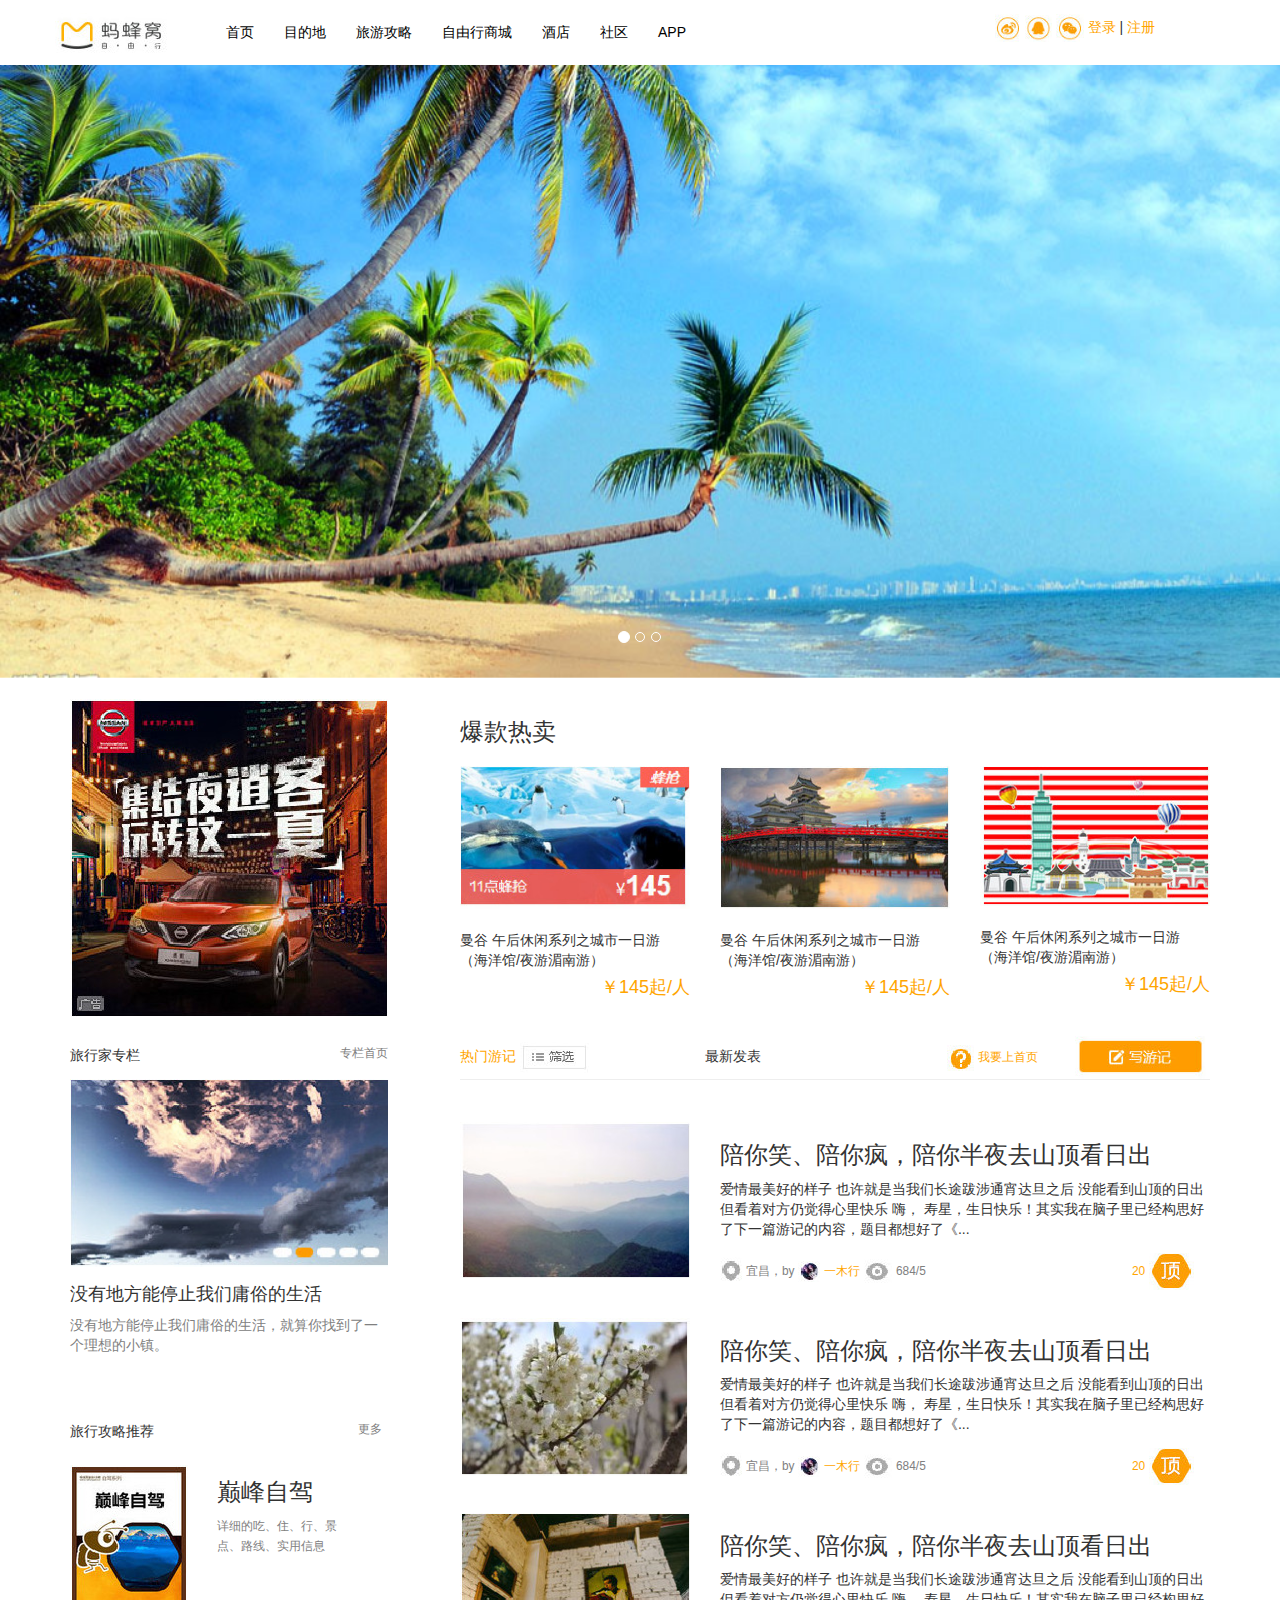
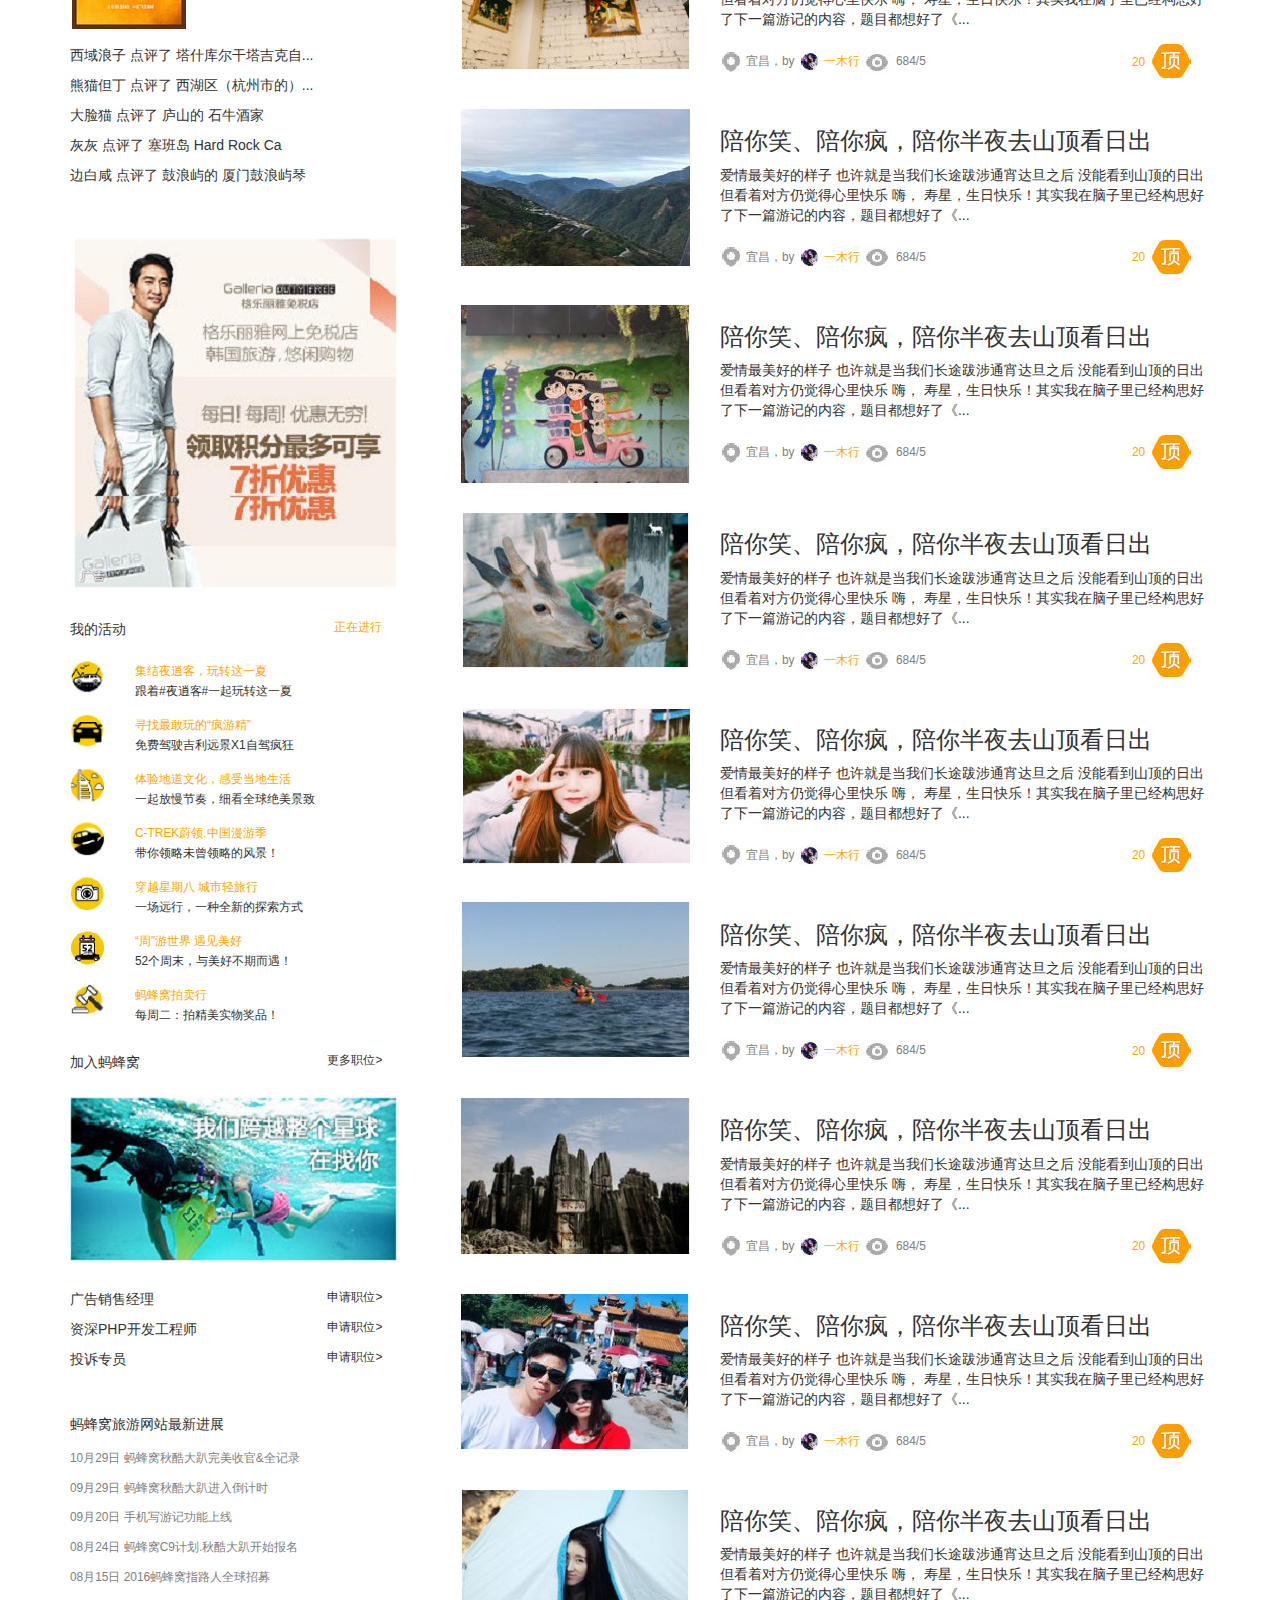
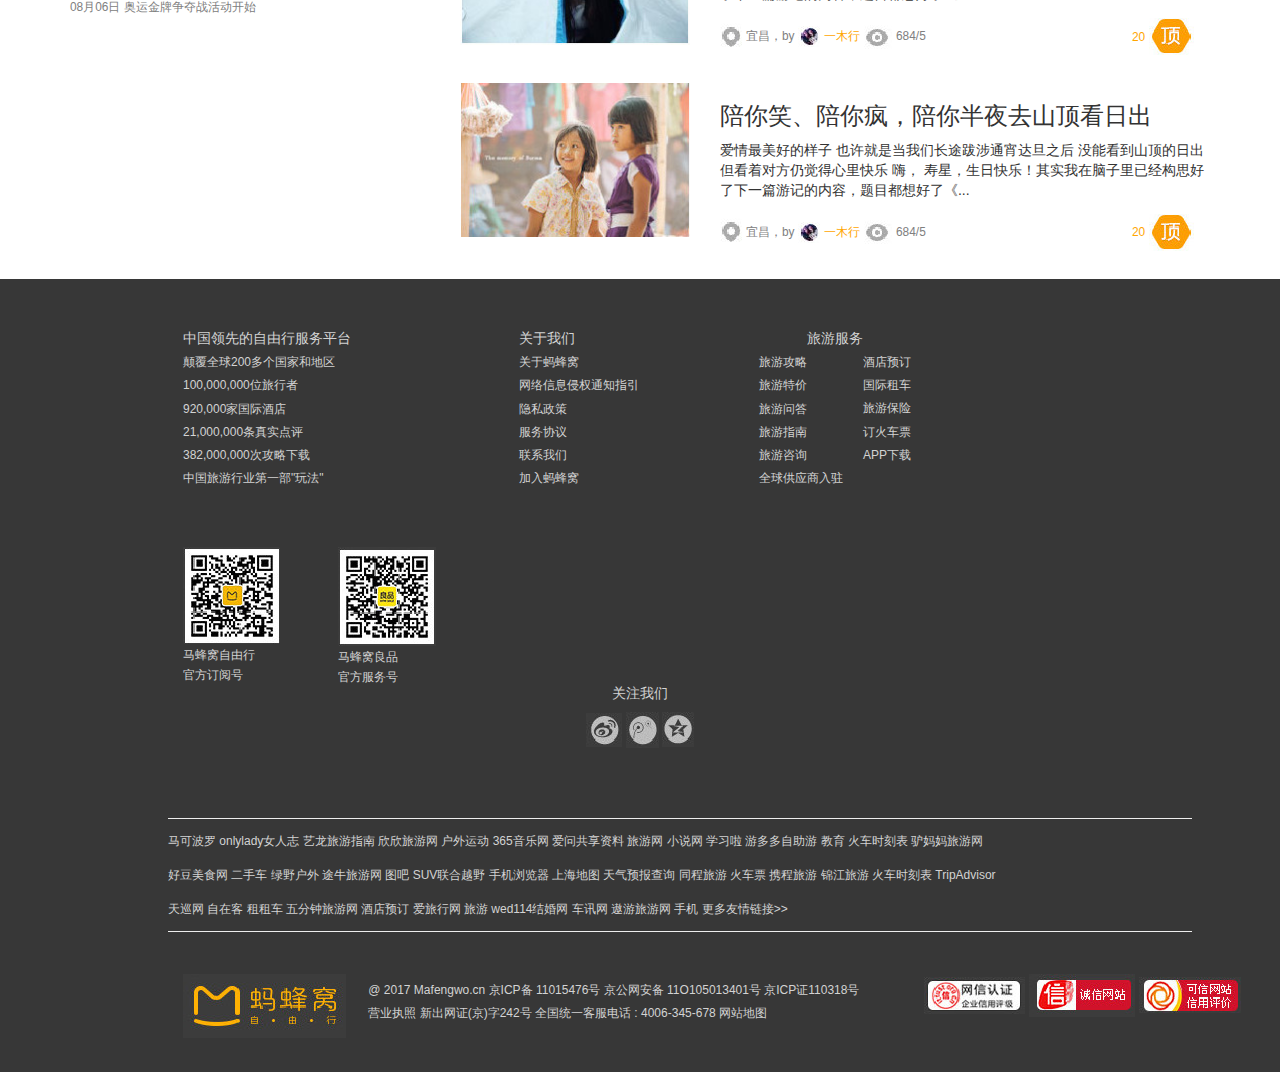
<file: index.html>
﻿<!doctype html>
<html>
  <head>
    <title>蚂蚁窝</title>
	<link href="style/bootstrap.min.css" rel="stylesheet">
    <script src="style/js/jquery.js"></script>
    <script src="style/js/bootstrap.min.js"></script>
	<link href="css.css" rel="stylesheet">
	<link href="style.css" rel="stylesheet">
	<script>
	  $(document).ready(function(){
	    $("#my-1").carousel({
		  interval:2000
		});
	  })
	</script>
  </head>
  <body>
       <!--导航开始-->
		<nav class="navbar navbar-default navbar-fixed-top">
		    <div class="nav_a container">
			    <div class="navbar-header">
				    <button type="button" class="navbar-toggle collapsed" data-toggle="collapse" data-target="#mycoll">
					    <span class="icon-bar"></span>
						<span class="icon-bar"></span>
						<span class="icon-bar"></span>
					</button>
			        <a class="navbar-brand">
				       <img class="logo img-responsive" src="images/logo.jpg"/>
				    </a>
			    </div>
				<div class="collapse navbar-collapse" id="mycoll">
			        <ul class="nav navbar-nav">
	                    <li><a href="index.html">首页</a></li>
                        <li><a href="mudi.html">目的地</a></li> 
                        <li><a href="cs.html">旅游攻略</a></li> 
                        <li><a href="lv_content.html">自由行商城</a></li> 
						<li><a href="jiudian.html">酒店</a></li> 
						<li><a href="content.html">社区</a></li>
						<li><a href="">APP</a></li>  
		            </ul>
					<ul>
					   <div class="nav_right">
						  <img src="images/nav_a.jpg" class="img-responsive"/>
				          <img src="images/nav_b.jpg" class="img-responsive"/>
				          <img src="images/nav_c.jpg" class="img-responsive"/>
						  <a href="">登录</a> | <a href="">注册</a>
					   </div>
					</ul>
				</div>
			</div>
		</nav>
   <!--导航结束-->
   
   <!--轮播开始-->
     <div class="container-fulid">
	    <div id="my-1" class="carousel slide">
			<ol class="carousel-indicators">
			   <li data-target="#my-1" data-slide-to="0" class="active"></li>
			   <li data-target="#my-1" data-slide-to="1" ></li>
			   <li data-target="#my-1" data-slide-to="2" ></li>
			</ol>
		 <div class="carousel-inner">
		    <div class="active item">
				<img class="img-responsive" src="images/1.jpg" width="100%"/>
			</div>
			<div class="item">
				<img class="img-responsive" src="images/1.jpg" width="100%"/>
			</div>
			<div class="item">
				<img class="img-responsive" src="images/1.jpg" width="100%"/>
			</div>
			<div class="item">
				<img class="img-responsive" src="images/1.jpg" width="100%"/>
			</div>
			<div class="item">
				<img class="img-responsive" src="images/1.jpg" width="100%"/>
			</div>
		 </div>
	    </div>
	 </div>
   <!--轮播结束-->
   
   <!--内容结束-->
   <div class="container-fulid con">
      <div class="container">
	     <div class="row">
		    <div class="col-xs-4">
			   <img src="images/con_a.jpg" class="img-responsive"/>
			   <div class="con_b">
			      <p>旅行家专栏 <small class="small">专栏首页</small></p>
				  <img src="images/con_f.jpg" class="img img-responsive"/>
			      <h4>没有地方能停止我们庸俗的生活</h4>
				  <p class="p">没有地方能停止我们庸俗的生活，就算你找到了一个理想的小镇。</p>
			   </div>
			   <div class="con_c">
			     <p>旅行攻略推荐 <small class="small_a">更多</small></p>
			       <div class="row">
				      <div class="col-xs-6">
				         <img src="images/con_g.jpg" class="img img-responsive"/>
				      </div>
					  <div class="col-xs-6">
				         <div class="con_d">
				            <h3>巅峰自驾</h3>
				            <small>详细的吃、住、行、景</small><br/><small>点、路线、实用信息</small>
				         </div>
					  </div>
				   </div>
				   <div class="con_f">
				     <p>西域浪子 点评了 塔什库尔干塔吉克自...</p>
					 <p>熊猫但丁 点评了 西湖区（杭州市的）...</p>
					 <p>大脸猫 点评了 庐山的 石牛酒家</p>
					 <p>灰灰 点评了 塞班岛 Hard Rock Ca</p>
					 <p>边白咸 点评了 鼓浪屿的 厦门鼓浪屿琴</p>
				   </div>
				   <img src="images/con_h.jpg" class="img img-responsive"/>
			   </div>
			   <div class="con_g">
				  <p>我的活动 <small class="small_b">正在进行</small></p>
				  <div class="con_h row">
				     <div class="col-xs-2">
					    <img src="images/icon_a.jpg" class="img-responsive"/>
					 </div>
					 <div class="col-xs-10">
					    <small class="con_j">集结夜逍客，玩转这一夏</small></br>
						<small>跟着#夜逍客#一起玩转这一夏</small>
					 </div>
				  </div>
				  <div class="con_k row">
				     <div class="col-xs-2">
					    <img src="images/icon_b.jpg" class="img-responsive"/>
					 </div>
					 <div class="col-xs-10">
					    <small class="con_j">寻找最敢玩的“疯游精”</small></br>
						<small>免费驾驶吉利远景X1自驾疯狂</small>
					 </div>
				  </div>
				  <div class="con_k row">
				     <div class="col-xs-2">
					    <img src="images/icon_c.jpg" class="img-responsive"/>
					 </div>
					 <div class="col-xs-10">
					    <small class="con_j">体验地道文化，感受当地生活</small></br>
						<small>一起放慢节奏，细看全球绝美景致</small>
					 </div>
				  </div>
				  <div class="con_k row">
				     <div class="col-xs-2">
					    <img src="images/icon_d.jpg" class="img-responsive"/>
					 </div>
					 <div class="col-xs-10">
					    <small class="con_j">C-TREK蔚领.中国漫游季</small></br>
						<small>带你领略未曾领略的风景！</small>
					 </div>
				  </div>
				  <div class="con_k row">
				     <div class="col-xs-2">
					    <img src="images/icon_f.jpg" class="img-responsive"/>
					 </div>
					 <div class="col-xs-10">
					    <small class="con_j">穿越星期八 城市轻旅行</small></br>
						<small>一场远行，一种全新的探索方式</small>
					 </div>
				  </div>
				  <div class="con_k row">
				     <div class="col-xs-2">
					    <img src="images/icon_g.jpg" class="img-responsive"/>
					 </div>
					 <div class="col-xs-10">
					    <small class="con_j">“周”游世界 遇见美好</small></br>
						<small>52个周末，与美好不期而遇！</small>
					 </div>
				  </div>
				  <div class="con_k row">
				     <div class="col-xs-2">
					    <img src="images/icon_h.jpg" class="img-responsive"/>
					 </div>
					 <div class="col-xs-10">
					    <small class="con_j">蚂蜂窝拍卖行</small></br>
						<small>每周二：拍精美实物奖品！</small>
					 </div>
				  </div>
			   </div>
			   <div class="con_l">
			      <p>加入蚂蜂窝 <small class="small_c">更多职位></small></p>
				  <img src="images/con_j.jpg" class="img-responsive"/>
				  <p>广告销售经理 <small class="small_c">申请职位></small></p>
				  <p>资深PHP开发工程师 <small class="small_c">申请职位></small></p>
				  <p>投诉专员 <small class="small_c">申请职位></small></p>
			   </div>
			   <div class="con_i">
			      <p>蚂蜂窝旅游网站最新进展</p>
			      <small>10月29日 蚂蜂窝秋酷大趴完美收官&全记录</small></br>
				  <small>09月29日 蚂蜂窝秋酷大趴进入倒计时</small></br>
				  <small>09月20日 手机写游记功能上线</small></br>
				  <small>08月24日 蚂蜂窝C9计划.秋酷大趴开始报名</small></br>
				  <small>08月15日 2016蚂蜂窝指路人全球招募</small></br>
				  <small>08月06日 奥运金牌争夺战活动开始</small>
			   </div>
			</div>
			<div class="col-xs-8">
			   <h3>爆款热卖</h3> 
			   <div class="row con_a">
			      <div class="col-xs-4">
				     <img src="images/con_b.jpg" class="img-responsive"/>
					 <div class="a">
					   <p>曼谷 午后休闲系列之城市一日游 （海洋馆/夜游湄南游）</p>
					   <h4>￥145起/人</h4>
					 </div>
				  </div>
				  <div class="col-xs-4">
				     <img src="images/con_c.jpg" class="img-responsive"/>
					 <div class="a">
					   <p>曼谷 午后休闲系列之城市一日游 （海洋馆/夜游湄南游）</p>
					   <h4>￥145起/人</h4>
					 </div>
				  </div>
				  <div class="col-xs-4">
				     <img src="images/con_d.jpg" class="img-responsive"/>
					 <div class="a">
					   <p>曼谷 午后休闲系列之城市一日游 （海洋馆/夜游湄南游）</p>
					   <h4>￥145起/人</h4>
					 </div>
				  </div>
			   </div>
			   <div class="con_u">
			      <span class="n">热门游记</span>
				  <img src="images/sx.jpg" class="img-responsive"/>
                  <span class="s">最新发表</span>
		          <img src="images/icon.jpg" class="im img-responsive"/>
				  <small>我要上首页</small>
				  <img src="images/yj.jpg" class="img-responsive"/><hr/>
			   </div>
			   <div class="con_t"> 
			      <div class="row com">
				     <div class="col-xs-4">
					    <img src="images/a.jpg" class="img-responsive"/> 
					 </div>
					 <div class="col-xs-8">
					    <h3>陪你笑、陪你疯，陪你半夜去山顶看日出</h3>
						</p>爱情最美好的样子 也许就是当我们长途跋涉通宵达旦之后 没能看到山顶的日出 但看着对方仍觉得心里快乐 嗨， 寿星，生日快乐！其实我在脑子里已经构思好了下一篇游记的内容，题目都想好了《...</p>
					     <div class="con_r">
						    <img src="images/icon_q.jpg" class="img-responsive"/>
							<small>宜昌，by</small>
							<img src="images/icon_img.jpg" class="img-responsive"/>
							<small class="o">一木行</small>
							<img src="images/icon_w.jpg" class="img-responsive"/>
							<small>684/5</small>
							<small class="sm">20</small>
							<img src="images/ding.jpg" class="img-responsive"/>
						 </div>
					 </div>
				  </div>
				  
				  <div class="row com">
				     <div class="col-xs-4">
					    <img src="images/b.jpg" class="img-responsive"/> 
					 </div>
					 <div class="col-xs-8">
					    <h3>陪你笑、陪你疯，陪你半夜去山顶看日出</h3>
						</p>爱情最美好的样子 也许就是当我们长途跋涉通宵达旦之后 没能看到山顶的日出 但看着对方仍觉得心里快乐 嗨， 寿星，生日快乐！其实我在脑子里已经构思好了下一篇游记的内容，题目都想好了《...</p>
					     <div class="con_r">
						    <img src="images/icon_q.jpg" class="img-responsive"/>
							<small>宜昌，by</small>
							<img src="images/icon_img.jpg" class="img-responsive"/>
							<small class="o">一木行</small>
							<img src="images/icon_w.jpg" class="img-responsive"/>
							<small>684/5</small>
							<small class="sm">20</small>
							<img src="images/ding.jpg" class="img-responsive"/>
						 </div>
					 </div>
				  </div>
				  
				  <div class="row com">
				     <div class="col-xs-4">
					    <img src="images/c.jpg" class="img-responsive"/> 
					 </div>
					 <div class="col-xs-8">
					    <h3>陪你笑、陪你疯，陪你半夜去山顶看日出</h3>
						</p>爱情最美好的样子 也许就是当我们长途跋涉通宵达旦之后 没能看到山顶的日出 但看着对方仍觉得心里快乐 嗨， 寿星，生日快乐！其实我在脑子里已经构思好了下一篇游记的内容，题目都想好了《...</p>
					     <div class="con_r">
						    <img src="images/icon_q.jpg" class="img-responsive"/>
							<small>宜昌，by</small>
							<img src="images/icon_img.jpg" class="img-responsive"/>
							<small class="o">一木行</small>
							<img src="images/icon_w.jpg" class="img-responsive"/>
							<small>684/5</small>
							<small class="sm">20</small>
							<img src="images/ding.jpg" class="img-responsive"/>
						 </div>
					 </div>
				  </div>
				  
				  <div class="row com">
				     <div class="col-xs-4">
					    <img src="images/d.jpg" class="img-responsive"/> 
					 </div>
					 <div class="col-xs-8">
					    <h3>陪你笑、陪你疯，陪你半夜去山顶看日出</h3>
						</p>爱情最美好的样子 也许就是当我们长途跋涉通宵达旦之后 没能看到山顶的日出 但看着对方仍觉得心里快乐 嗨， 寿星，生日快乐！其实我在脑子里已经构思好了下一篇游记的内容，题目都想好了《...</p>
					     <div class="con_r">
						    <img src="images/icon_q.jpg" class="img-responsive"/>
							<small>宜昌，by</small>
							<img src="images/icon_img.jpg" class="img-responsive"/>
							<small class="o">一木行</small>
							<img src="images/icon_w.jpg" class="img-responsive"/>
							<small>684/5</small>
							<small class="sm">20</small>
							<img src="images/ding.jpg" class="img-responsive"/>
						 </div>
					 </div>
				  </div>
				  
				  <div class="row com">
				     <div class="col-xs-4">
					    <img src="images/e.jpg" class="img-responsive"/> 
					 </div>
					 <div class="col-xs-8">
					    <h3>陪你笑、陪你疯，陪你半夜去山顶看日出</h3>
						</p>爱情最美好的样子 也许就是当我们长途跋涉通宵达旦之后 没能看到山顶的日出 但看着对方仍觉得心里快乐 嗨， 寿星，生日快乐！其实我在脑子里已经构思好了下一篇游记的内容，题目都想好了《...</p>
					     <div class="con_r">
						    <img src="images/icon_q.jpg" class="img-responsive"/>
							<small>宜昌，by</small>
							<img src="images/icon_img.jpg" class="img-responsive"/>
							<small class="o">一木行</small>
							<img src="images/icon_w.jpg" class="img-responsive"/>
							<small>684/5</small>
							<small class="sm">20</small>
							<img src="images/ding.jpg" class="img-responsive"/>
						 </div>
					 </div>
				  </div>
				  
				  <div class="row com">
				     <div class="col-xs-4">
					    <img src="images/f.jpg" class="img-responsive"/> 
					 </div>
					 <div class="col-xs-8">
					    <h3>陪你笑、陪你疯，陪你半夜去山顶看日出</h3>
						</p>爱情最美好的样子 也许就是当我们长途跋涉通宵达旦之后 没能看到山顶的日出 但看着对方仍觉得心里快乐 嗨， 寿星，生日快乐！其实我在脑子里已经构思好了下一篇游记的内容，题目都想好了《...</p>
					     <div class="con_r">
						    <img src="images/icon_q.jpg" class="img-responsive"/>
							<small>宜昌，by</small>
							<img src="images/icon_img.jpg" class="img-responsive"/>
							<small class="o">一木行</small>
							<img src="images/icon_w.jpg" class="img-responsive"/>
							<small>684/5</small>
							<small class="sm">20</small>
							<img src="images/ding.jpg" class="img-responsive"/>
						 </div>
					 </div>
				  </div>
				  
				  <div class="row com">
				     <div class="col-xs-4">
					    <img src="images/g.jpg" class="img-responsive"/> 
					 </div>
					 <div class="col-xs-8">
					    <h3>陪你笑、陪你疯，陪你半夜去山顶看日出</h3>
						</p>爱情最美好的样子 也许就是当我们长途跋涉通宵达旦之后 没能看到山顶的日出 但看着对方仍觉得心里快乐 嗨， 寿星，生日快乐！其实我在脑子里已经构思好了下一篇游记的内容，题目都想好了《...</p>
					     <div class="con_r">
						    <img src="images/icon_q.jpg" class="img-responsive"/>
							<small>宜昌，by</small>
							<img src="images/icon_img.jpg" class="img-responsive"/>
							<small class="o">一木行</small>
							<img src="images/icon_w.jpg" class="img-responsive"/>
							<small>684/5</small>
							<small class="sm">20</small>
							<img src="images/ding.jpg" class="img-responsive"/>
						 </div>
					 </div>
				  </div>
				  
				  <div class="row com">
				     <div class="col-xs-4">
					    <img src="images/h.jpg" class="img-responsive"/> 
					 </div>
					 <div class="col-xs-8">
					    <h3>陪你笑、陪你疯，陪你半夜去山顶看日出</h3>
						</p>爱情最美好的样子 也许就是当我们长途跋涉通宵达旦之后 没能看到山顶的日出 但看着对方仍觉得心里快乐 嗨， 寿星，生日快乐！其实我在脑子里已经构思好了下一篇游记的内容，题目都想好了《...</p>
					     <div class="con_r">
						    <img src="images/icon_q.jpg" class="img-responsive"/>
							<small>宜昌，by</small>
							<img src="images/icon_img.jpg" class="img-responsive"/>
							<small class="o">一木行</small>
							<img src="images/icon_w.jpg" class="img-responsive"/>
							<small>684/5</small>
							<small class="sm">20</small>
							<img src="images/ding.jpg" class="img-responsive"/>
						 </div>
					 </div>
				  </div>
				  
				  <div class="row com">
				     <div class="col-xs-4">
					    <img src="images/i.jpg" class="img-responsive"/> 
					 </div>
					 <div class="col-xs-8">
					    <h3>陪你笑、陪你疯，陪你半夜去山顶看日出</h3>
						</p>爱情最美好的样子 也许就是当我们长途跋涉通宵达旦之后 没能看到山顶的日出 但看着对方仍觉得心里快乐 嗨， 寿星，生日快乐！其实我在脑子里已经构思好了下一篇游记的内容，题目都想好了《...</p>
					     <div class="con_r">
						    <img src="images/icon_q.jpg" class="img-responsive"/>
							<small>宜昌，by</small>
							<img src="images/icon_img.jpg" class="img-responsive"/>
							<small class="o">一木行</small>
							<img src="images/icon_w.jpg" class="img-responsive"/>
							<small>684/5</small>
							<small class="sm">20</small>
							<img src="images/ding.jpg" class="img-responsive"/>
						 </div>
					 </div>
				  </div>
				  
				  <div class="row com">
				     <div class="col-xs-4">
					    <img src="images/j.jpg" class="img-responsive"/> 
					 </div>
					 <div class="col-xs-8">
					    <h3>陪你笑、陪你疯，陪你半夜去山顶看日出</h3>
						</p>爱情最美好的样子 也许就是当我们长途跋涉通宵达旦之后 没能看到山顶的日出 但看着对方仍觉得心里快乐 嗨， 寿星，生日快乐！其实我在脑子里已经构思好了下一篇游记的内容，题目都想好了《...</p>
					     <div class="con_r">
						    <img src="images/icon_q.jpg" class="img-responsive"/>
							<small>宜昌，by</small>
							<img src="images/icon_img.jpg" class="img-responsive"/>
							<small class="o">一木行</small>
							<img src="images/icon_w.jpg" class="img-responsive"/>
							<small>684/5</small>
							<small class="sm">20</small>
							<img src="images/ding.jpg" class="img-responsive"/>
						 </div>
					 </div>
				  </div>
				  
				  <div class="row com">
				     <div class="col-xs-4">
					    <img src="images/k.jpg" class="img-responsive"/> 
					 </div>
					 <div class="col-xs-8">
					    <h3>陪你笑、陪你疯，陪你半夜去山顶看日出</h3>
						</p>爱情最美好的样子 也许就是当我们长途跋涉通宵达旦之后 没能看到山顶的日出 但看着对方仍觉得心里快乐 嗨， 寿星，生日快乐！其实我在脑子里已经构思好了下一篇游记的内容，题目都想好了《...</p>
					     <div class="con_r">
						    <img src="images/icon_q.jpg" class="img-responsive"/>
							<small>宜昌，by</small>
							<img src="images/icon_img.jpg" class="img-responsive"/>
							<small class="o">一木行</small>
							<img src="images/icon_w.jpg" class="img-responsive"/>
							<small>684/5</small>
							<small class="sm">20</small>
							<img src="images/ding.jpg" class="img-responsive"/>
						 </div>
					 </div>
				  </div>
				  
				  <div class="row com">
				     <div class="col-xs-4">
					    <img src="images/l.jpg" class="img-responsive"/> 
					 </div>
					 <div class="col-xs-8">
					    <h3>陪你笑、陪你疯，陪你半夜去山顶看日出</h3>
						</p>爱情最美好的样子 也许就是当我们长途跋涉通宵达旦之后 没能看到山顶的日出 但看着对方仍觉得心里快乐 嗨， 寿星，生日快乐！其实我在脑子里已经构思好了下一篇游记的内容，题目都想好了《...</p>
					     <div class="con_r">
						    <img src="images/icon_q.jpg" class="img-responsive"/>
							<small>宜昌，by</small>
							<img src="images/icon_img.jpg" class="img-responsive"/>
							<small class="o">一木行</small>
							<img src="images/icon_w.jpg" class="img-responsive"/>
							<small>684/5</small>
							<small class="sm">20</small>
							<img src="images/ding.jpg" class="img-responsive"/>
						 </div>
					 </div>
				  </div>
			   </div>
			</div>
		 </div>
	  </div>
   </div>
   <!--内容结束-->
   
   <!--底部开始-->
   <div class="buttom container-fluid">
	 <div class="">
       <ul class="buttom_a">
	       <li><h5>中国领先的自由行服务平台</h5></li>  
		   <li><h6>颠覆全球200多个国家和地区</h6></li>
		   <li><h6>100,000,000位旅行者</h6></li>
		   <li><h6>920,000家国际酒店</h6></li>
		   <li><h6>21,000,000条真实点评</h6></li>
		   <li><h6>382,000,000次攻略下载</h6></li>
		   <li><h6>中国旅游行业第一部"玩法"</h6></li>
	   </ul>
       <ul class="buttom_a" >
	      <li><h5>关于我们</h5></li> 
		   <li><h6>关于蚂蜂窝</h6></li>
		   <li><h6>网络信息侵权通知指引</h6></li>
		   <li><h6>隐私政策</h6></li>
		   <li><h6>服务协议</h6></li>
		   <li><h6>联系我们</h6></li>
		   <li><h6>加入蚂蜂窝</h6></li>
	   </ul>
       <ul class="buttom_b">
	       <li><h5>旅游服务</h5></li> 
		   <li><h6>旅游攻略</h6></li>
		   <li><h6>旅游特价</h6></li>
		   <li><h6>旅游问答</h6></li>
		   <li><h6>旅游指南</h6></li>
		   <li><h6>旅游咨询</h6></li>
		   <li><h6>全球供应商入驻</h6></li>
	   </ul>
	     <ul class="buttom_c" >
		   <li><h6>酒店预订</h6></li>
		   <li><h6>国际租车</h6></li>
		   <li><h6>旅游保险</h6></li>
		   <li><h6>订火车票</h6></li>
		   <li><h6>APP下载</h6></li>
	   </ul>
	    <div class="buttom_d">
		  <div class="row">
		    <div class="col-xs-6">
		      <img src="images/buttom.jpg" class="img-responsive"/>
			  <small>马蜂窝自由行</small><br/><small>官方订阅号</small>
		    </div>
		    <div class="col-xs-6">
		      <img src="images/buttom_a.jpg" class="img-responsive"/>
			  <small>马蜂窝良品</small><br/><small>官方服务号</small>
		    </div>
		  </div>
	    </div>
	  </div>
	 </div>
	  
	 <div class="buttom_j container-fulid "> 
	    <div class="buttom_l">
	      <h5>关注我们</h5>
		  <img src="images/buttom_icon.jpg"/>
		  <img src="images/buttom_i.jpg" />
		  <img src="images/buttom_c.jpg"/>
	    </div>
	    <div class="buttom_k">
	       <hr/>
	       <h6>马可波罗  onlylady女人志  艺龙旅游指南  欣欣旅游网  户外运动  365音乐网  爱问共享资料  旅游网  小说网  学习啦  游多多自助游  教育  火车时刻表  驴妈妈旅游网</h6>
	       <h6>好豆美食网  二手车  绿野户外  途牛旅游网  图吧  SUV联合越野  手机浏览器  上海地图  天气预报查询  同程旅游  火车票  携程旅游  锦江旅游  火车时刻表  TripAdvisor</h6>
	       <h6>天巡网  自在客  租租车  五分钟旅游网  酒店预订  爱旅行网  旅游  wed114结婚网  车讯网  遨游旅游网  手机  更多友情链接>></h6>
	       <hr/>
		</div>
     </div>

<div class="bottom container-fuild">
  <div class="bott_a">
	 <div class="col-xs-2" >
	    <img src="images/bott_a.jpg">
	 </div>
	 <div class="col-xs-6" >
	    <h6>@ 2017 Mafengwo.cn 京ICP备 11015476号 京公网安备 11O105013401号 京ICP证110318号 </h6>
	    <h6>营业执照 新出网证(京)字242号 全国统一客服电话 : 4006-345-678 网站地图</h6>
	 </div>
	 <div class="col-xs-4" >
	   <img src="images/bott_b.jpg">
	   <img src="images/bott_c.jpg">
	   <img src="images/bott_d.jpg">
	 </div>
   </div>
</div>   
   <!--底部结束-->
  </body>
</html>
</file>
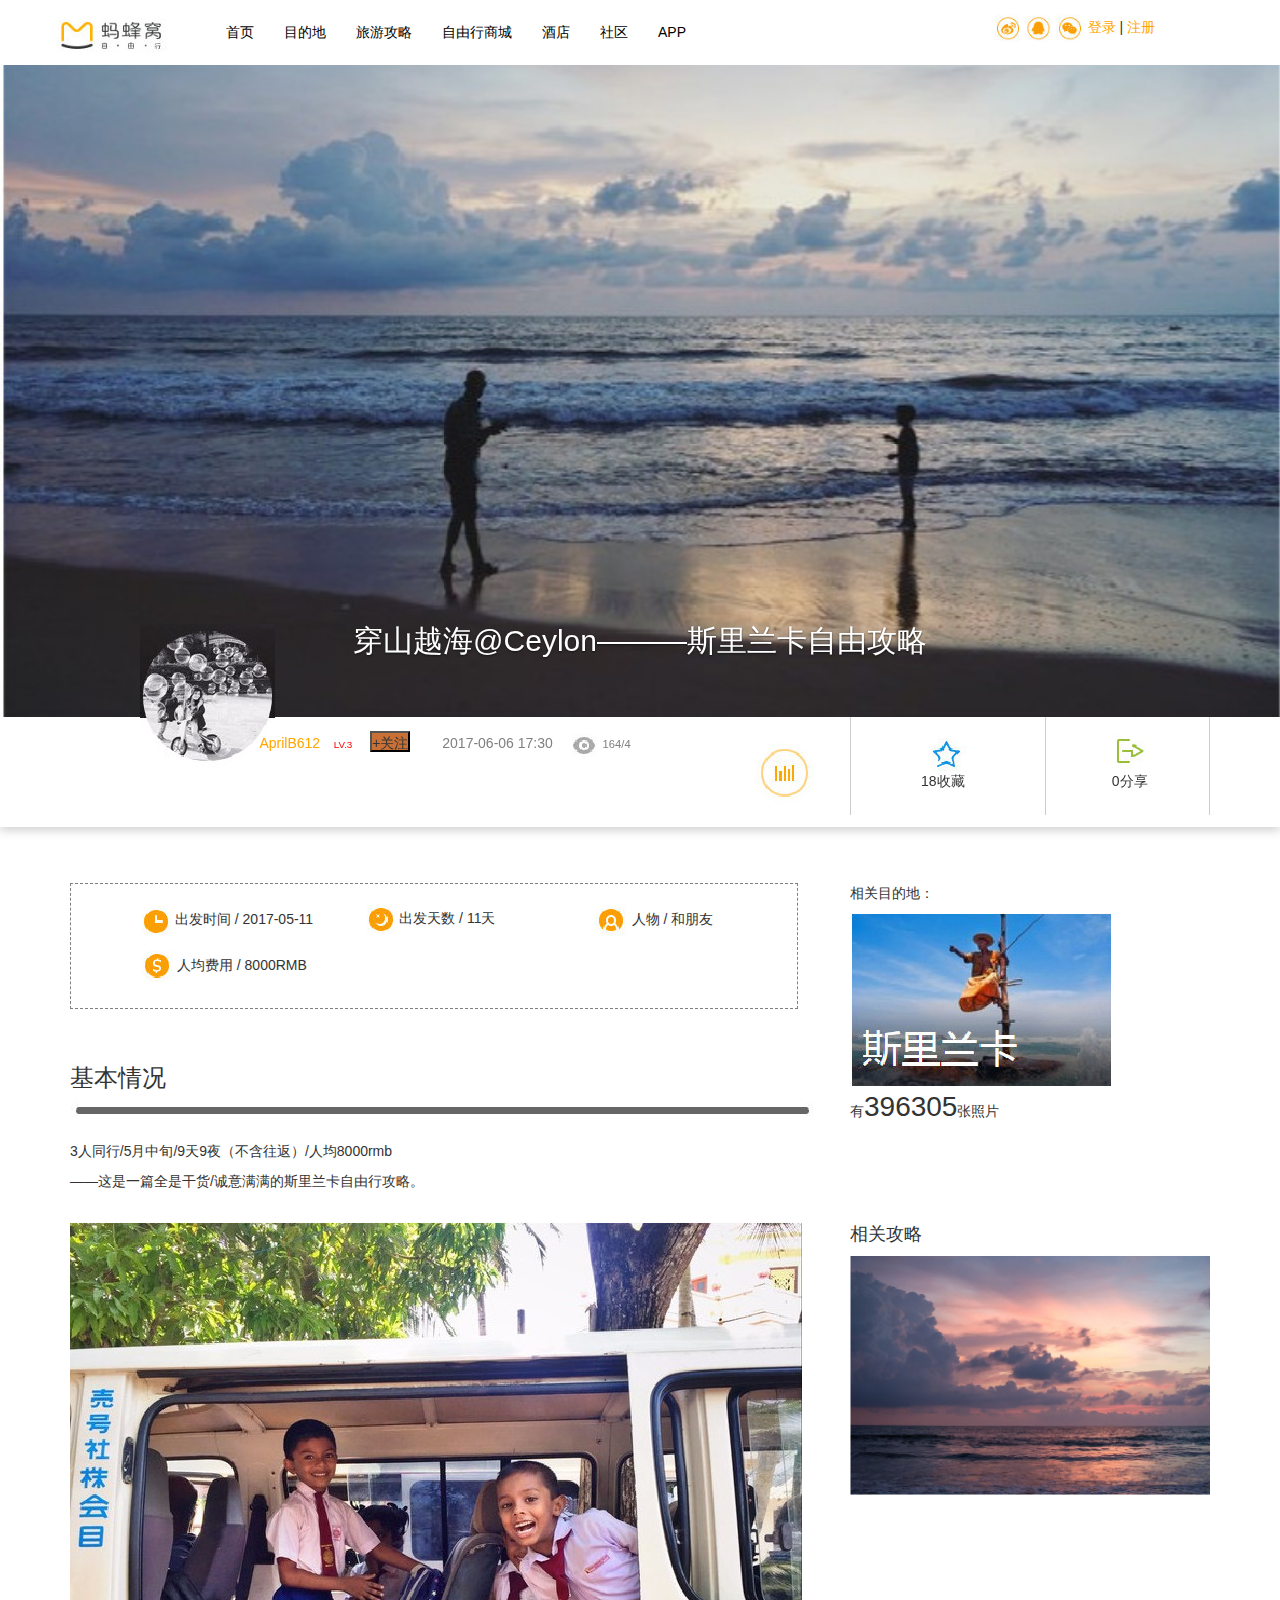
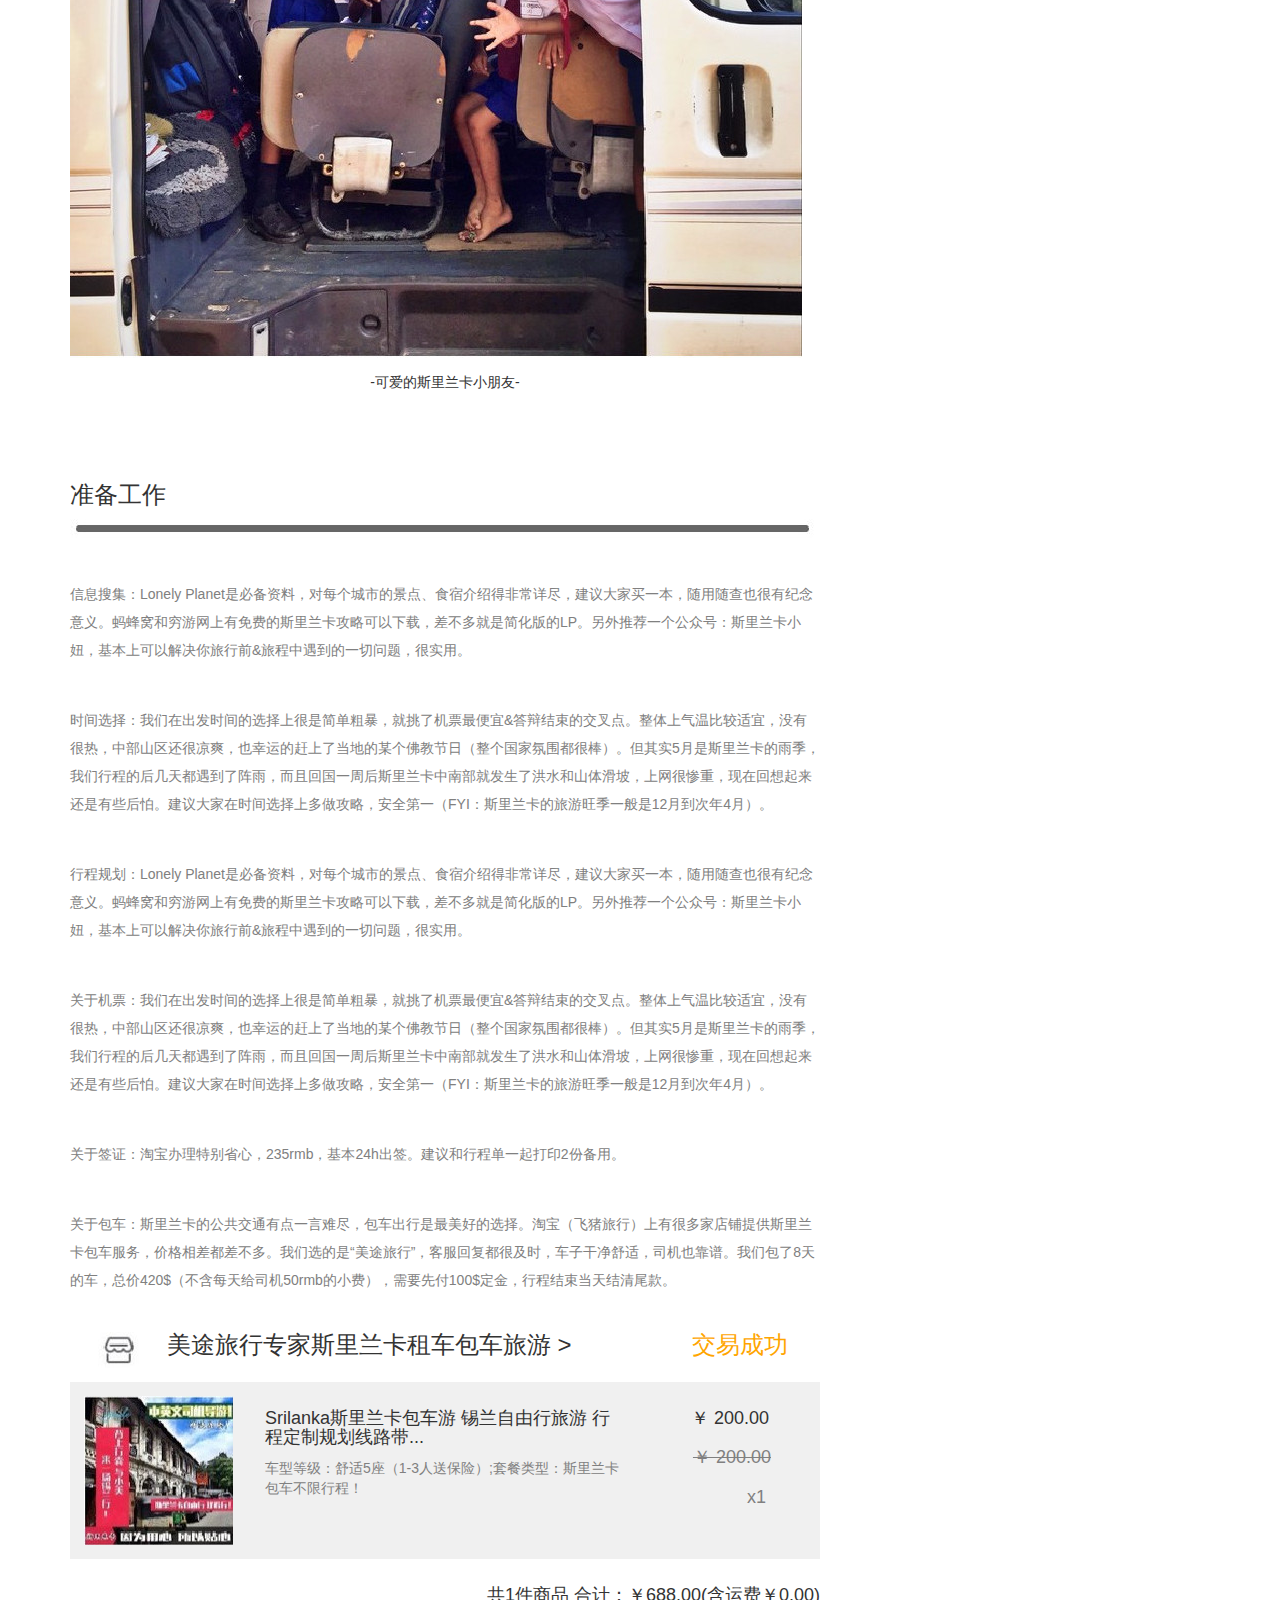
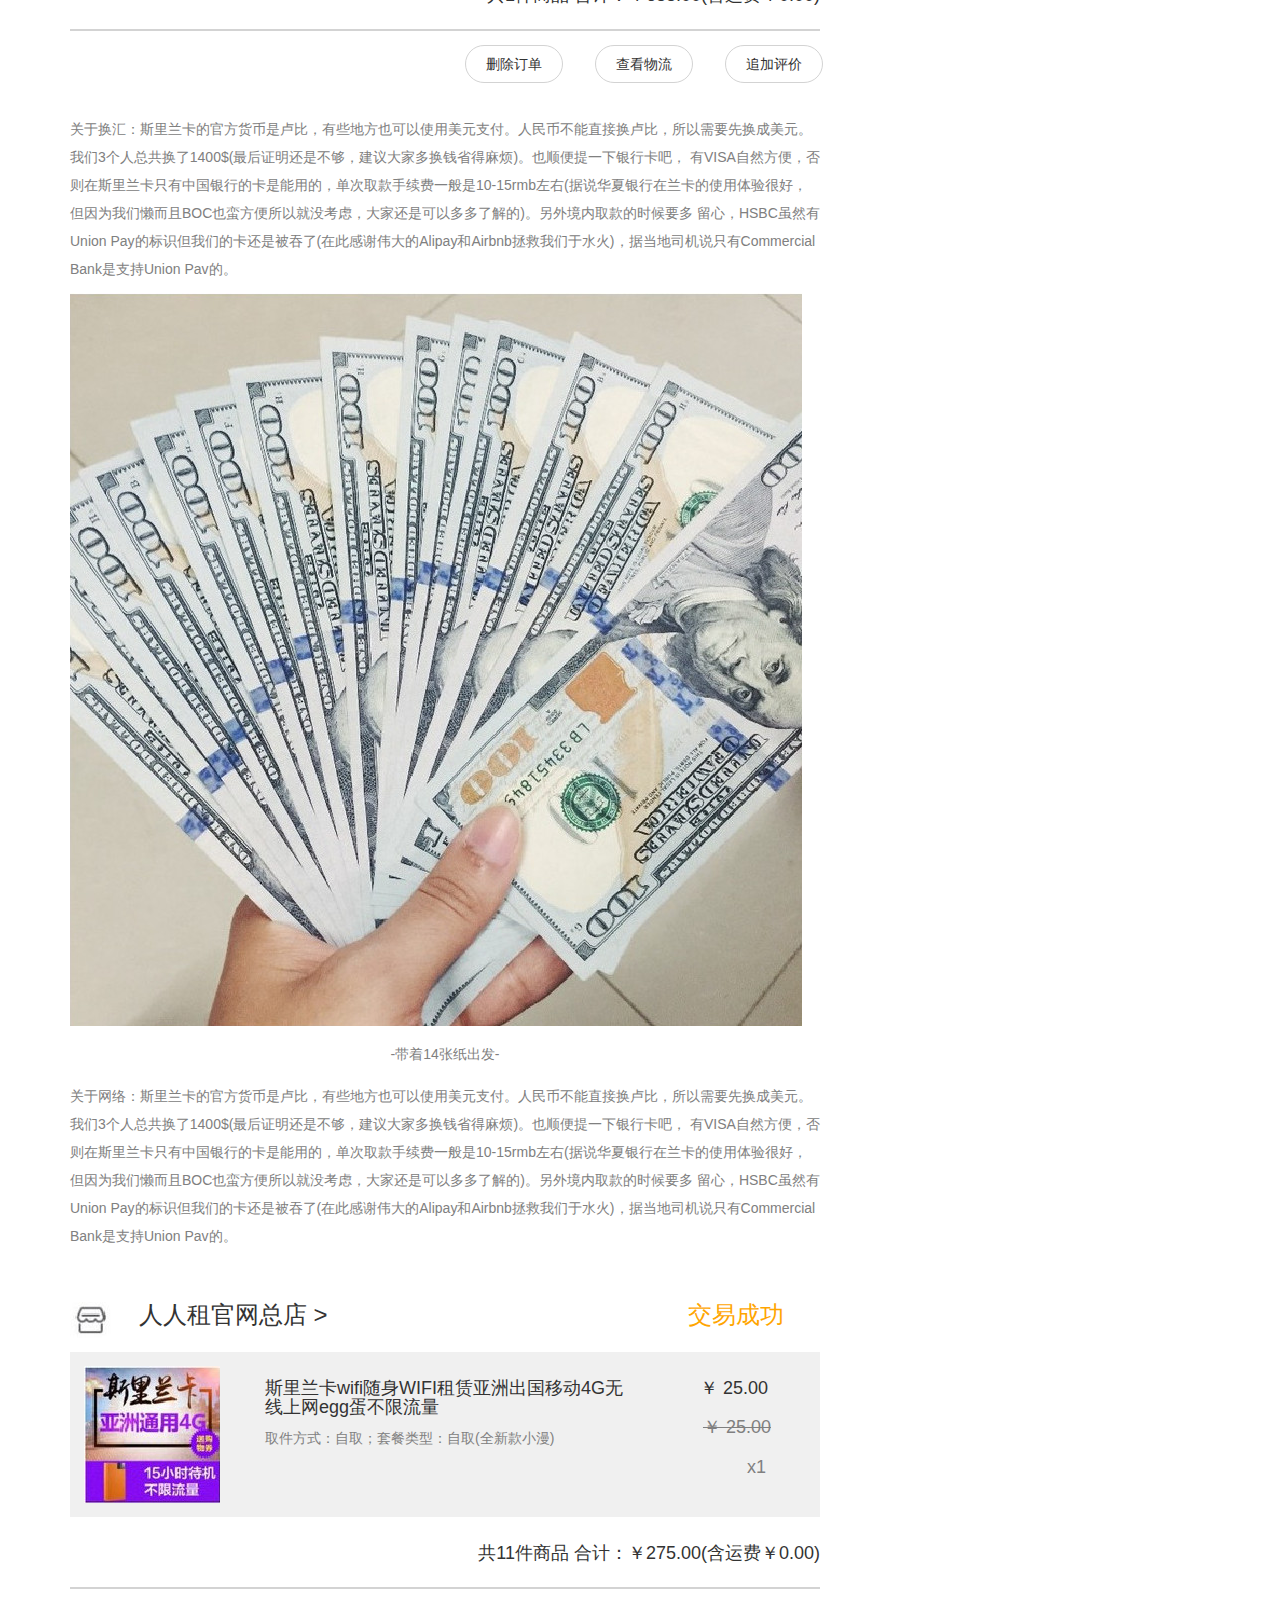
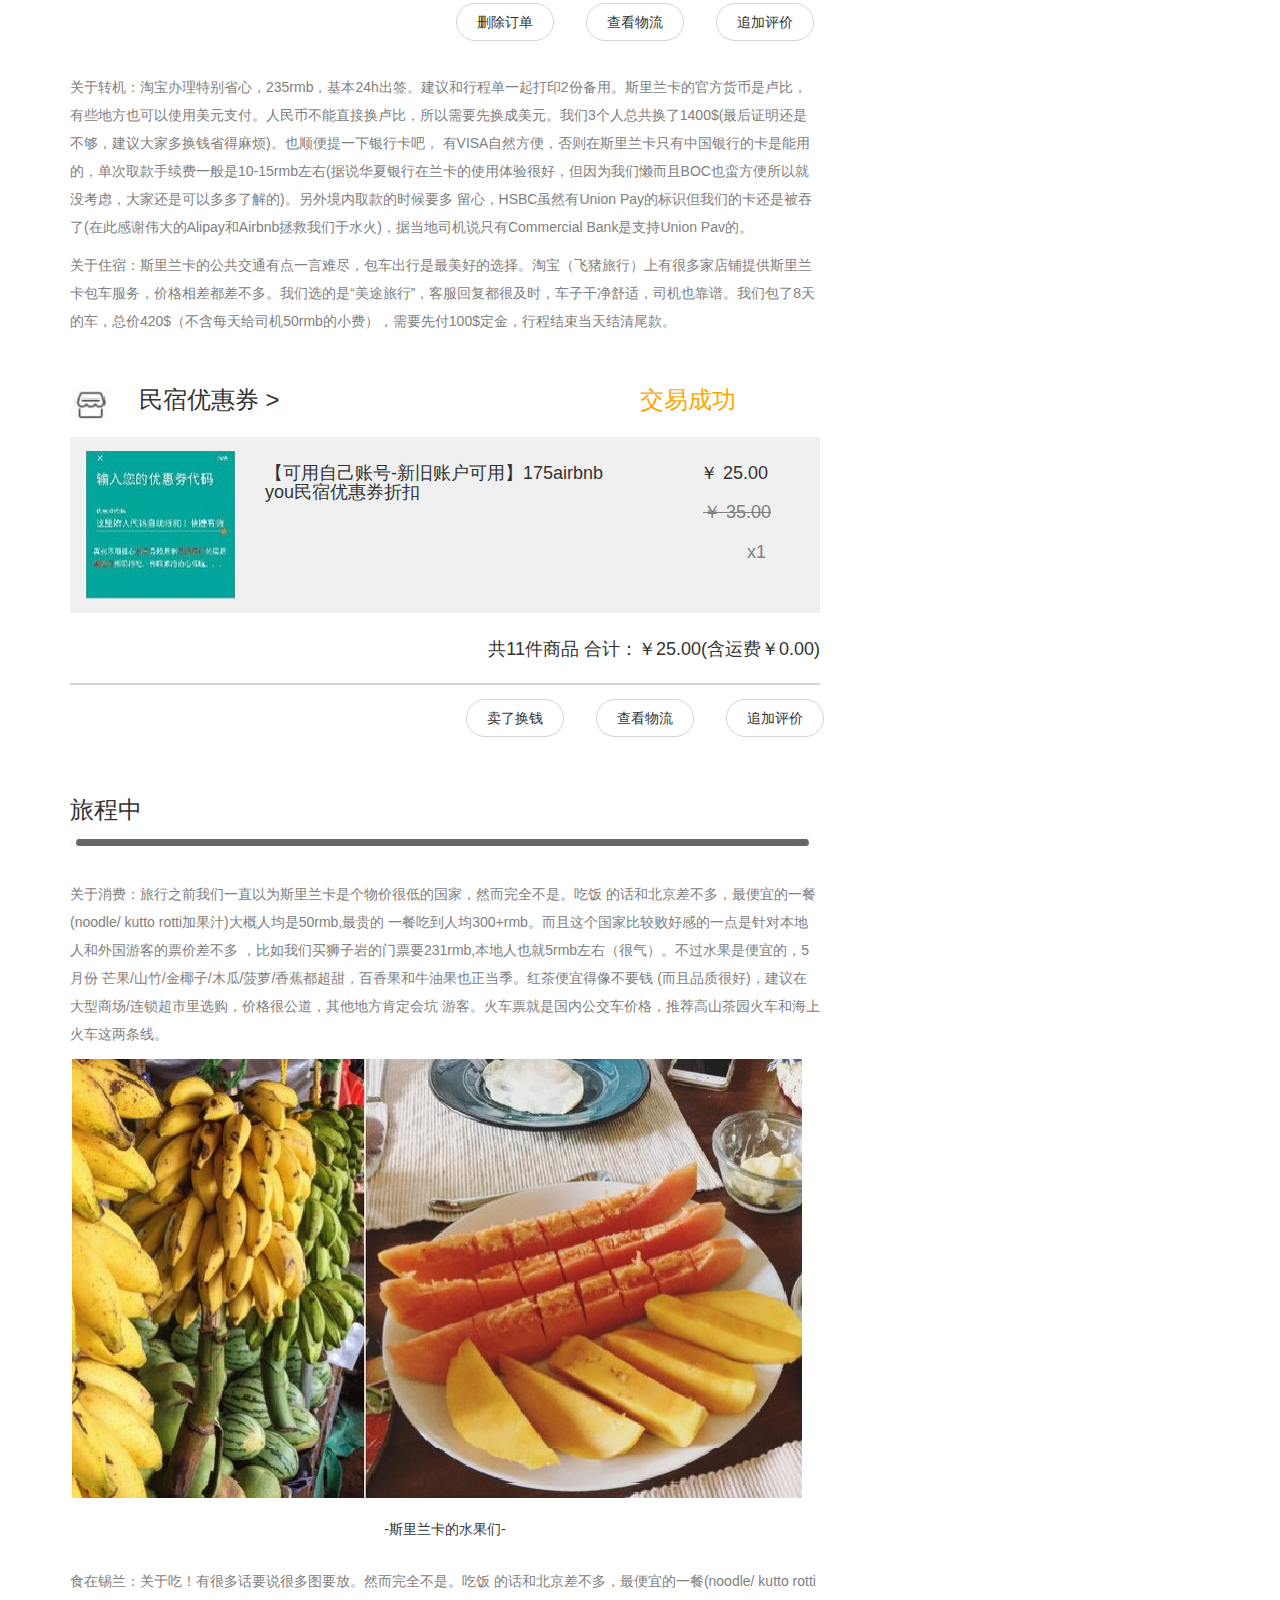
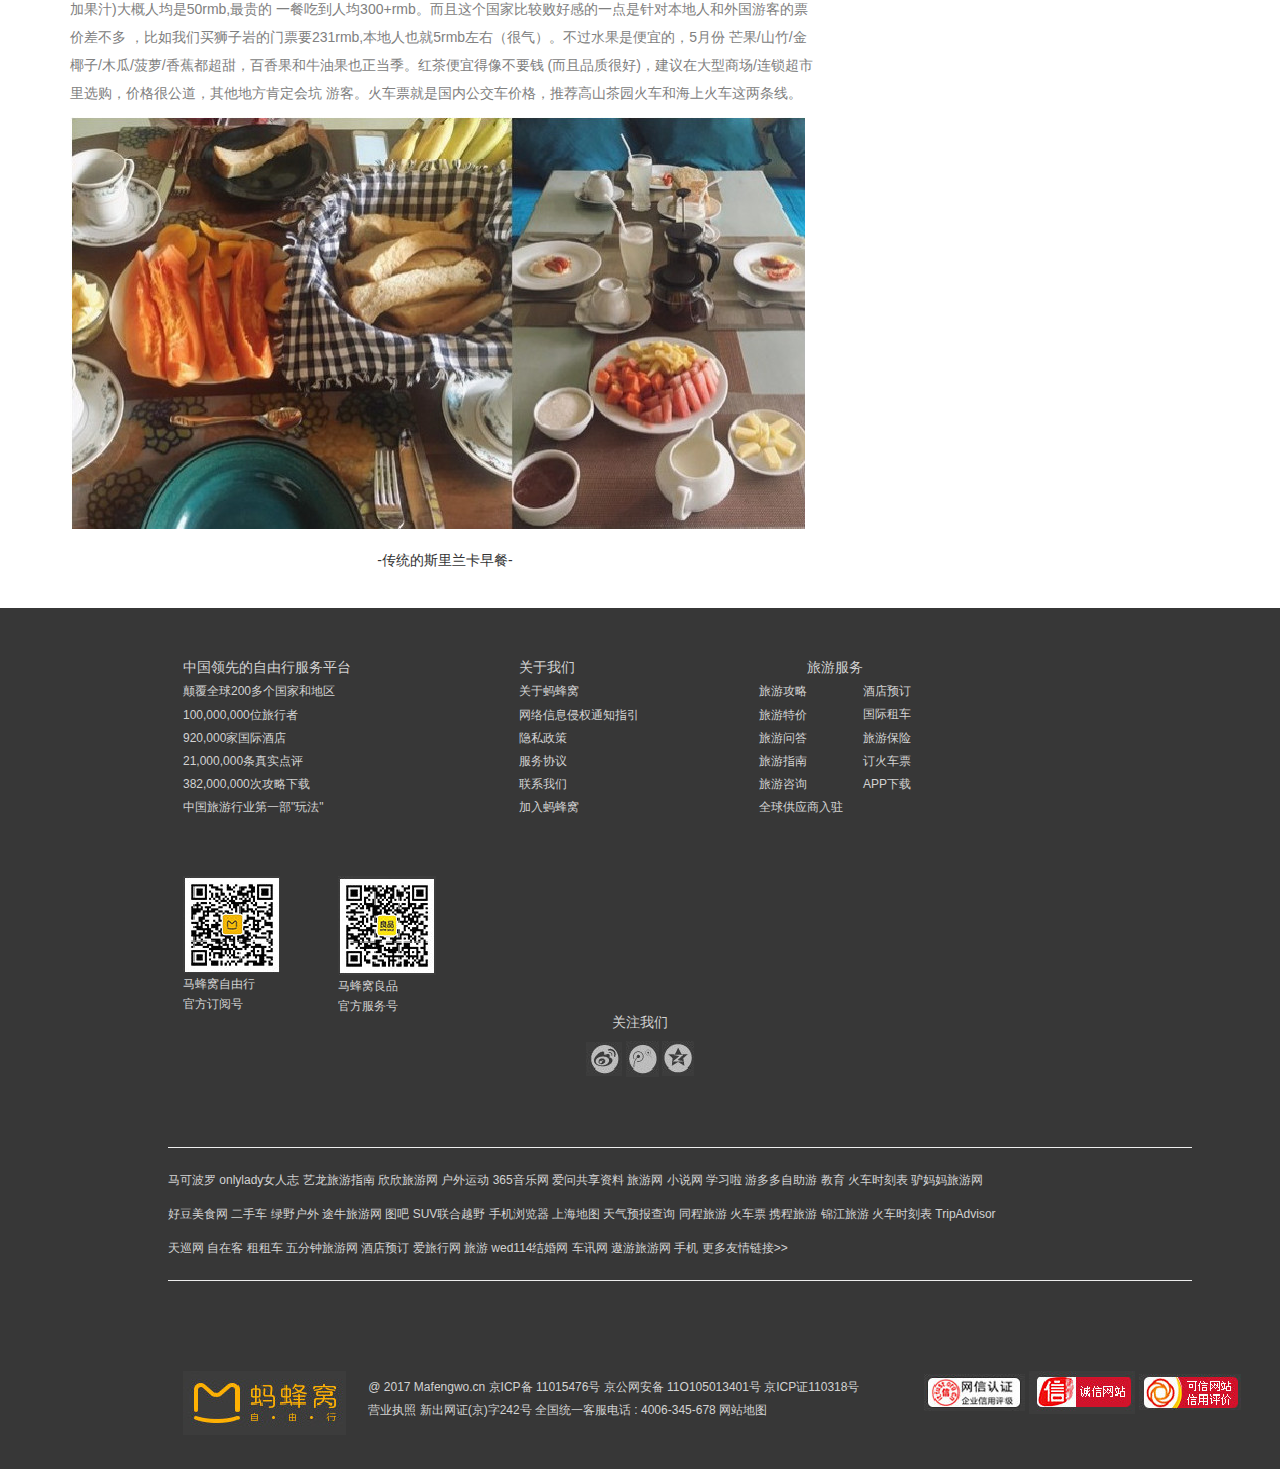
<file: content.html>
﻿<!doctype html>
<html>
  <head>
    <title>蚂蚁窝</title>
	<link href="style/bootstrap.min.css" rel="stylesheet">
    <script src="style/js/jquery.js"></script>
    <script src="style/js/bootstrap.min.js"></script>
	<link href="content.css" rel="stylesheet">
	
	<script>
	  $(document).ready(function(){
	    $("#my-1").carousel({
		  interval:2000
		});
	  })
	</script>
  </head>
  <body>
       <!--导航开始-->
		<nav class="navbar navbar-default navbar-fixed-top">
		    <div class="nav_a container">
			    <div class="navbar-header">
				    <button type="button" class="navbar-toggle collapsed" data-toggle="collapse" data-target="#mycoll">
					    <span class="icon-bar"></span>
						<span class="icon-bar"></span>
						<span class="icon-bar"></span>
					</button>
			        <a class="navbar-brand">
				       <img class="logo img-responsive" src="img/logo.jpg"/>
				    </a>
			    </div>
				<div class="collapse navbar-collapse" id="mycoll">
			        <ul class="nav navbar-nav">
	                    <li><a href="index.html">首页</a></li>
                        <li><a href="mudi.html">目的地</a></li> 
                        <li><a href="cs.html">旅游攻略</a></li> 
                        <li><a href="lv_content.html">自由行商城</a></li> 
						<li><a href="jiudian.html">酒店</a></li> 
						<li><a href="content.html">社区</a></li>
						<li><a href="">APP</a></li>  
		            </ul>
					<ul>
					   <div class="nav_right">
						  <img src="img/nav_a.jpg" class="img-responsive"/>
				          <img src="img/nav_b.jpg" class="img-responsive"/>
				          <img src="img/nav_c.jpg" class="img-responsive"/>
						  <a href="">登录</a> | <a href="">注册</a>
					   </div>
					</ul>
				</div>
			</div>
		</nav>
   <!--导航结束-->
   
   <!--阴影框-->
     <div class="container-fulid">
	    <div class="carousel-inner">
		    <div class="active item">
				<img class="img-responsive" src="img/q.jpg" width="100%"/>
			</div>
			<div class="carousel-caption">
			   <h2>穿山越海@Ceylon———斯里兰卡自由攻略</h2>
			   
			</div>
			 
		</div>
		<div class="con container-fulid">
		  <img class="img img-responsive" src="img/tu.jpg"/>
		   <div class="container">
		       <div class="row">
			      <div class="col-xs-8">
				     <div class="wz">
				        <p class="zimu">AprilB612</p>
					    <small>LV.3</small>
						<button class="butt">+关注</button>
						<span class="spa">2017-06-06 17:30</span>
						<img src="img/icon_w.jpg" class="img-responsive"/>
						<p class="shuzi">164/4</p>
					 </div>
					 <img src="img/icon.jpg" class="im img-responsive"/>
				  </div>
				  <div class="col-xs-2 ">
				     <div class="shoucang">
					    <img src="img/xing.jpg" class="img-responsive"/>
					    <p>18收藏</p>
					 </div>
				  </div>
				  <div class="col-xs-2">
				     <div class="fenxiang">
					    <img src="img/sj.jpg" class="img-responsive"/>
					    <p>0分享</p>
					 </div>	
				  </div>
			   </div>
		   </div>   
		</div>
		<div style="height:6em;"></div>
	 </div>
   <!--阴影框-->
   <!--内容开始-->
    <div class="container-fulid">
	   <div class="container">
	      <div class="row">
		     <div class="col-xs-8">
			    <div class="kuang">
				   <div class="row">
				      <div class="col-xs-4">
					     <img src="img/biao.jpg" class="biao img-responsive"/>
						 <span>出发时间 / 2017-05-11<span>
					  </div>
					  <div class="col-xs-4">
					     <img src="img/yue.jpg" class="biao img-responsive"/>
						 <span>出发天数 / 11天<span>
					  </div>
					  <div class="col-xs-4">
					     <img src="img/ren.jpg" class="biao img-responsive"/>
						 <span>人物 / 和朋友<span>
					  </div>
				   </div> 
				   <div class="fei row">
				      <div class="col-xs-4">
					     <img src="img/fei.jpg" class="biao img-responsive"/>
						 <span>人均费用 / 8000RMB<span>
					  </div>
				   </div>
				</div>
				
				<div class="jiben">
				   <h3>基本情况</h3>
				   <img src="img/xian.jpg" class="img-responsive"/>
				     <div class="p">
				       <p>3人同行/5月中旬/9天9夜（不含往返）/人均8000rmb</p>
				       <p>——这是一篇全是干货/诚意满满的斯里兰卡自由行攻略。</p>
				     </div>
					 <img src="img/b.jpg" class="img-responsive"/>
					 <p class="wz">-可爱的斯里兰卡小朋友-</p>
				</div>
				<div class="zhunbei">
				   <h3>准备工作</h3>
				   <img src="img/xian.jpg" class="img-responsive"/>
				     <div class="gongzuo">
				        <p>信息搜集：Lonely Planet是必备资料，对每个城市的景点、食宿介绍得非常详尽，建议大家买一本，随用随查也很有纪念意义。蚂蜂窝和穷游网上有免费的斯里兰卡攻略可以下载，差不多就是简化版的LP。另外推荐一个公众号：斯里兰卡小妞，基本上可以解决你旅行前&旅程中遇到的一切问题，很实用。</p>
				        <p>时间选择：我们在出发时间的选择上很是简单粗暴，就挑了机票最便宜&答辩结束的交叉点。整体上气温比较适宜，没有很热，中部山区还很凉爽，也幸运的赶上了当地的某个佛教节日（整个国家氛围都很棒）。但其实5月是斯里兰卡的雨季，我们行程的后几天都遇到了阵雨，而且回国一周后斯里兰卡中南部就发生了洪水和山体滑坡，上网很惨重，现在回想起来还是有些后怕。建议大家在时间选择上多做攻略，安全第一（FYI：斯里兰卡的旅游旺季一般是12月到次年4月）。</p>
					    <p>行程规划：Lonely Planet是必备资料，对每个城市的景点、食宿介绍得非常详尽，建议大家买一本，随用随查也很有纪念意义。蚂蜂窝和穷游网上有免费的斯里兰卡攻略可以下载，差不多就是简化版的LP。另外推荐一个公众号：斯里兰卡小妞，基本上可以解决你旅行前&旅程中遇到的一切问题，很实用。</p>
				        <p>关于机票：我们在出发时间的选择上很是简单粗暴，就挑了机票最便宜&答辩结束的交叉点。整体上气温比较适宜，没有很热，中部山区还很凉爽，也幸运的赶上了当地的某个佛教节日（整个国家氛围都很棒）。但其实5月是斯里兰卡的雨季，我们行程的后几天都遇到了阵雨，而且回国一周后斯里兰卡中南部就发生了洪水和山体滑坡，上网很惨重，现在回想起来还是有些后怕。建议大家在时间选择上多做攻略，安全第一（FYI：斯里兰卡的旅游旺季一般是12月到次年4月）。</p>
				        <p>关于签证：淘宝办理特别省心，235rmb，基本24h出签。建议和行程单一起打印2份备用。</p>
					    <p>关于包车：斯里兰卡的公共交通有点一言难尽，包车出行是最美好的选择。淘宝（飞猪旅行）上有很多家店铺提供斯里兰卡包车服务，价格相差都差不多。我们选的是“美途旅行”，客服回复都很及时，车子干净舒适，司机也靠谱。我们包了8天的车，总价420$（不含每天给司机50rmb的小费），需要先付100$定金，行程结束当天结清尾款。</p>
					</div>
				</div>
				<div class="jiaoyi">
				   <img src="img/d.jpg" class="img-responsive"/>
				   <h3>美途旅行专家斯里兰卡租车包车旅游 ><span>交易成功</span></h3>
                   <div class="jiao">
				      <div class="row">
					     <div class="col-xs-3">
						    <img src="img/c.jpg" class="jiao_i img-responsive"/>
						 </div>
						 <div class="col-xs-6">
						    <h4 class="jiao_w">Srilanka斯里兰卡包车游 锡兰自由行旅游 行程定制规划线路带...</h4>
						    <p class="jiao_p">车型等级：舒适5座（1-3人送保险）;套餐类型：斯里兰卡包车不限行程！</p>
						 </div>
						 <div class="col-xs-3">
						    <h4 class="ji">￥ 200.00</h4>
							<del><h4>￥ 200.00</h4></del><br/>
							<h4 class="shu">x1</h4>
						 </div>
					  </div>
				   </div>
                    <h4 class="yi_h">共1件商品 合计：￥688.00(含运费￥0.00)</h4>
                    <div class="xx"></div>	
					  <div class="but">
                         <button class="bu">删除订单</button>
                         <button class="bu">查看物流</button>
                         <button class="bu">追加评价</button>					
				      </div>
					  <div class="huanhui">
				         <p>关于换汇：斯里兰卡的官方货币是卢比，有些地方也可以使用美元支付。人民币不能直接换卢比，所以需要先换成美元。我们3个人总共换了1400$(最后证明还是不够，建议大家多换钱省得麻烦)。也顺便提一下银行卡吧，
					      有VISA自然方便，否则在斯里兰卡只有中国银行的卡是能用的，单次取款手续费一般是10-15rmb左右(据说华夏银行在兰卡的使用体验很好，但因为我们懒而且BOC也蛮方便所以就没考虑，大家还是可以多多了解的)。另外境内取款的时候要多
						   留心，HSBC虽然有Union Pay的标识但我们的卡还是被吞了(在此感谢伟大的Alipay和Airbnb拯救我们于水火)，据当地司机说只有Commercial Bank是支持Union Pav的。</p>
				          <img src="img/e.jpg" class="img-responsive"/>
					      <p class="dai">-带着14张纸出发-</p>
						  
						  <p class="wangluo">关于网络：斯里兰卡的官方货币是卢比，有些地方也可以使用美元支付。人民币不能直接换卢比，所以需要先换成美元。我们3个人总共换了1400$(最后证明还是不够，建议大家多换钱省得麻烦)。也顺便提一下银行卡吧，
					      有VISA自然方便，否则在斯里兰卡只有中国银行的卡是能用的，单次取款手续费一般是10-15rmb左右(据说华夏银行在兰卡的使用体验很好，但因为我们懒而且BOC也蛮方便所以就没考虑，大家还是可以多多了解的)。另外境内取款的时候要多
						   留心，HSBC虽然有Union Pay的标识但我们的卡还是被吞了(在此感谢伟大的Alipay和Airbnb拯救我们于水火)，据当地司机说只有Commercial Bank是支持Union Pav的。</p>
					 </div>
				</div>
				<div class="renren">
				   <img src="img/d.jpg" class="img-responsive"/>
				   <h3>人人租官网总店 ><span>交易成功</span></h3>
                   <div class="jiao">
				      <div class="row">
					     <div class="col-xs-3">
						    <img src="img/fff.jpg" class="jiao_o img-responsive"/>
						 </div>
						 <div class="col-xs-6">
						    <h4 class="jiao_w">斯里兰卡wifi随身WIFI租赁亚洲出国移动4G无线上网egg蛋不限流量</h4>
						    <p class="jiao_p">取件方式：自取；套餐类型：自取(全新款小漫)</p>
						 </div>
						 <div class="col-xs-3">
						    <h4 class="jia">￥ 25.00</h4>
							<del><h4>￥ 25.00</h4></del><br/>
							<h4 class="shu">x1</h4>
						 </div>
					  </div>
				   </div>
                    <h4 class="yi_h">共11件商品 合计：￥275.00(含运费￥0.00)</h4>
                    <div class="xx"></div>	
					  <div class="but">
                         <button class="bu">删除订单</button>
                         <button class="bu">查看物流</button>
                         <button class="bu">追加评价</button>					
				      </div>
                    <div class="zhuan">
					   <p>关于转机：淘宝办理特别省心，235rmb，基本24h出签。建议和行程单一起打印2份备用。斯里兰卡的官方货币是卢比，有些地方也可以使用美元支付。人民币不能直接换卢比，所以需要先换成美元。我们3个人总共换了1400$(最后证明还是不够，建议大家多换钱省得麻烦)。也顺便提一下银行卡吧，
					      有VISA自然方便，否则在斯里兰卡只有中国银行的卡是能用的，单次取款手续费一般是10-15rmb左右(据说华夏银行在兰卡的使用体验很好，但因为我们懒而且BOC也蛮方便所以就没考虑，大家还是可以多多了解的)。另外境内取款的时候要多
						   留心，HSBC虽然有Union Pay的标识但我们的卡还是被吞了(在此感谢伟大的Alipay和Airbnb拯救我们于水火)，据当地司机说只有Commercial Bank是支持Union Pav的。</p>
					   <p>关于住宿：斯里兰卡的公共交通有点一言难尽，包车出行是最美好的选择。淘宝（飞猪旅行）上有很多家店铺提供斯里兰卡包车服务，价格相差都差不多。我们选的是“美途旅行”，客服回复都很及时，车子干净舒适，司机也靠谱。我们包了8天的车，总价420$（不含每天给司机50rmb的小费），需要先付100$定金，行程结束当天结清尾款。</p>
					</div>
				<div class="renren">
				   <img src="img/d.jpg" class="img-responsive"/>
				   <h3>民宿优惠券 ><span>交易成功</span></h3>
                   <div class="jiao">
				      <div class="row">
					     <div class="col-xs-3">
						    <img src="img/ggg.jpg" class="jiao_o img-responsive"/>
						 </div>
						 <div class="col-xs-6">
						    <h4 class="jiao_w">【可用自己账号-新旧账户可用】175airbnb you民宿优惠券折扣</h4>
						 </div>
						 <div class="col-xs-3">
						    <h4 class="jia">￥ 25.00</h4>
							<del><h4>￥ 35.00</h4></del><br/>
							<h4 class="shu">x1</h4>
						 </div>
					  </div>
				   </div>
                    <h4 class="yi_h">共11件商品 合计：￥25.00(含运费￥0.00)</h4>
                    <div class="xx"></div>	
					  <div class="but">
                         <button class="bu">卖了换钱</button>
                         <button class="bu">查看物流</button>
                         <button class="bu">追加评价</button>					
				      </div>
                  </div>
                    <div class="lc">
					   <h3>旅程中</h3>
					   <img src="img/xian.jpg" class="img-responsive"/>
					   <p class="xiaofei">关于消费：旅行之前我们一直以为斯里兰卡是个物价很低的国家，然而完全不是。吃饭
					      的话和北京差不多，最便宜的一餐(noodle/ kutto rotti加果汁)大概人均是50rmb,最贵的
						   一餐吃到人均300+rmb。而且这个国家比较败好感的一点是针对本地人和外国游客的票价差不多
						    ，比如我们买狮子岩的门票要231rmb,本地人也就5rmb左右（很气）。不过水果是便宜的，5月份
							 芒果/山竹/金椰子/木瓜/菠萝/香蕉都超甜，百香果和牛油果也正当季。红茶便宜得像不要钱
							  (而且品质很好)，建议在大型商场/连锁超市里选购，价格很公道，其他地方肯定会坑
							   游客。火车票就是国内公交车价格，推荐高山茶园火车和海上火车这两条线。</p>
					   <img src="img/h.jpg" class="img-responsive"/>
					   <p class="shuiguo">-斯里兰卡的水果们-</p>
					   
					    <p class="xiaofei">食在锡兰：关于吃！有很多话要说很多图要放。然而完全不是。吃饭
					      的话和北京差不多，最便宜的一餐(noodle/ kutto rotti加果汁)大概人均是50rmb,最贵的
						   一餐吃到人均300+rmb。而且这个国家比较败好感的一点是针对本地人和外国游客的票价差不多
						    ，比如我们买狮子岩的门票要231rmb,本地人也就5rmb左右（很气）。不过水果是便宜的，5月份
							 芒果/山竹/金椰子/木瓜/菠萝/香蕉都超甜，百香果和牛油果也正当季。红茶便宜得像不要钱
							  (而且品质很好)，建议在大型商场/连锁超市里选购，价格很公道，其他地方肯定会坑
							   游客。火车票就是国内公交车价格，推荐高山茶园火车和海上火车这两条线。</p>
					   <img src="img/i.jpg" class="img-responsive"/>
					   <p class="shuiguo">-传统的斯里兰卡早餐-</p>
					</div>				  
				</div>
				
			 </div>
			 <div class="col-xs-4">
			    <div class="mudi">
				   <p>相关目的地：</p>
				   <img src="img/a.jpg" class="img-responsive"/>
				   <span>有<p class="num">396305</p>张照片</span>
				</div>
				<div class="xiangguan">
				   <h4>相关攻略</h4>
				   <img src="img/z.jpg" class="img-responsive"/>
				</div>
			 </div>
		  </div>
	   </div>
	</div>
   <!--内容结束-->
   
 <!--底部开始-->
   <div class="buttom container-fluid">
	 <div class="">
       <ul class="buttom_a">
	       <li><h5>中国领先的自由行服务平台</h5></li>  
		   <li><h6>颠覆全球200多个国家和地区</h6></li>
		   <li><h6>100,000,000位旅行者</h6></li>
		   <li><h6>920,000家国际酒店</h6></li>
		   <li><h6>21,000,000条真实点评</h6></li>
		   <li><h6>382,000,000次攻略下载</h6></li>
		   <li><h6>中国旅游行业第一部"玩法"</h6></li>
	   </ul>
       <ul class="buttom_a" >
	      <li><h5>关于我们</h5></li> 
		   <li><h6>关于蚂蜂窝</h6></li>
		   <li><h6>网络信息侵权通知指引</h6></li>
		   <li><h6>隐私政策</h6></li>
		   <li><h6>服务协议</h6></li>
		   <li><h6>联系我们</h6></li>
		   <li><h6>加入蚂蜂窝</h6></li>
	   </ul>
       <ul class="buttom_b">
	       <li><h5>旅游服务</h5></li> 
		   <li><h6>旅游攻略</h6></li>
		   <li><h6>旅游特价</h6></li>
		   <li><h6>旅游问答</h6></li>
		   <li><h6>旅游指南</h6></li>
		   <li><h6>旅游咨询</h6></li>
		   <li><h6>全球供应商入驻</h6></li>
	   </ul>
	     <ul class="buttom_c" >
		   <li><h6>酒店预订</h6></li>
		   <li><h6>国际租车</h6></li>
		   <li><h6>旅游保险</h6></li>
		   <li><h6>订火车票</h6></li>
		   <li><h6>APP下载</h6></li>
	   </ul>
	    <div class="buttom_d">
		  <div class="row">
		    <div class="col-xs-6">
		      <img src="img/buttom.jpg" class="img-responsive"/>
			  <small>马蜂窝自由行</small><br/><small>官方订阅号</small>
		    </div>
		    <div class="col-xs-6">
		      <img src="img/buttom_a.jpg" class="img-responsive"/>
			  <small>马蜂窝良品</small><br/><small>官方服务号</small>
		    </div>
		  </div>
	    </div>
	  </div>
	 </div>
	  
	 <div class="buttom_j container-fulid "> 
	    <div class="buttom_l">
	      <h5>关注我们</h5>
		  <img src="img/buttom_icon.jpg"/>
		  <img src="img/buttom_i.jpg" />
		  <img src="img/buttom_c.jpg"/>
	    </div>
	    <div class="buttom_k">
	       <hr/>
	       <h6>马可波罗  onlylady女人志  艺龙旅游指南  欣欣旅游网  户外运动  365音乐网  爱问共享资料  旅游网  小说网  学习啦  游多多自助游  教育  火车时刻表  驴妈妈旅游网</h6>
	       <h6>好豆美食网  二手车  绿野户外  途牛旅游网  图吧  SUV联合越野  手机浏览器  上海地图  天气预报查询  同程旅游  火车票  携程旅游  锦江旅游  火车时刻表  TripAdvisor</h6>
	       <h6>天巡网  自在客  租租车  五分钟旅游网  酒店预订  爱旅行网  旅游  wed114结婚网  车讯网  遨游旅游网  手机  更多友情链接>></h6>
	       <hr/>
		</div>
     </div>

<div class="bottom container-fuild">
  <div class="bott_a">
	 <div class="col-xs-2" >
	    <img src="img/bott_a.jpg">
	 </div>
	 <div class="col-xs-6" >
	    <h6>@ 2017 Mafengwo.cn 京ICP备 11015476号 京公网安备 11O105013401号 京ICP证110318号 </h6>
	    <h6>营业执照 新出网证(京)字242号 全国统一客服电话 : 4006-345-678 网站地图</h6>
	 </div>
	 <div class="col-xs-4" >
	   <img src="img/bott_b.jpg">
	   <img src="img/bott_c.jpg">
	   <img src="img/bott_d.jpg">
	 </div>
   </div>
</div>   
   <!--底部结束-->
  </body>
</html>
</file>
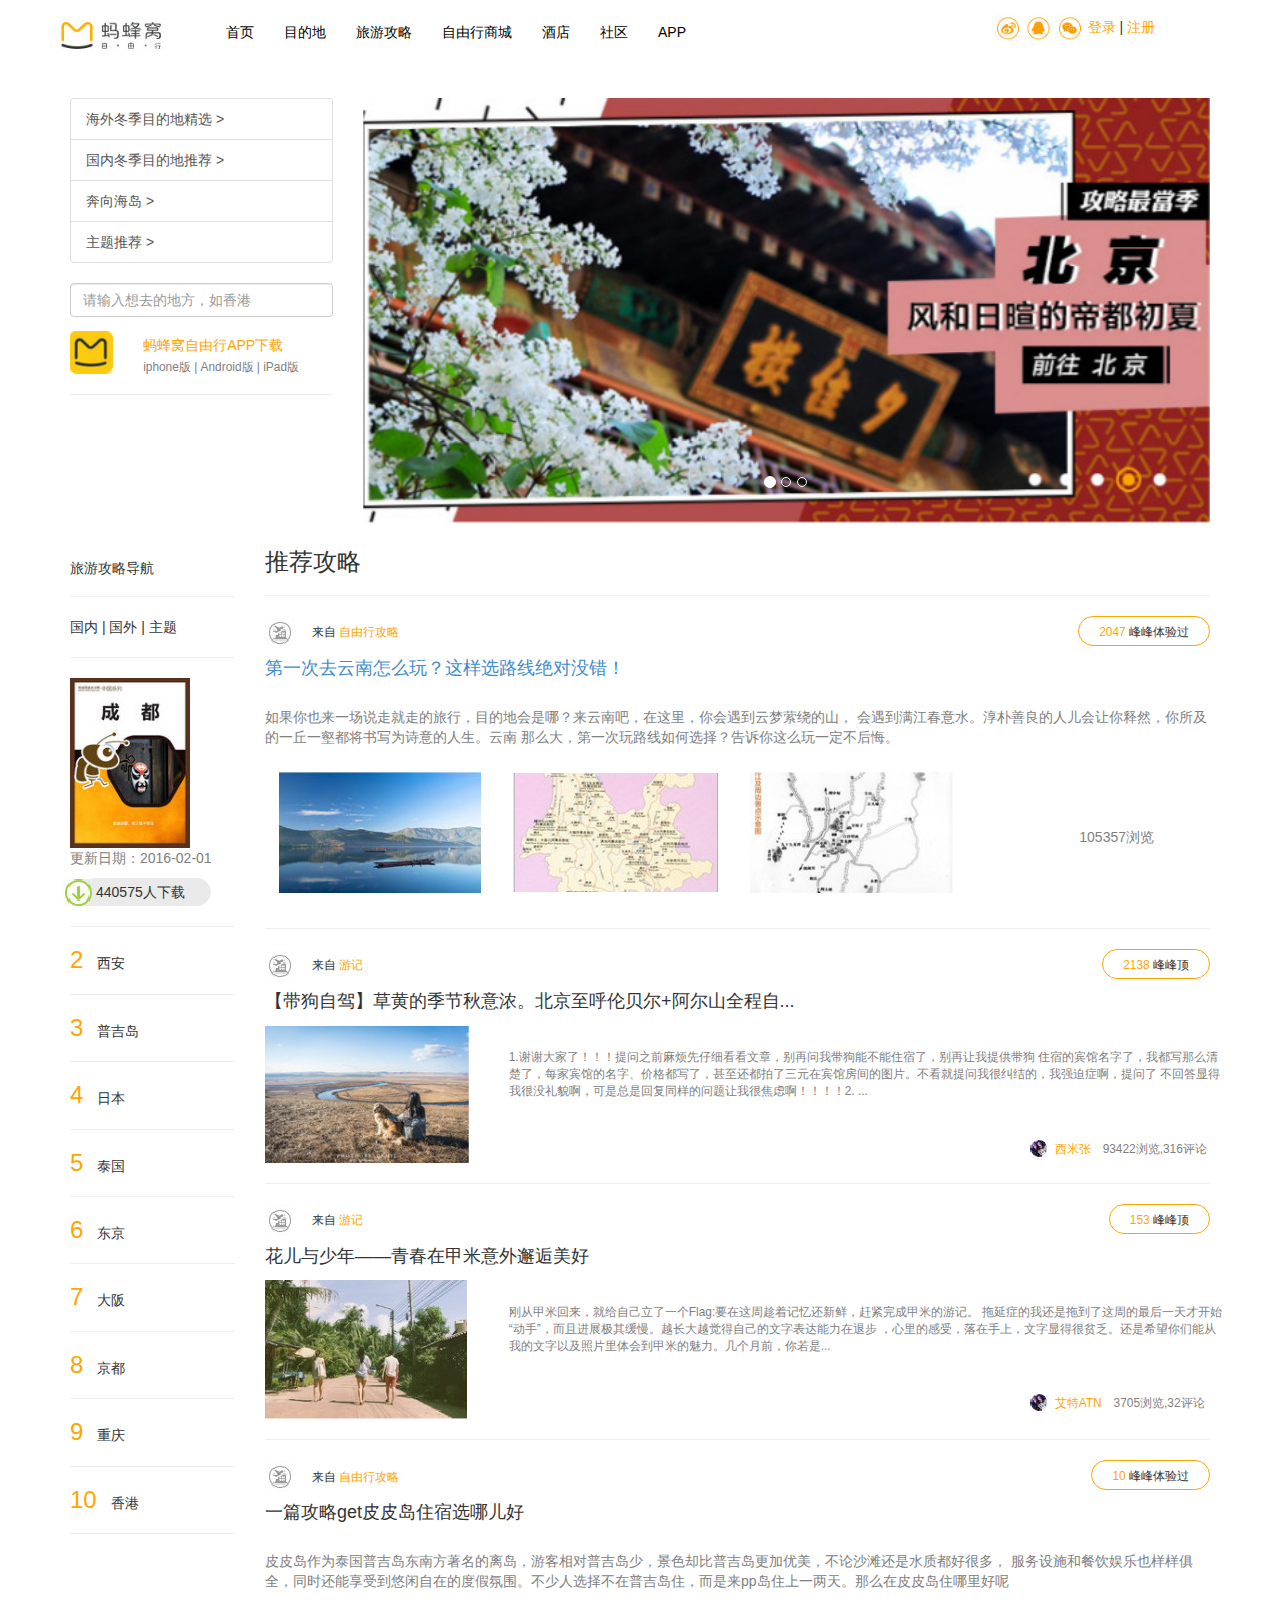
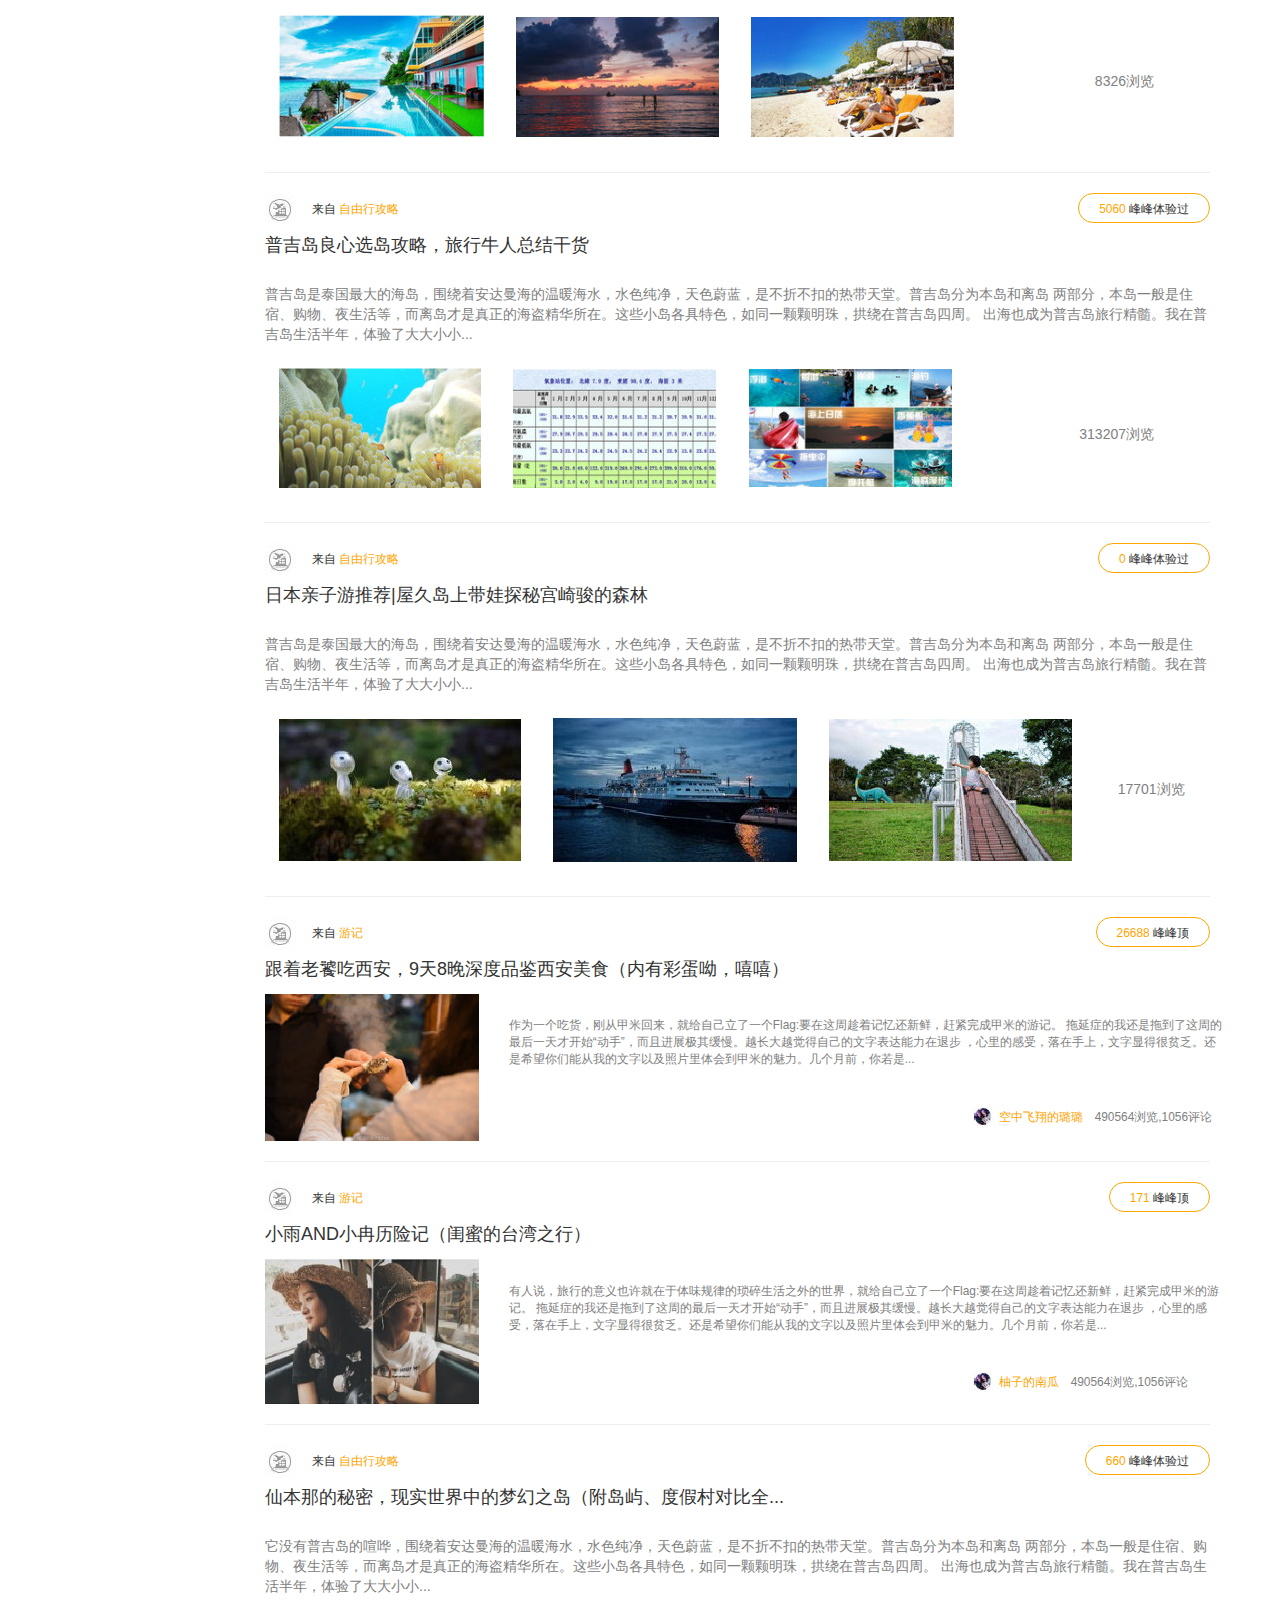
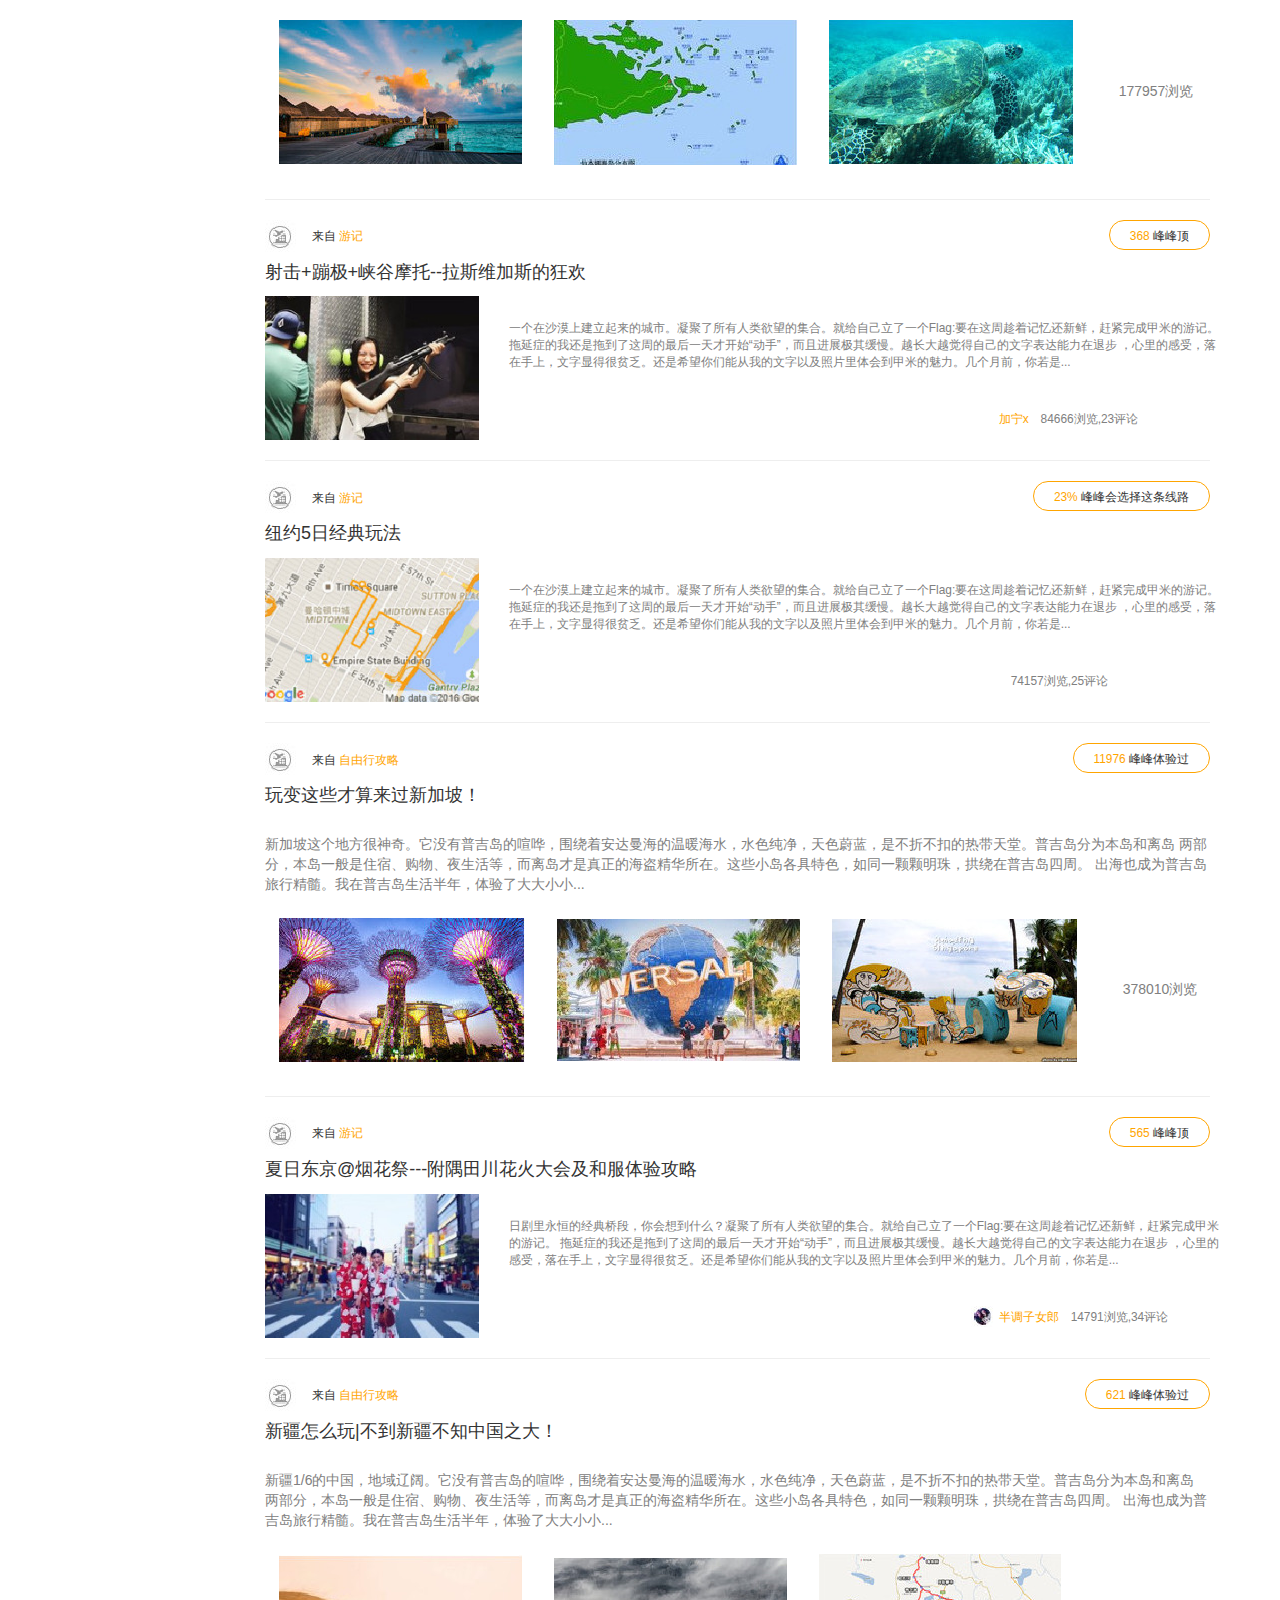
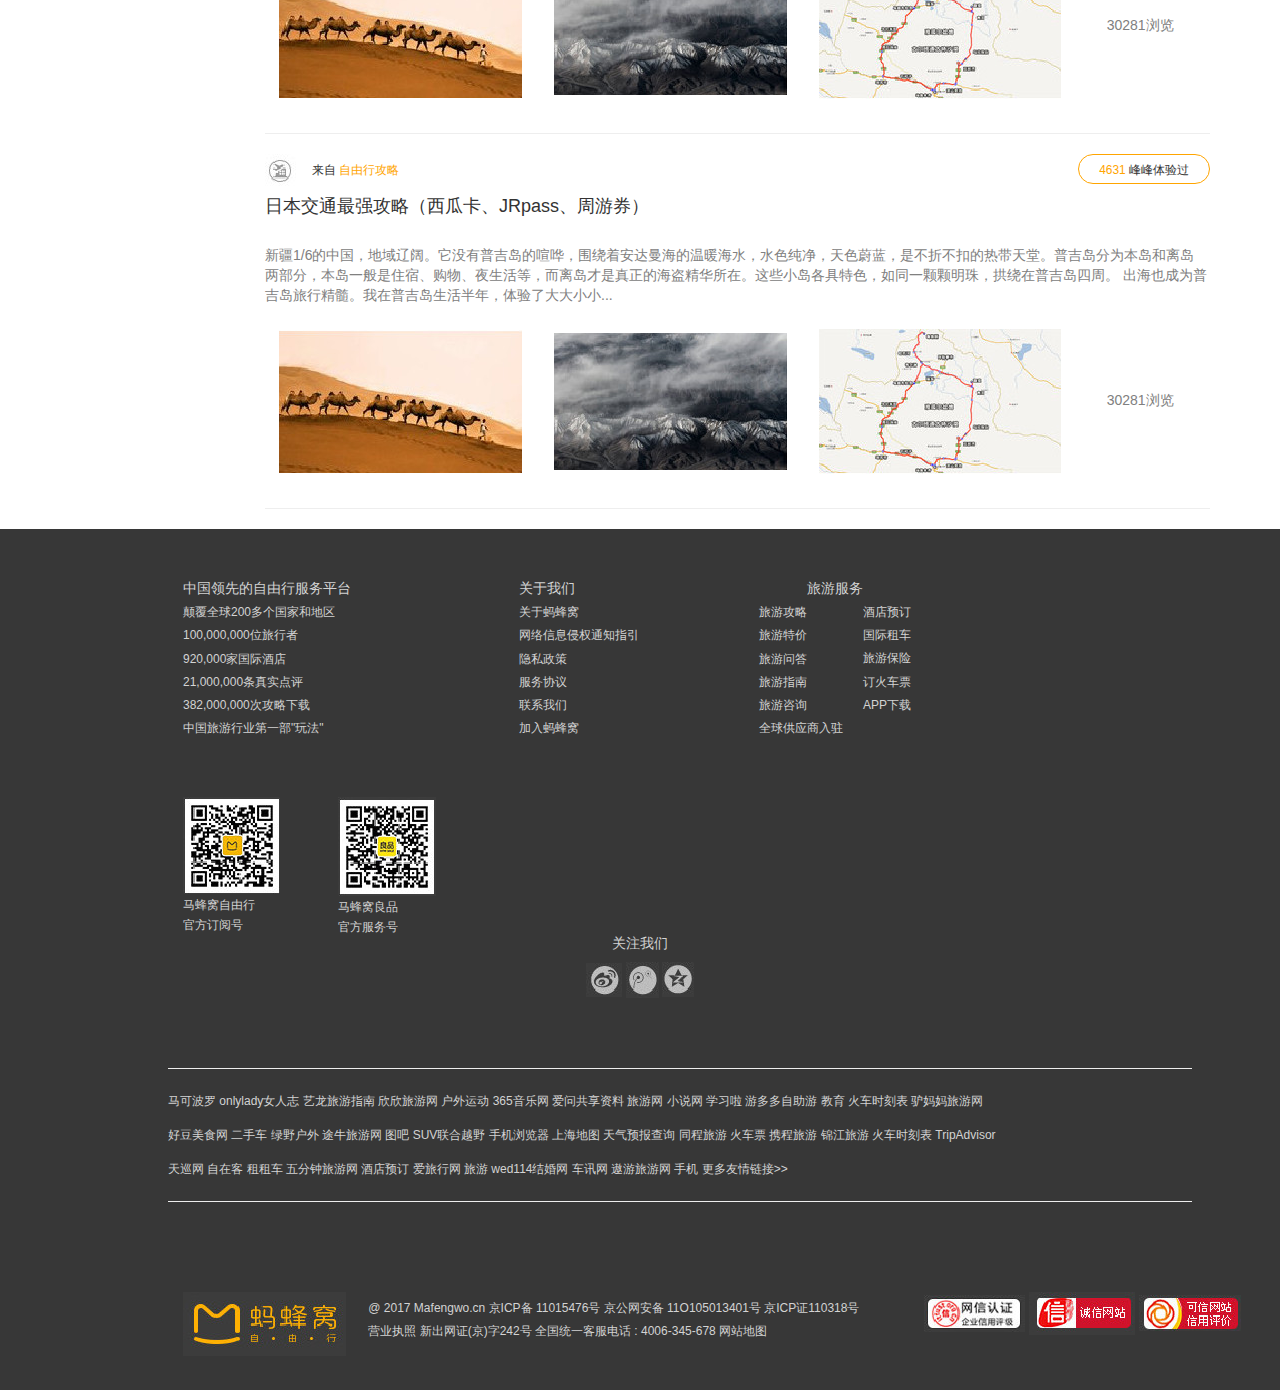
<file: cs.html>
﻿<!doctype html>
<html>
  <head>
    <title>蚂蚁窝</title>
	<link href="style/bootstrap.min.css" rel="stylesheet">
    <script src="style/js/jquery.js"></script>
    <script src="style/js/bootstrap.min.js"></script>
	<link href="cs.css" rel="stylesheet">
	
	<script>
	  $(document).ready(function(){
	    $("#my-1").carousel({
		  interval:2000
		});
	  })
	</script>
  </head>
  <body>
       <!--导航开始-->
		<nav class="navbar navbar-default navbar-fixed-top">
		    <div class="nav_a container">
			    <div class="navbar-header">
				    <button type="button" class="navbar-toggle collapsed" data-toggle="collapse" data-target="#mycoll">
					    <span class="icon-bar"></span>
						<span class="icon-bar"></span>
						<span class="icon-bar"></span>
					</button>
			        <a class="navbar-brand">
				       <img class="logo img-responsive" src="image/logo.jpg"/>
				    </a>
			    </div>
				<div class="collapse navbar-collapse" id="mycoll">
			        <ul class="nav navbar-nav">
	                    <li><a href="index.html">首页</a></li>
                        <li><a href="mudi.html">目的地</a></li> 
                        <li><a href="cs.html">旅游攻略</a></li> 
                        <li><a href="lv_content.html">自由行商城</a></li> 
						<li><a href="jiudian.html">酒店</a></li> 
						<li><a href="content.html">社区</a></li>
						<li><a href="">APP</a></li> 
		            </ul>
					<ul>
					   <div class="nav_right">
						  <img src="image/nav_a.jpg" class="img-responsive"/>
				          <img src="image/nav_b.jpg" class="img-responsive"/>
				          <img src="image/nav_c.jpg" class="img-responsive"/>
						  <a href="">登录</a> | <a href="">注册</a>
					   </div>
					</ul>
				</div>
			</div>
		</nav>
   <!--导航结束-->
   
   <!--轮播开始-->
    <div class="cont container">
	   <div class="row">
	      <div class="col-xs-3">
		     <div class="list-group">
				<a class="list-group-item" href="#1">海外冬季目的地精选    ></a>
				<a class="list-group-item" href="#2">国内冬季目的地推荐    ></a>
				<a class="list-group-item" href="#3">奔向海岛     ></a>
				<a class="list-group-item" href="#4">主题推荐     ></a>
			 </div>
			 <input type="search" class="form-control" placeholder="请输入想去的地方，如香港">
		       <div class="im row">
			      <div class="col-xs-3">
			         <img src="image/b.jpg" class="img-responsive"/>
				  </div>
				  <div class="col-xs-9">
				     <p class="app">蚂蜂窝自由行APP下载</p>
					 <small class="ban">iphone版 | Android版 | iPad版</small>
				  </div>
			   </div><hr/>
		  </div>
		  <div class="col-xs-9">
	         <div id="my-1" class="carousel slide">
			    <ol class="carousel-indicators">
			       <li data-target="#my-1" data-slide-to="0" class="active"></li>
			       <li data-target="#my-1" data-slide-to="1" ></li>
			       <li data-target="#my-1" data-slide-to="2" ></li>
			    </ol>
		        <div class="carousel-inner">
		           <div class="active item">
				      <img class="img-responsive" src="image/a.jpg" style="width:100%;"/>
			       </div>
			       <div class="item">
				      <img class="img-responsive" src="image/a.jpg" style="width:100%;" />
			       </div>
			       <div class="item">
				      <img class="img-responsive" src="image/a.jpg" style="width:100%;" />
			       </div>
			       <div class="item">
				      <img class="img-responsive" src="image/a.jpg" style="width:100%;"/>
			       </div>
			       <div class="item">
				      <img class="img-responsive" src="image/a.jpg" style="width:100%;" />
			       </div>
		        </div>
	         </div>
		  </div>
	   </div>
	</div>
   <!--轮播结束-->
   
   <!--内容开始-->
    <div class="content container">
	   <div class="row">
	      <div class="col-xs-2">
		     <h5>旅游攻略导航</h5><hr/>
			 <p>国内 | 国外 | 主题</p><hr/>
			 <img src="image/c.jpg" class="img-responsive"/>
			 <p class="data">更新日期：2016-02-01</p>
			 <img src="image/button.jpg" class="button img-responsive"/>
			 <button class="bu">440575人下载</button><hr/>
			 <h3 class="h">2</h3><p class="xian">西安</p><hr/>
			 <h3 class="h">3</h3><p class="xian">普吉岛</p><hr/>
			 <h3 class="h">4</h3><p class="xian">日本</p><hr/>
			 <h3 class="h">5</h3><p class="xian">泰国</p><hr/>
			 <h3 class="h">6</h3><p class="xian">东京</p><hr/>
			 <h3 class="h">7</h3><p class="xian">大阪</p><hr/>
			 <h3 class="h">8</h3><p class="xian">京都</p><hr/>
			 <h3 class="h">9</h3><p class="xian">重庆</p><hr/>
			 <h3 class="h">10</h3><p class="xian">香港</p><hr/>
		  </div>
		  <div class="col-xs-10">
		     <h3 class="tui">推荐攻略</h3><hr/>
			 <img src="image/ic.jpg" class="tui_img img-responsive"/>
			 <small><p class="laizi">来自</p><span class="ziyou">自由行攻略</span></small>
		     <button class="feng"><small><span class="num">2047</span> 峰峰体验过</small></button>
			 <a href="lv_content.html">
		     <h4>第一次去云南怎么玩？这样选路线绝对没错！</h4>
			 <p class="wenzi">如果你也来一场说走就走的旅行，目的地会是哪？来云南吧，在这里，你会遇到云梦萦绕的山，
			    会遇到满江春意水。淳朴善良的人儿会让你释然，你所及的一丘一壑都将书写为诗意的人生。云南
				那么大，第一次玩路线如何选择？告诉你这么玩一定不后悔。</p>
			 <div class="im_g">
			    <img src="image/d.jpg" class="im_g_a img-responsive"/>
				<img src="image/e.jpg" class="im_g_a img-responsive"/>
				<img src="image/f.jpg" class="im_g_a img-responsive"/>
				<span class="liulan">105357浏览</span>
			 </div>
			 </a>
			 <hr/>
			 
			 <img src="image/ic.jpg" class="tui_img img-responsive"/>
			 <small><p class="laizi">来自</p><span class="ziyou">游记</span></small>
		     <button class="feng"><small><span class="num">2138</span> 峰峰顶</small></button>
		     <h4>【带狗自驾】草黄的季节秋意浓。北京至呼伦贝尔+阿尔山全程自...</h4>
			   <div class="row sm ">
			      <div class="col-xs-3">
				     <img src="image/g.jpg" class="img-responsive"/>
				  </div>
				  <div class="col-xs-9">
				     <small class="sma">1.谢谢大家了！！！提问之前麻烦先仔细看看文章，别再问我带狗能不能住宿了，别再让我提供带狗
					        住宿的宾馆名字了，我都写那么清楚了，每家宾馆的名字、价格都写了，甚至还都拍了三元在宾馆房间的图片。不看就提问我很纠结的，我强迫症啊，提问了
							不回答显得我很没礼貌啊，可是总是回复同样的问题让我很焦虑啊！！！！2. ...</small>
				     <div class="hang">
					    <img src="image/icon_img.jpg" class="sm_img img-responsive"/>
					    <span class="sma_w"><small class="xi">西米张</small><small class="liu">93422浏览,316评论</small></span>
				     </div>
				 </div>
			   </div><hr/>
			   
			 <img src="image/ic.jpg" class="tui_img img-responsive"/>
			 <small><p class="laizi">来自</p><span class="ziyou">游记</span></small>
		     <button class="feng"><small><span class="num">153</span> 峰峰顶</small></button>
		     <h4>花儿与少年——青春在甲米意外邂逅美好</h4>
			   <div class="row sm ">
			      <div class="col-xs-3">
				     <img src="image/h.jpg" class="img-responsive"/>
				  </div>
				  <div class="col-xs-9">
				     <small class="sma">刚从甲米回来，就给自己立了一个Flag:要在这周趁着记忆还新鲜，赶紧完成甲米的游记。
					                    拖延症的我还是拖到了这周的最后一天才开始“动手”，而且进展极其缓慢。越长大越觉得自己的文字表达能力在退步
										，心里的感受，落在手上，文字显得很贫乏。还是希望你们能从我的文字以及照片里体会到甲米的魅力。几个月前，你若是...</small>
				     <div class="hang">
					    <img src="image/icon_img.jpg" class="sm_img img-responsive"/>
					    <span class="sma_w"><small class="xi">艾特ATN</small><small class="liu">3705浏览,32评论</small></span>
				     </div>
				 </div>
			   </div><hr/>
			   
			 <img src="image/ic.jpg" class="tui_img img-responsive"/>
			 <small><p class="laizi">来自</p><span class="ziyou">自由行攻略</span></small>
		     <button class="feng"><small><span class="num">10</span> 峰峰体验过</small></button>
		     <h4>一篇攻略get皮皮岛住宿选哪儿好</h4>
			 <p class="wenzi">皮皮岛作为泰国普吉岛东南方著名的离岛，游客相对普吉岛少，景色却比普吉岛更加优美，不论沙滩还是水质都好很多，
			                  服务设施和餐饮娱乐也样样俱全，同时还能享受到悠闲自在的度假氛围。不少人选择不在普吉岛住，而是来pp岛住上一两天。那么在皮皮岛住哪里好呢</p>
			 <div class="im_g">
			    <img src="image/i.jpg" class="im_g_a img-responsive"/>
				<img src="image/j.jpg" class="im_g_a img-responsive"/>
				<img src="image/k.jpg" class="im_g_a img-responsive"/>
				<span class="liulan">8326浏览</span>
			 </div><hr/>
			 
			 <img src="image/ic.jpg" class="tui_img img-responsive"/>
			 <small><p class="laizi">来自</p><span class="ziyou">自由行攻略</span></small>
		     <button class="feng"><small><span class="num">5060</span> 峰峰体验过</small></button>
		     <h4>普吉岛良心选岛攻略，旅行牛人总结干货</h4>
			 <p class="wenzi">普吉岛是泰国最大的海岛，围绕着安达曼海的温暖海水，水色纯净，天色蔚蓝，是不折不扣的热带天堂。普吉岛分为本岛和离岛
			                   两部分，本岛一般是住宿、购物、夜生活等，而离岛才是真正的海盗精华所在。这些小岛各具特色，如同一颗颗明珠，拱绕在普吉岛四周。
							    出海也成为普吉岛旅行精髓。我在普吉岛生活半年，体验了大大小小...</p>
			 <div class="im_g">
			    <img src="image/l.jpg" class="im_g_a img-responsive"/>
				<img src="image/m.jpg" class="im_g_a img-responsive"/>
				<img src="image/n.jpg" class="im_g_a img-responsive"/>
				<span class="liulan">313207浏览</span>
			 </div><hr/>
			 
			 <img src="image/ic.jpg" class="tui_img img-responsive"/>
			 <small><p class="laizi">来自</p><span class="ziyou">自由行攻略</span></small>
		     <button class="feng"><small><span class="num">0</span> 峰峰体验过</small></button>
		     <h4>日本亲子游推荐|屋久岛上带娃探秘宫崎骏的森林</h4>
			 <p class="wenzi">普吉岛是泰国最大的海岛，围绕着安达曼海的温暖海水，水色纯净，天色蔚蓝，是不折不扣的热带天堂。普吉岛分为本岛和离岛
			                   两部分，本岛一般是住宿、购物、夜生活等，而离岛才是真正的海盗精华所在。这些小岛各具特色，如同一颗颗明珠，拱绕在普吉岛四周。
							    出海也成为普吉岛旅行精髓。我在普吉岛生活半年，体验了大大小小...</p>
			 <div class="im_g">
			    <img src="image/p.jpg" class="im_g_a img-responsive"/>
				<img src="image/q.jpg" class="im_g_a img-responsive"/>
				<img src="image/r.jpg" class="im_g_a img-responsive"/>
				<span class="liulan_a">17701浏览</span>
			 </div><hr/>
			 
			 <img src="image/ic.jpg" class="tui_img img-responsive"/>
			 <small><p class="laizi">来自</p><span class="ziyou">游记</span></small>
		     <button class="feng"><small><span class="num">26688</span> 峰峰顶</small></button>
		     <h4>跟着老饕吃西安，9天8晚深度品鉴西安美食（内有彩蛋呦，嘻嘻）</h4>
			   <div class="row sm ">
			      <div class="col-xs-3">
				     <img src="image/s.jpg" class="img-responsive"/>
				  </div>
				  <div class="col-xs-9">
				     <small class="sma">作为一个吃货，刚从甲米回来，就给自己立了一个Flag:要在这周趁着记忆还新鲜，赶紧完成甲米的游记。
					                    拖延症的我还是拖到了这周的最后一天才开始“动手”，而且进展极其缓慢。越长大越觉得自己的文字表达能力在退步
										，心里的感受，落在手上，文字显得很贫乏。还是希望你们能从我的文字以及照片里体会到甲米的魅力。几个月前，你若是...</small>
				     <div class="hang">
					    <img src="image/icon_img.jpg" class="sm_im img-responsive"/>
					    <span class="sma_z"><small class="xi">空中飞翔的璐璐</small><small class="liu">490564浏览,1056评论</small></span>
				     </div>
				 </div>
			   </div><hr/>
			   
			 <img src="image/ic.jpg" class="tui_img img-responsive"/>
			 <small><p class="laizi">来自</p><span class="ziyou">游记</span></small>
		     <button class="feng"><small><span class="num">171</span> 峰峰顶</small></button>
		     <h4>小雨AND小冉历险记（闺蜜的台湾之行）</h4>
			   <div class="row sm ">
			      <div class="col-xs-3">
				     <img src="image/t.jpg" class="img-responsive"/>
				  </div>
				  <div class="col-xs-9">
				     <small class="sma">有人说，旅行的意义也许就在于体味规律的琐碎生活之外的世界，就给自己立了一个Flag:要在这周趁着记忆还新鲜，赶紧完成甲米的游记。
					                    拖延症的我还是拖到了这周的最后一天才开始“动手”，而且进展极其缓慢。越长大越觉得自己的文字表达能力在退步
										，心里的感受，落在手上，文字显得很贫乏。还是希望你们能从我的文字以及照片里体会到甲米的魅力。几个月前，你若是...</small>
				     <div class="hang">
					    <img src="image/icon_img.jpg" class="sm_im img-responsive"/>
					    <span class="sma_z"><small class="xi">柚子的南瓜</small><small class="liu">490564浏览,1056评论</small></span>
				     </div>
				 </div>
			   </div><hr/>
			   
			 <img src="image/ic.jpg" class="tui_img img-responsive"/>
			 <small><p class="laizi">来自</p><span class="ziyou">自由行攻略</span></small>
		     <button class="feng"><small><span class="num">660</span> 峰峰体验过</small></button>
		     <h4>仙本那的秘密，现实世界中的梦幻之岛（附岛屿、度假村对比全...</h4>
			 <p class="wenzi">它没有普吉岛的喧哗，围绕着安达曼海的温暖海水，水色纯净，天色蔚蓝，是不折不扣的热带天堂。普吉岛分为本岛和离岛
			                   两部分，本岛一般是住宿、购物、夜生活等，而离岛才是真正的海盗精华所在。这些小岛各具特色，如同一颗颗明珠，拱绕在普吉岛四周。
							    出海也成为普吉岛旅行精髓。我在普吉岛生活半年，体验了大大小小...</p>
			 <div class="im_g">
			    <img src="image/u.jpg" class="im_g_a img-responsive"/>
				<img src="image/v.jpg" class="im_g_a img-responsive"/>
				<img src="image/w.jpg" class="im_g_a img-responsive"/>
				<span class="liulan_a">177957浏览</span>
			 </div><hr/>
			 
			 <img src="image/ic.jpg" class="tui_img img-responsive"/>
			 <small><p class="laizi">来自</p><span class="ziyou">游记</span></small>
		     <button class="feng"><small><span class="num">368</span> 峰峰顶</small></button>
		     <h4>射击+蹦极+峡谷摩托--拉斯维加斯的狂欢</h4>
			   <div class="row sm ">
			      <div class="col-xs-3">
				     <img src="image/x.jpg" class="img-responsive"/>
				  </div>
				  <div class="col-xs-9">
				     <small class="sma">一个在沙漠上建立起来的城市。凝聚了所有人类欲望的集合。就给自己立了一个Flag:要在这周趁着记忆还新鲜，赶紧完成甲米的游记。
					                    拖延症的我还是拖到了这周的最后一天才开始“动手”，而且进展极其缓慢。越长大越觉得自己的文字表达能力在退步
										，心里的感受，落在手上，文字显得很贫乏。还是希望你们能从我的文字以及照片里体会到甲米的魅力。几个月前，你若是...</small>
				     <div class="hang">
					    <img src="image/icon_img.jpg" class="sm_im img-responsive"/>
					    <span class="sma_z"><small class="xi">加宁x</small><small class="liu">84666浏览,23评论</small></span>
				     </div>
				 </div>
			   </div><hr/>
			   
			 <img src="image/ic.jpg" class="tui_img img-responsive"/>
			 <small><p class="laizi">来自</p><span class="ziyou">游记</span></small>
		     <button class="feng"><small><span class="num">23%</span> 峰峰会选择这条线路</small></button>
		     <h4>纽约5日经典玩法</h4>
			   <div class="row sm ">
			      <div class="col-xs-3">
				     <img src="image/y.jpg" class="img-responsive"/>
				  </div>
				  <div class="col-xs-9">
				     <small class="sma">一个在沙漠上建立起来的城市。凝聚了所有人类欲望的集合。就给自己立了一个Flag:要在这周趁着记忆还新鲜，赶紧完成甲米的游记。
					                    拖延症的我还是拖到了这周的最后一天才开始“动手”，而且进展极其缓慢。越长大越觉得自己的文字表达能力在退步
										，心里的感受，落在手上，文字显得很贫乏。还是希望你们能从我的文字以及照片里体会到甲米的魅力。几个月前，你若是...</small>
				     <div class="hang">
					    <img src="image/icon_img.jpg" class="sm_im img-responsive"/>
					    <span class="sma_z"><small class="xi"></small><small class="liu">74157浏览,25评论</small></span>
				     </div>
				 </div>
			   </div><hr/>
			   
			 <img src="image/ic.jpg" class="tui_img img-responsive"/>
			 <small><p class="laizi">来自</p><span class="ziyou">自由行攻略</span></small>
		     <button class="feng"><small><span class="num">11976</span> 峰峰体验过</small></button>
		     <h4>玩变这些才算来过新加坡！</h4>
			 <p class="wenzi">新加坡这个地方很神奇。它没有普吉岛的喧哗，围绕着安达曼海的温暖海水，水色纯净，天色蔚蓝，是不折不扣的热带天堂。普吉岛分为本岛和离岛
			                   两部分，本岛一般是住宿、购物、夜生活等，而离岛才是真正的海盗精华所在。这些小岛各具特色，如同一颗颗明珠，拱绕在普吉岛四周。
							    出海也成为普吉岛旅行精髓。我在普吉岛生活半年，体验了大大小小...</p>
			 <div class="im_g">
			    <img src="image/z.jpg" class="im_g_a img-responsive"/>
				<img src="image/a-1.jpg" class="im_g_a img-responsive"/>
				<img src="image/b-1.jpg" class="im_g_a img-responsive"/>
				<span class="liulan_a">378010浏览</span>
			 </div><hr/>
			 
			 <img src="image/ic.jpg" class="tui_img img-responsive"/>
			 <small><p class="laizi">来自</p><span class="ziyou">游记</span></small>
		     <button class="feng"><small><span class="num">565</span> 峰峰顶</small></button>
		     <h4>夏日东京@烟花祭---附隅田川花火大会及和服体验攻略</h4>
			   <div class="row sm ">
			      <div class="col-xs-3">
				     <img src="image/c-1.jpg" class="img-responsive"/>
				  </div>
				  <div class="col-xs-9">
				     <small class="sma">日剧里永恒的经典桥段，你会想到什么？凝聚了所有人类欲望的集合。就给自己立了一个Flag:要在这周趁着记忆还新鲜，赶紧完成甲米的游记。
					                    拖延症的我还是拖到了这周的最后一天才开始“动手”，而且进展极其缓慢。越长大越觉得自己的文字表达能力在退步
										，心里的感受，落在手上，文字显得很贫乏。还是希望你们能从我的文字以及照片里体会到甲米的魅力。几个月前，你若是...</small>
				     <div class="hang">
					    <img src="image/icon_img.jpg" class="sm_im img-responsive"/>
					    <span class="sma_z"><small class="xi">半调子女郎</small><small class="liu">14791浏览,34评论</small></span>
				     </div>
				 </div>
			   </div><hr/>
			   
			 <img src="image/ic.jpg" class="tui_img img-responsive"/>
			 <small><p class="laizi">来自</p><span class="ziyou">自由行攻略</span></small>
		     <button class="feng"><small><span class="num">621</span> 峰峰体验过</small></button>
		     <h4>新疆怎么玩|不到新疆不知中国之大！</h4>
			 <p class="wenzi">新疆1/6的中国，地域辽阔。它没有普吉岛的喧哗，围绕着安达曼海的温暖海水，水色纯净，天色蔚蓝，是不折不扣的热带天堂。普吉岛分为本岛和离岛
			                   两部分，本岛一般是住宿、购物、夜生活等，而离岛才是真正的海盗精华所在。这些小岛各具特色，如同一颗颗明珠，拱绕在普吉岛四周。
							    出海也成为普吉岛旅行精髓。我在普吉岛生活半年，体验了大大小小...</p>
			 <div class="im_g">
			    <img src="image/d-1.jpg" class="im_g_a img-responsive"/>
				<img src="image/e-1.jpg" class="im_g_a img-responsive"/>
				<img src="image/f-1.jpg" class="im_g_a img-responsive"/>
				<span class="liulan_a">30281浏览</span>
			 </div><hr/>
			 
			 <img src="image/ic.jpg" class="tui_img img-responsive"/>
			 <small><p class="laizi">来自</p><span class="ziyou">自由行攻略</span></small>
		     <button class="feng"><small><span class="num">4631</span> 峰峰体验过</small></button>
		     <h4>日本交通最强攻略（西瓜卡、JRpass、周游券）</h4>
			 <p class="wenzi">新疆1/6的中国，地域辽阔。它没有普吉岛的喧哗，围绕着安达曼海的温暖海水，水色纯净，天色蔚蓝，是不折不扣的热带天堂。普吉岛分为本岛和离岛
			                   两部分，本岛一般是住宿、购物、夜生活等，而离岛才是真正的海盗精华所在。这些小岛各具特色，如同一颗颗明珠，拱绕在普吉岛四周。
							    出海也成为普吉岛旅行精髓。我在普吉岛生活半年，体验了大大小小...</p>
			 <div class="im_g">
			    <img src="image/d-1.jpg" class="im_g_a img-responsive"/>
				<img src="image/e-1.jpg" class="im_g_a img-responsive"/>
				<img src="image/f-1.jpg" class="im_g_a img-responsive"/>
				<span class="liulan_a">30281浏览</span>
			 </div><hr/>
			   
			   
			 </div>
			
		  </div>
	   </div>
	</div>
   
   <!--内容结束-->
   
   <!--底部开始-->
   <div class="buttom container-fluid">
	 <div class="">
       <ul class="buttom_a">
	       <li><h5>中国领先的自由行服务平台</h5></li>  
		   <li><h6>颠覆全球200多个国家和地区</h6></li>
		   <li><h6>100,000,000位旅行者</h6></li>
		   <li><h6>920,000家国际酒店</h6></li>
		   <li><h6>21,000,000条真实点评</h6></li>
		   <li><h6>382,000,000次攻略下载</h6></li>
		   <li><h6>中国旅游行业第一部"玩法"</h6></li>
	   </ul>
       <ul class="buttom_a" >
	      <li><h5>关于我们</h5></li> 
		   <li><h6>关于蚂蜂窝</h6></li>
		   <li><h6>网络信息侵权通知指引</h6></li>
		   <li><h6>隐私政策</h6></li>
		   <li><h6>服务协议</h6></li>
		   <li><h6>联系我们</h6></li>
		   <li><h6>加入蚂蜂窝</h6></li>
	   </ul>
       <ul class="buttom_b">
	       <li><h5>旅游服务</h5></li> 
		   <li><h6>旅游攻略</h6></li>
		   <li><h6>旅游特价</h6></li>
		   <li><h6>旅游问答</h6></li>
		   <li><h6>旅游指南</h6></li>
		   <li><h6>旅游咨询</h6></li>
		   <li><h6>全球供应商入驻</h6></li>
	   </ul>
	     <ul class="buttom_c" >
		   <li><h6>酒店预订</h6></li>
		   <li><h6>国际租车</h6></li>
		   <li><h6>旅游保险</h6></li>
		   <li><h6>订火车票</h6></li>
		   <li><h6>APP下载</h6></li>
	   </ul>
	    <div class="buttom_d">
		  <div class="row">
		    <div class="col-xs-6">
		      <img src="image/buttom.jpg" class="img-responsive"/>
			  <small>马蜂窝自由行</small><br/><small>官方订阅号</small>
		    </div>
		    <div class="col-xs-6">
		      <img src="image/buttom_a.jpg" class="img-responsive"/>
			  <small>马蜂窝良品</small><br/><small>官方服务号</small>
		    </div>
		  </div>
	    </div>
	  </div>
	 </div>
	  
	 <div class="buttom_j container-fulid "> 
	    <div class="buttom_l">
	      <h5>关注我们</h5>
		  <img src="image/buttom_icon.jpg"/>
		  <img src="image/buttom_i.jpg" />
		  <img src="image/buttom_c.jpg"/>
	    </div>
	    <div class="buttom_k">
	       <hr/>
	       <h6>马可波罗  onlylady女人志  艺龙旅游指南  欣欣旅游网  户外运动  365音乐网  爱问共享资料  旅游网  小说网  学习啦  游多多自助游  教育  火车时刻表  驴妈妈旅游网</h6>
	       <h6>好豆美食网  二手车  绿野户外  途牛旅游网  图吧  SUV联合越野  手机浏览器  上海地图  天气预报查询  同程旅游  火车票  携程旅游  锦江旅游  火车时刻表  TripAdvisor</h6>
	       <h6>天巡网  自在客  租租车  五分钟旅游网  酒店预订  爱旅行网  旅游  wed114结婚网  车讯网  遨游旅游网  手机  更多友情链接>></h6>
	       <hr/>
		</div>
     </div>

<div class="bottom container-fuild">
  <div class="bott_a">
	 <div class="col-xs-2" >
	    <img src="image/bott_a.jpg">
	 </div>
	 <div class="col-xs-6" >
	    <h6>@ 2017 Mafengwo.cn 京ICP备 11015476号 京公网安备 11O105013401号 京ICP证110318号 </h6>
	    <h6>营业执照 新出网证(京)字242号 全国统一客服电话 : 4006-345-678 网站地图</h6>
	 </div>
	 <div class="col-xs-4" >
	   <img src="image/bott_b.jpg">
	   <img src="image/bott_c.jpg">
	   <img src="image/bott_d.jpg">
	 </div>
   </div>
</div>   
   <!--底部结束-->
  </body>
</html>
</file>
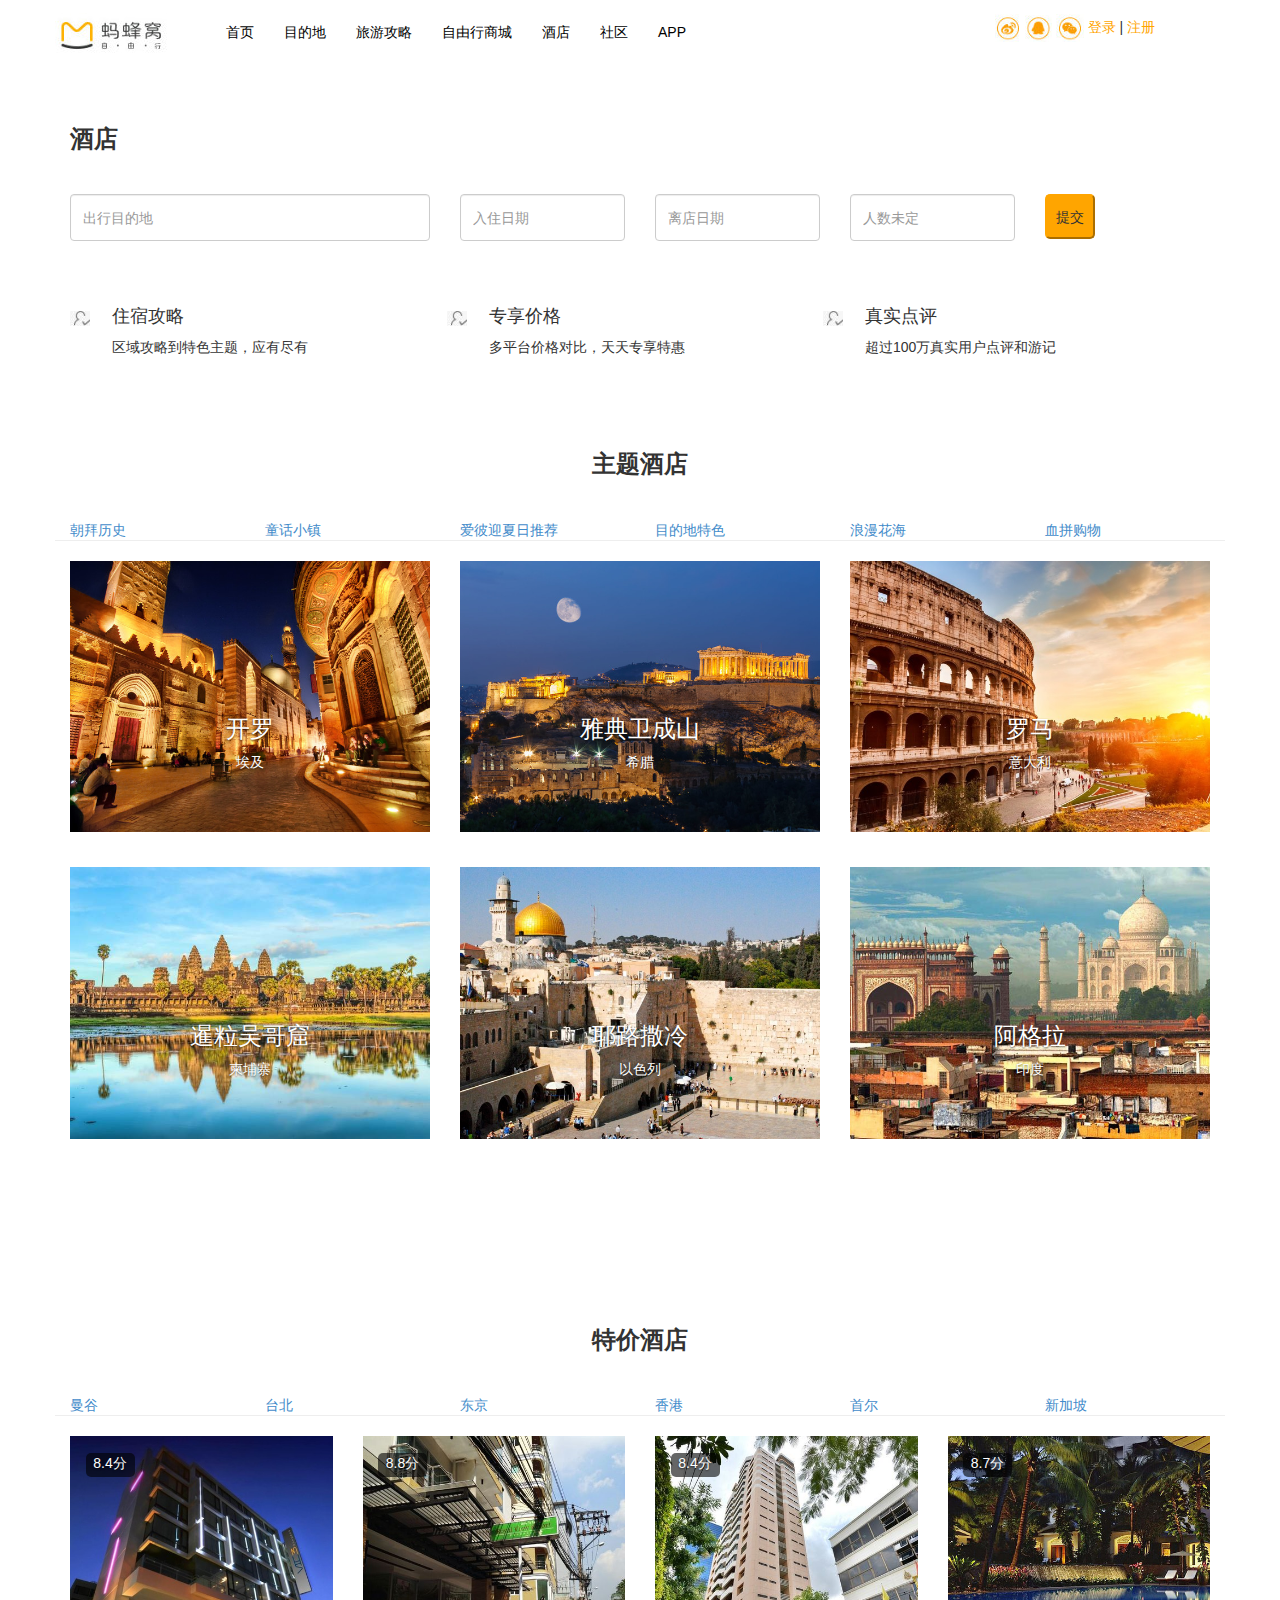
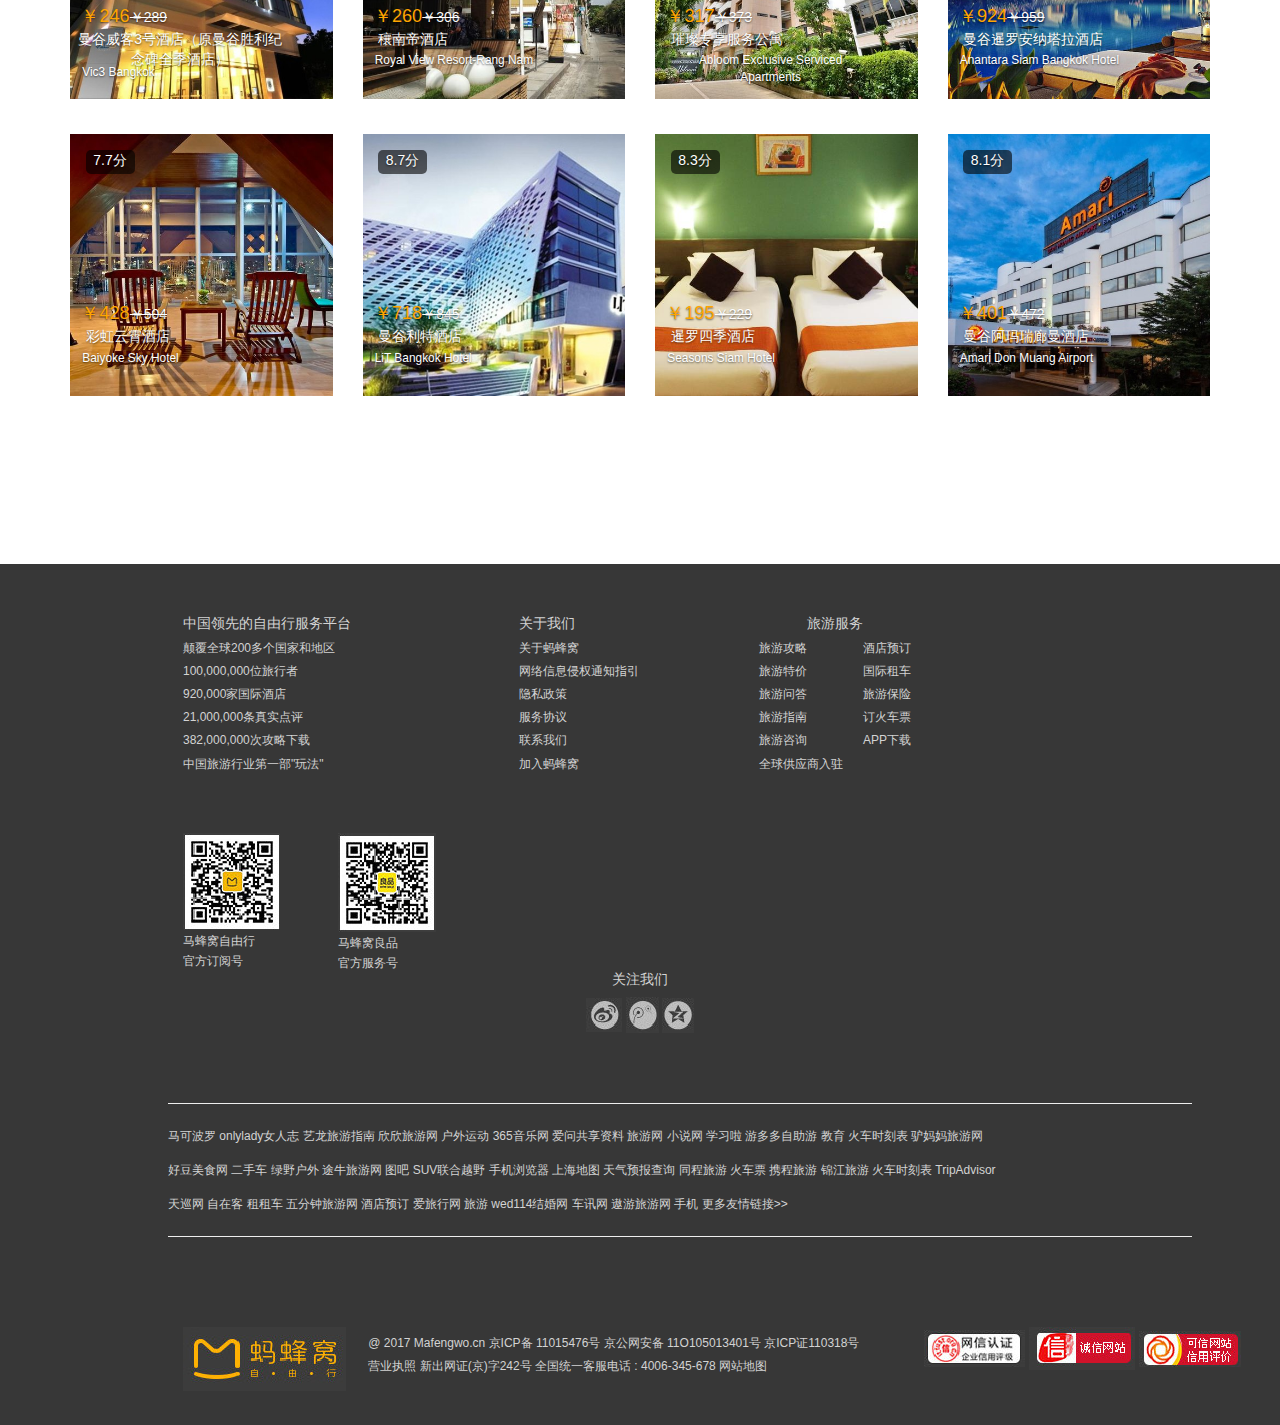
<file: jiudian.html>
﻿<!doctype html>
<html>
  <head>
    <title>蚂蚁窝</title>
	<link href="style/bootstrap.min.css" rel="stylesheet">
    <script src="style/js/jquery.js"></script>
    <script src="style/js/bootstrap.min.js"></script>
	<link href="jiudian.css" rel="stylesheet">
	
	<script>
	  $(document).ready(function(){
	    $("#my-1").carousel({
		  interval:2000
		});
	  })
	</script>
	
	<script>
                       $(document).ready(function(){
                         $("#mymodal").modal('show');
                           });
                    </script>
  </head>
  <body>
       <!--导航开始-->
		<nav class="navbar navbar-default navbar-fixed-top">
		    <div class="nav_a container">
			    <div class="navbar-header">
				    <button type="button" class="navbar-toggle collapsed" data-toggle="collapse" data-target="#mycoll">
					    <span class="icon-bar"></span>
						<span class="icon-bar"></span>
						<span class="icon-bar"></span>
					</button>
			        <a class="navbar-brand">
				       <img class="logo img-responsive" src="picture/logo.jpg"/>
				    </a>
			    </div>
				<div class="collapse navbar-collapse" id="mycoll">
			        <ul class="nav navbar-nav">
	                    <li><a href="index.html">首页</a></li>
                        <li><a href="mudi.html">目的地</a></li> 
                        <li><a href="cs.html">旅游攻略</a></li> 
                        <li><a href="lv_content.html">自由行商城</a></li> 
						<li><a href="jiudian.html">酒店</a></li> 
						<li><a href="content.html">社区</a></li>
						<li><a href="">APP</a></li> 
		            </ul>
					<ul>
					   <div class="nav_right">
						  <img src="picture/nav_a.jpg" class="img-responsive"/>
				          <img src="picture/nav_b.jpg" class="img-responsive"/>
				          <img src="picture/nav_c.jpg" class="img-responsive"/>
						  <a href="">登录</a> | <a href="">注册</a>
					   </div>
					</ul>
				</div>
			</div>
		</nav>
   <!--导航结束-->
   
   <!--内容开始-->
    <div class="container">
	   <div class="content">
	      <h3><strong>酒店</strong></h3>
		     <div class="input row">
			    <div class="col-xs-4">
		           <input type="text" class="form-control" placeholder="出行目的地"/>
				   <!--弹出框开始-->
				       <div class="modal fade" >
	                      <div class="modal-dialog">
	                         <div class="modal-content">
		                        <div class="modal-header">
		                           <button type="button" class="close" data-dismiss="model" aria-hidden="true">&times;</button>
		                           <h2>标题</h2>
		                        </div>
		                    <div class="modal-body">
		                       <p> 这是模态框的内容  这是模态框的内容  这是模态框的内容  这是模态框的内容  这是模态框的内容  这是模态框的内容  这是模态框的内容  这是模态框的内容  这是模态框的内容  这是模态框的内容  这是模态框的内容  这是模态框的内容  这是模态框的内容  这是模态框的内容  这是模态框的内容  这是模态框的内容  这是模态框的内容  这是模态框的内容 </p>
		                    </div>
		                    <div class="modal-footer">
			                   <button type="button" class="btn btn-primary" data-dismiss="modal">确定</button>
			                   <button type="button" class="btn btn-danger" data-dismiss="modal">关闭</button>
		                    </div>
		                     </div>
	                      </div>
	                   </div>
                    
				   <!--弹出框结束-->
		        </div>
		        <div class="col-xs-2">
		           <input type="text" class="form-control" placeholder="入住日期"/>
		        </div>
		        <div class="col-xs-2">
		           <input type="text" class="form-control" placeholder="离店日期"/>
		        </div>
		        <div class="col-xs-2">
		           <input type="text" class="form-control" placeholder="人数未定"/>
		        </div>
	            <div class="col-xs-2">
		           <button class="tijiao">提交</button>
		        </div>
			 </div>
			 <div class="row zhusu">
			    <div class="col-xs-3">
				   <img src="picture/shenfen.jpg" class="zhusu_img img-responsive"/>
				   <div class="gonglv">
				      <h4 class=>住宿攻略</h4>
				      <p>区域攻略到特色主题，应有尽有</p>
				   </div>
				</div>
				<div class="jiage col-xs-3">
				   <img src="picture/shenfen.jpg" class="zhusu_img img-responsive"/>
				   <div class="gonglv">
				      <h4>专享价格</h4>
				      <p>多平台价格对比，天天专享特惠</p>
				   </div>
				</div>
				<div class="jiage col-xs-3">
				   <img src="picture/shenfen.jpg" class="zhusu_img img-responsive"/>
				   <div class="gonglv">
				       <h4>真实点评</h4>
				       <p>超过100万真实用户点评和游记</p>
				   </div>
				</div>
			 </div>
	   </div>
	   <div class="conten">
	       <h3 class="h"><strong>主题酒店</strong></h3>
		       <div class="row n">
			       <div class="col-xs-2">
	                   <a href="">朝拜历史</a>
				   </div>
				   <div class="col-xs-2">
                       <a href="">童话小镇</a>
                   </div>
                   <div class="col-xs-2">				   
                       <a href="">爱彼迎夏日推荐</a>
                   </div>	
                   <div class="col-xs-2">				   
                       <a href="">目的地特色</a>
                   </div>	
                   <div class="col-xs-2">				   
				       <a href="">浪漫花海</a>
                   </div>	
                   <div class="col-xs-2">				   
				       <a href="">血拼购物</a>
				   </div><hr/>
		       </div>
			   <div class="row">
			       <div class="col-xs-4">
				       <img src="picture/a.jpg" class="img-responsive"/>
					     <div class="carousel-caption">
						     <h3>开罗</h3>
							 <p>埃及</p>
						 </div>
				   </div>
				    <div class="col-xs-4">
				       <img src="picture/d.jpg" class="img-responsive"/>
					     <div class="carousel-caption">
						     <h3>雅典卫成山</h3>
							 <p>希腊</p>
						 </div>
				   </div>
				    <div class="col-xs-4">
				       <img src="picture/p.jpg" class="img-responsive"/>
					     <div class="carousel-caption">
						     <h3>罗马</h3>
							 <p>意大利</p>
						 </div>
				   </div>
			   </div>
			   <div class="row pict">
			       <div class="col-xs-4">
				       <img src="picture/o.jpg" class="img-responsive"/>
					     <div class="carousel-caption">
						     <h3>暹粒吴哥窟</h3>
							 <p>柬埔寨</p>
						 </div>
					     
				   </div>
				    <div class="col-xs-4">
				       <img src="picture/f.jpg" class="img-responsive"/>
					     <div class="carousel-caption">
						     <h3>耶路撒冷</h3>
							 <p>以色列</p>
						 </div>
				   </div>
				    <div class="col-xs-4">
				       <img src="picture/s.jpg" class="img-responsive"/>
					     <div class="carousel-caption">
						     <h3>阿格拉</h3>
							 <p>印度</p>
						 </div>
				   </div>
			   </div>
			   
			   <h3 class="h"><strong>特价酒店</strong></h3>
		       <div class="row n">
			       <div class="col-xs-2">
	                   <a href="">曼谷</a>
				   </div>
				   <div class="col-xs-2">
                       <a href="">台北</a>
                   </div>
                   <div class="col-xs-2">				   
                       <a href="">东京</a>
                   </div>	
                   <div class="col-xs-2">				   
                       <a href="">香港</a>
                   </div>	
                   <div class="col-xs-2">				   
				       <a href="">首尔</a>
                   </div>	
                   <div class="col-xs-2">				   
				       <a href="">新加坡</a>
				   </div><hr/>
		       </div>
			   <div class="row">
			      <div class="col-xs-3">
				      <img src="picture/e.jpg" class="img-responsive"/>
					     <div class="carousel-caption">
						     <div class="num">8.4分</div>
							 <div class="numb">
							    <p class="number">￥246</p><span><del>￥289</del></span>
							 </div>
							    <p class="wz">曼谷威客3号酒店（原曼谷胜利纪念碑全季酒店）<p>
								<small class="num_a">Vic3 Bangkok</small>
						 </div>
				  </div>
				  <div class="col-xs-3">
				      <img src="picture/i.jpg" class="img-responsive"/>
					     <div class="carousel-caption">
						     <div class="num">8.8分</div>
							 <div class="numb">
							    <p class="number">￥260</p><span><del>￥306</del></span>
							 </div>
							    <p class="rang">穰南帝酒店<p>
								<small class="num_b">Royal View Resort-Rang Nam</small>
						 </div>
				  </div>
				  <div class="col-xs-3">
				      <img src="picture/r.jpg" class="img-responsive"/>
					     <div class="carousel-caption">
						     <div class="num">8.4分</div>
							 <div class="numb">
							    <p class="number">￥317</p><span><del>￥373</del></span>
							 </div>
							    <p class="rang">璀璨专享服务公寓<p>
								<small class="num_b">Abloom Exclusive Serviced Apartments</small>
						 </div>
				  </div>
				  <div class="col-xs-3">
				      <img src="picture/u.jpg" class="img-responsive"/>
					     <div class="carousel-caption">
						     <div class="num">8.7分</div>
							 <div class="numb">
							    <p class="number">￥924</p><span><del>￥959</del></span>
							 </div>
							    <p class="rang">曼谷暹罗安纳塔拉酒店<p>
								<small class="num_b">Anantara Siam Bangkok Hotel</small>
						 </div>
				  </div>
			   </div>
			   <div class="row pict">
			      <div class="col-xs-3">
				      <img src="picture/t.jpg" class="img-responsive"/>
					     <div class="carousel-caption">
						     <div class="num">7.7分</div>
							 <div class="numb">
							    <p class="number">￥428</p><span><del>￥504</del></span>
							 </div>
							    <p class="rang">彩虹云霄酒店<p>
								<small class="num_b">Baiyoke Sky Hotel</small>
						 </div>
					     
				  </div>
				  <div class="col-xs-3">
				      <img src="picture/q.jpg" class="img-responsive"/>
					     <div class="carousel-caption">
						     <div class="num">8.7分</div>
							 <div class="numb">
							    <p class="number">￥718</p><span><del>￥845</del></span>
							 </div>
							    <p class="rang">曼谷利特酒店<p>
								<small class="num_b">LiT Bangkok Hotel</small>
						 </div>
				  </div>
				  <div class="col-xs-3">
				      <img src="picture/y.jpg" class="img-responsive"/>
					     <div class="carousel-caption">
						     <div class="num">8.3分</div>
							 <div class="numb">
							    <p class="number">￥195</p><span><del>￥229</del></span>
							 </div>
							    <p class="rang">暹罗四季酒店<p>
								<small class="num_b">Seasons Siam Hotel</small>
						 </div>
				  </div>
				  <div class="col-xs-3">
				      <img src="picture/w.jpg" class="img-responsive"/>
					     <div class="carousel-caption">
						     <div class="num">8.1分</div>
							 <div class="numb">
							    <p class="number">￥401</p><span><del>￥472</del></span>
							 </div>
							    <p class="rang">曼谷阿玛瑞廊曼酒店<p>
								<small class="num_b">Amari Don Muang Airport</small>
						 </div>
				  </div>
			   </div>
	   
	   </div>
	   
	</div>
   <!--内容结束-->
   
   <!--底部开始-->
   <div class="buttom container-fluid">
	 <div class="">
       <ul class="buttom_a">
	       <li><h5>中国领先的自由行服务平台</h5></li>  
		   <li><h6>颠覆全球200多个国家和地区</h6></li>
		   <li><h6>100,000,000位旅行者</h6></li>
		   <li><h6>920,000家国际酒店</h6></li>
		   <li><h6>21,000,000条真实点评</h6></li>
		   <li><h6>382,000,000次攻略下载</h6></li>
		   <li><h6>中国旅游行业第一部"玩法"</h6></li>
	   </ul>
       <ul class="buttom_a" >
	      <li><h5>关于我们</h5></li> 
		   <li><h6>关于蚂蜂窝</h6></li>
		   <li><h6>网络信息侵权通知指引</h6></li>
		   <li><h6>隐私政策</h6></li>
		   <li><h6>服务协议</h6></li>
		   <li><h6>联系我们</h6></li>
		   <li><h6>加入蚂蜂窝</h6></li>
	   </ul>
       <ul class="buttom_b">
	       <li><h5>旅游服务</h5></li> 
		   <li><h6>旅游攻略</h6></li>
		   <li><h6>旅游特价</h6></li>
		   <li><h6>旅游问答</h6></li>
		   <li><h6>旅游指南</h6></li>
		   <li><h6>旅游咨询</h6></li>
		   <li><h6>全球供应商入驻</h6></li>
	   </ul>
	     <ul class="buttom_c" >
		   <li><h6>酒店预订</h6></li>
		   <li><h6>国际租车</h6></li>
		   <li><h6>旅游保险</h6></li>
		   <li><h6>订火车票</h6></li>
		   <li><h6>APP下载</h6></li>
	   </ul>
	    <div class="buttom_d">
		  <div class="row">
		    <div class="col-xs-6">
		      <img src="imag/buttom.jpg" class="img-responsive"/>
			  <small>马蜂窝自由行</small><br/><small>官方订阅号</small>
		    </div>
		    <div class="col-xs-6">
		      <img src="imag/buttom_a.jpg" class="img-responsive"/>
			  <small>马蜂窝良品</small><br/><small>官方服务号</small>
		    </div>
		  </div>
	    </div>
	  </div>
	 </div>
	  
	 <div class="buttom_j container-fulid "> 
	    <div class="buttom_l">
	      <h5>关注我们</h5>
		  <img src="imag/buttom_icon.jpg"/>
		  <img src="imag/buttom_i.jpg" />
		  <img src="imag/buttom_c.jpg"/>
	    </div>
	    <div class="buttom_k">
	       <hr/>
	       <h6>马可波罗  onlylady女人志  艺龙旅游指南  欣欣旅游网  户外运动  365音乐网  爱问共享资料  旅游网  小说网  学习啦  游多多自助游  教育  火车时刻表  驴妈妈旅游网</h6>
	       <h6>好豆美食网  二手车  绿野户外  途牛旅游网  图吧  SUV联合越野  手机浏览器  上海地图  天气预报查询  同程旅游  火车票  携程旅游  锦江旅游  火车时刻表  TripAdvisor</h6>
	       <h6>天巡网  自在客  租租车  五分钟旅游网  酒店预订  爱旅行网  旅游  wed114结婚网  车讯网  遨游旅游网  手机  更多友情链接>></h6>
	       <hr/>
		</div>
     </div>

<div class="bottom container-fuild">
  <div class="bott_a">
	 <div class="col-xs-2" >
	    <img src="imag/bott_a.jpg">
	 </div>
	 <div class="col-xs-6" >
	    <h6>@ 2017 Mafengwo.cn 京ICP备 11015476号 京公网安备 11O105013401号 京ICP证110318号 </h6>
	    <h6>营业执照 新出网证(京)字242号 全国统一客服电话 : 4006-345-678 网站地图</h6>
	 </div>
	 <div class="col-xs-4" >
	   <img src="imag/bott_b.jpg">
	   <img src="imag/bott_c.jpg">
	   <img src="imag/bott_d.jpg">
	 </div>
   </div>
</div>   
   <!--底部结束-->
  </body>
</html>
</file>
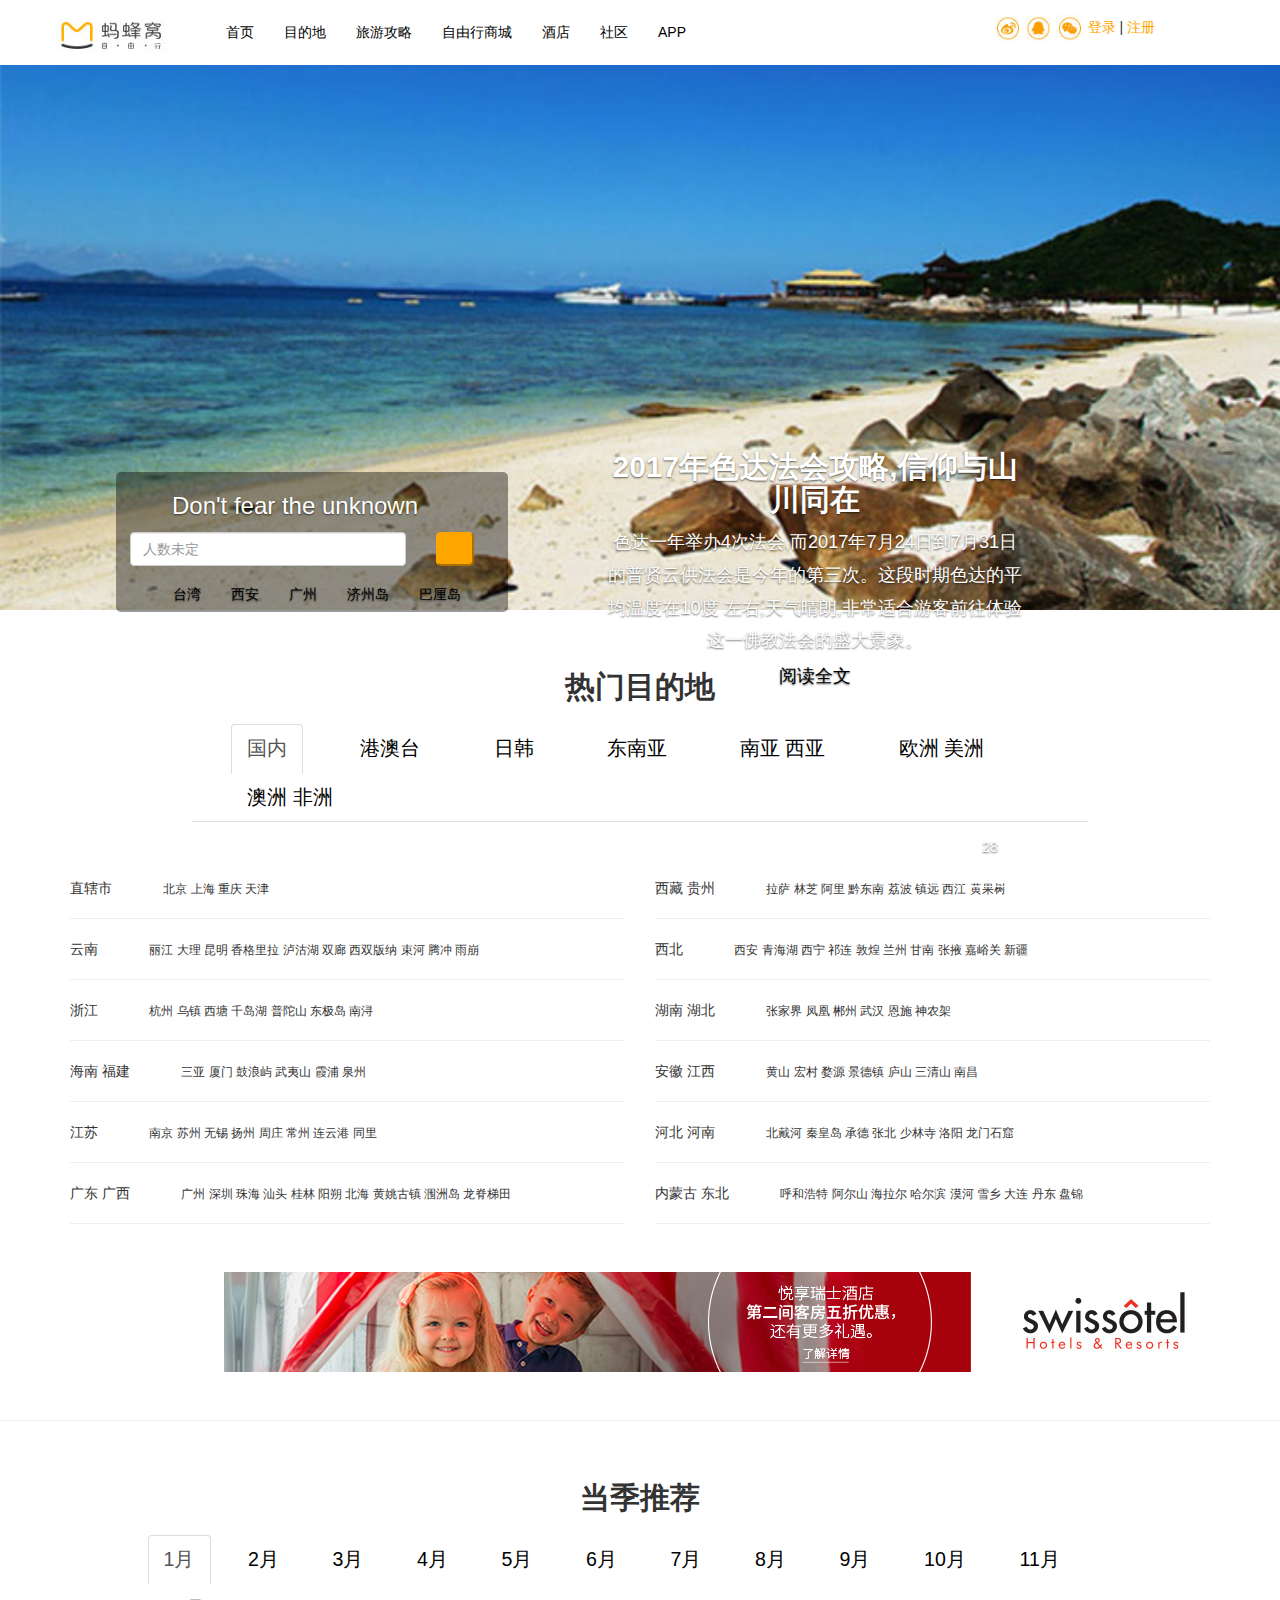
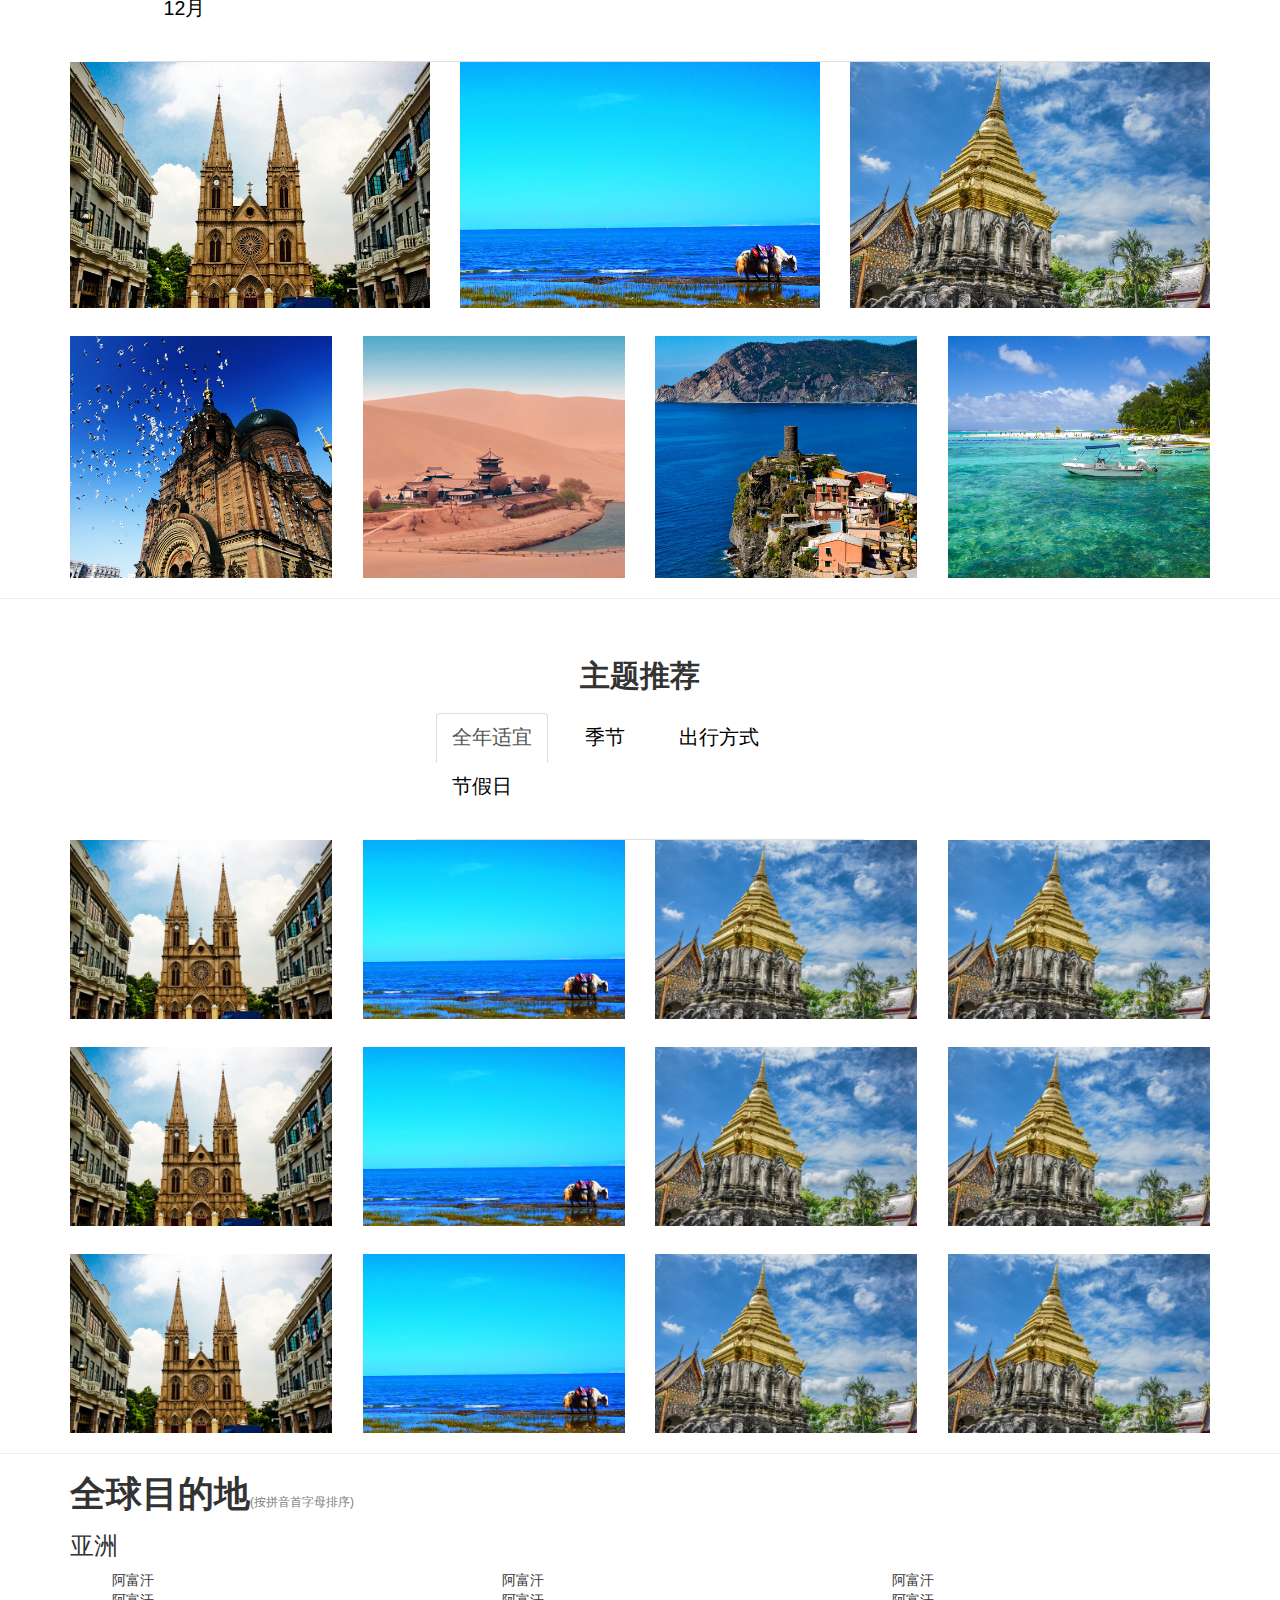
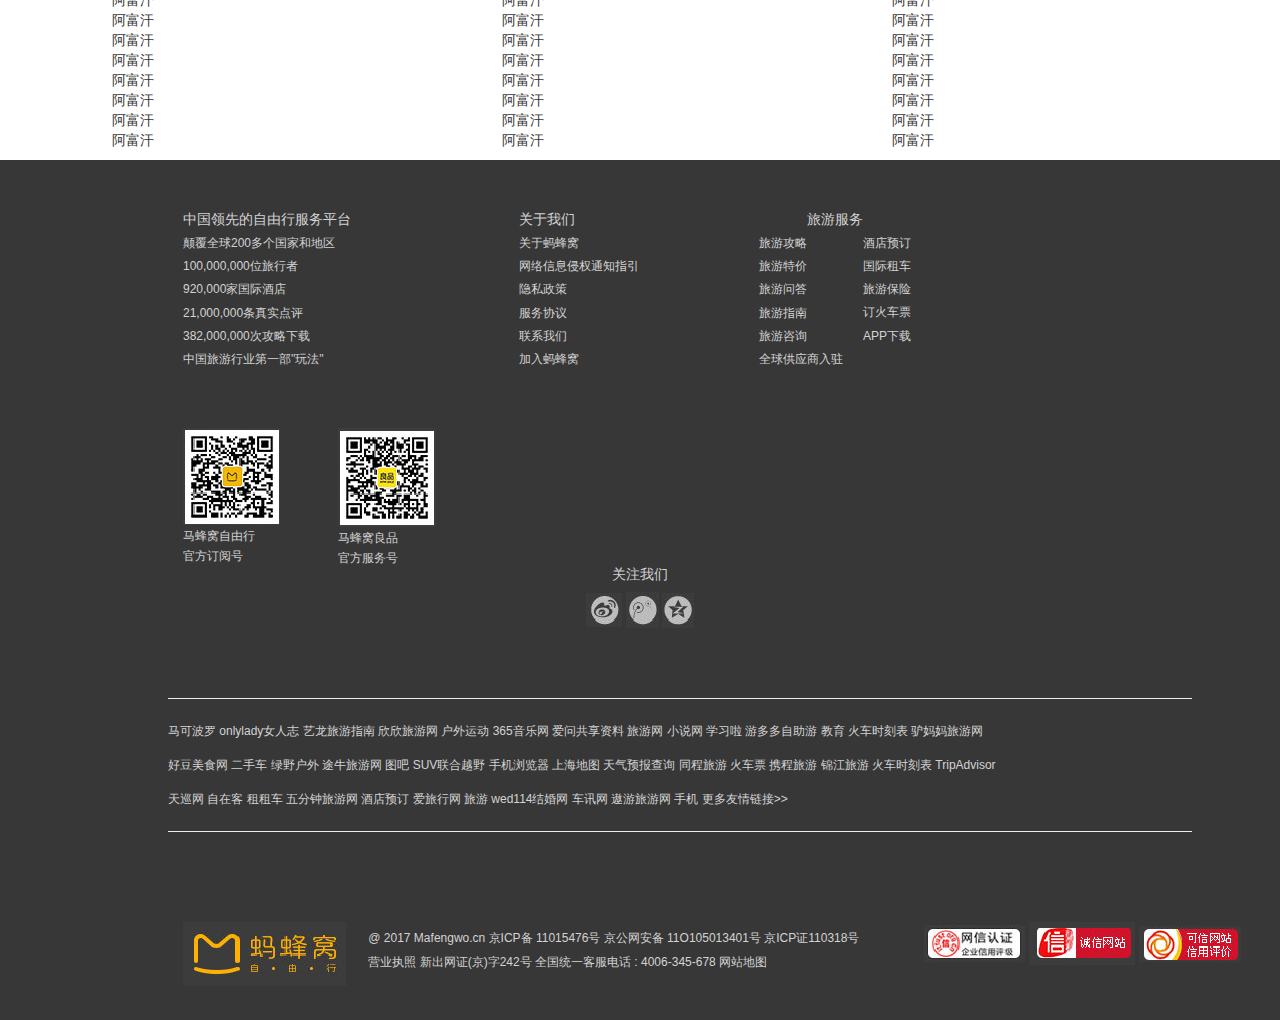
<file: mudi.html>
﻿<!doctype html>
<html>
  <head>
    <title>蚂蚁窝</title>
	<link href="style/bootstrap.min.css" rel="stylesheet">
    <script src="style/js/jquery.js"></script>
    <script src="style/js/bootstrap.min.js"></script>
	<link href="mudi.css" rel="stylesheet">
	
	<script>
	  $(document).ready(function(){
	    $("#my-1").carousel({
		  interval:2000
		});
	  })
	</script>
  </head>
  <body>
       <!--导航开始-->
		<nav class="navbar navbar-default navbar-fixed-top">
		    <div class="nav_a container">
			    <div class="navbar-header">
				    <button type="button" class="navbar-toggle collapsed" data-toggle="collapse" data-target="#mycoll">
					    <span class="icon-bar"></span>
						<span class="icon-bar"></span>
						<span class="icon-bar"></span>
					</button>
			        <a class="navbar-brand">
				       <img class="logo img-responsive" src="ima/logo.jpg"/>
				    </a>
			    </div>
				<div class="collapse navbar-collapse" id="mycoll">
			        <ul class="nav navbar-nav">
	                    <li><a href="index.html">首页</a></li>
                        <li><a href="mudi.html">目的地</a></li> 
                        <li><a href="cs.html">旅游攻略</a></li> 
                        <li><a href="lv_content.html">自由行商城</a></li> 
						<li><a href="jiudian.html">酒店</a></li> 
						<li><a href="content.html">社区</a></li>
						<li><a href="">APP</a></li> 
		            </ul>
					<ul>
					   <div class="nav_right">
						  <img src="ima/nav_a.jpg" class="img-responsive"/>
				          <img src="ima/nav_b.jpg" class="img-responsive"/>
				          <img src="ima/nav_c.jpg" class="img-responsive"/>
						  <a href="">登录</a> | <a href="">注册</a>
					   </div>
					</ul>
				</div>
			</div>
		</nav>
   <!--导航结束-->
   
   <!--banner开始-->
    <div class="container-fulid">
	   <img src="ima/b.jpg" class="img-responsive" style="width:100%;"/>
	      <div class="carousel-caption">
			 <div class="num">
			    <h3 class="english">Don't fear the unknown</h3>
				  <div class="row">
				     <div class="col-xs-9">
		                <input type="text" class="form-control" placeholder="人数未定"/>
		             </div>
	                 <div class="col-xs-2">
		                <button class="tijiao"></button>
		             </div>
				  </div>
				  <ul class="nav navbar-nav">
	                    <li><a href="">台湾</a></li>
                        <li><a href="">西安</a></li> 
                        <li><a href="">广州</a></li> 
                        <li><a href="">济州岛</a></li> 
						<li><a href="">巴厘岛</a></li>
		            </ul>
			 </div>
			 <div class="right">
			    <h2><strong>2017年色达法会攻略,信仰与山川同在</strong></h2>
				<p class="txt">色达一年举办4次法会,而2017年7月24日到7月31日的普贤云供法会是今年的第三次。这段时期色达的平均温度在10度
				   左右,天气晴朗,非常适合游客前往体验这一佛教法会的盛大景象。</p>
			    <h4><a href="">阅读全文</a></h4>
			 </div>
			 <div class="number">
			    <span>28</span>
				<button class="feng"><small>分享</small></button>
			 </div>
		  </div>
	</div>
   <!--banner结束-->
   
   <!--内容开始-->
   <div class="container-fulid content">
      <h2 class="str"><strong>热门目的地</strong></h2>
	  <ul id="myTab" class="nav nav-tabs n">
	     <li class="active"><a href="#home" data-toggle="tab" >国内</a></li>
         <li class=""><a href="#as" data-toggle="tab">港澳台</a></li> 
         <li><a href="#ad" data-toggle="tab">日韩 </a></li> 
         <li><a href="#af" data-toggle="tab">东南亚</a></li> 
		 <li><a href="" data-toggle="tab">南亚 西亚</a></li>
		 <li><a href="" data-toggle="tab">欧洲 美洲</a></li>
		 <li><a href="" data-toggle="tab">澳洲 非洲</a></li>
	  </ul>
	  <div id="myTabContent" class="tab-content container">
		  <div class="tab-pane fade in active" id="home">
			  <div class="row tab">
			     <div class="col-xs-6">
				    <span>直辖市</span> 
					<small class="beijing">北京 上海 重庆 天津</small><hr/>
				 </div>
				 <div class="col-xs-6">
				    <span>西藏 贵州</span> 
					<small class="beijing">拉萨 林芝 阿里 黔东南 荔波 镇远 西江 黄果树</small><hr/>
				 </div>
			  </div>
			  <div class="row ">
			     <div class="col-xs-6">
				    <span>云南</span> 
					<small class="beijing">丽江 大理 昆明 香格里拉 泸沽湖 双廊 西双版纳 束河 腾冲 雨崩</small><hr/>
				 </div>
				 <div class="col-xs-6">
				    <span>西北</span> 
					<small class="beijing">西安 青海湖 西宁 祁连 敦煌 兰州 甘南 张掖 嘉峪关 新疆</small><hr/>
				 </div>
			  </div>
			  <div class="row ">
			     <div class="col-xs-6">
				    <span>浙江</span> 
					<small class="beijing">杭州 乌镇 西塘 千岛湖 普陀山 东极岛 南浔</small><hr/>
				 </div>
				 <div class="col-xs-6">
				    <span>湖南 湖北</span> 
					<small class="beijing">张家界 凤凰 郴州 武汉 恩施 神农架</small><hr/>
				 </div>
			  </div>
			  <div class="row ">
			     <div class="col-xs-6">
				    <span>海南 福建</span> 
					<small class="beijing">三亚 厦门 鼓浪屿 武夷山 霞浦 泉州</small><hr/>
				 </div>
				 <div class="col-xs-6">
				    <span>安徽 江西</span> 
					<small class="beijing">黄山 宏村 婺源 景德镇 庐山 三清山 南昌</small><hr/>
				 </div>
			  </div>
			  <div class="row ">
			     <div class="col-xs-6">
				    <span>江苏</span> 
					<small class="beijing">南京 苏州 无锡 扬州 周庄 常州 连云港 同里</small><hr/>
				 </div>
				 <div class="col-xs-6">
				    <span>河北 河南</span> 
					<small class="beijing">北戴河 秦皇岛 承德 张北 少林寺 洛阳 龙门石窟</small><hr/>
				 </div>
			  </div>
			  <div class="row ">
			     <div class="col-xs-6">
				    <span>广东 广西</span> 
					<small class="beijing">广州 深圳 珠海 汕头 桂林 阳朔 北海 黄姚古镇 涠洲岛 龙脊梯田</small><hr/>
				 </div>
				 <div class="col-xs-6">
				    <span>内蒙古 东北</span> 
					<small class="beijing">呼和浩特 阿尔山 海拉尔 哈尔滨 漠河 雪乡 大连 丹东 盘锦</small><hr/>
				 </div>
			  </div>
	      </div>
		  <div class="tab-pane fade" id="as">
			  <div class="row tab">
			     <div class="col-xs-6">
				    <span>台湾</span> 
					<small class="beijing">台北 垦丁 花莲 高雄 台中 九份 南投 阿里山</small>
				 </div>
				 <div class="col-xs-6">
				    <span>香港 澳门</span>
				 </div>
			  </div>
		  </div>
		  <div class="tab-pane fade" id="ad">
			  <div class="row tab">
			     <div class="col-xs-6">
				    <span>日本</span> 
					<small class="beijing">东京 大阪 京都 冲绳 北海道 籍根 奈良 名古屋 福冈 神户 那霸 函馆 小樽 镰仓</small>
				 </div>
				 <div class="col-xs-6">
				    <span>韩国</span>
					<small class="beijing">济州岛 首尔 釜山</small>
				 </div>
			  </div>
		  </div>
		  <div class="tab-pane fade" id="af">
			  <div class="row tab">
			     <div class="col-xs-6">
				    <span>泰国</span> 
					<small class="beijing">普吉岛 清迈 曼谷 苏梅岛 甲米 芭提雅 象岛</small><hr/>
				 </div>
				 <div class="col-xs-6">
				    <span>越南</span>
					<small class="beijing">芽庄 岘港 美奈 大叻 河内 胡志明市</small><hr/>
				 </div>
			  </div>
			  <div class="row">
			     <div class="col-xs-6">
				    <span>新加坡 印尼</span> 
					<small class="beijing">新加坡 巴厘岛 民丹岛</small><hr/>
				 </div>
				 <div class="col-xs-6">
				    <span>柬埔寨 缅甸</span>
					<small class="beijing">吴哥窟 暹粒 金边 仰光 蒲甘 曼德勒</small><hr/>
				 </div>
			  </div>
			  <div class="row">
			     <div class="col-xs-6">
				    <span>马来西亚</span> 
					<small class="beijing">沙巴 仙本那 吉隆坡 兰卡威</small><hr/>
				 </div>
				 <div class="col-xs-6">
				    <span>菲律宾 文莱</span>
					<small class="beijing">长滩岛 杜马盖地 薄荷岛 宿雾 文莱</small><hr/>
				 </div>
			  </div>
		  </div>
			  
	  </div>
	  <img src="ima/ban.jpg" class="ban_a img-responsive"/><hr/>
	  
	  <div class="dangji">
	     <h2 class="str"><strong>当季推荐</strong></h2>
		   <ul id="myTab" class="nav nav-tabs m">
	          <li class="active"><a href="#ho" data-toggle="tab" >1月</a></li>
              <li class=""><a href="#hs" data-toggle="tab">2月</a></li> 
              <li><a href="#hd" data-toggle="tab">3月 </a></li> 
              <li><a href="" data-toggle="tab">4月</a></li> 
		      <li><a href="" data-toggle="tab">5月</a></li>
		      <li><a href="" data-toggle="tab">6月</a></li>
		      <li><a href="" data-toggle="tab">7月</a></li>
			  <li><a href="" data-toggle="tab" >8月</a></li>
              <li><a href="" data-toggle="tab">9月</a></li> 
              <li><a href="" data-toggle="tab">10月 </a></li> 
              <li><a href="" data-toggle="tab">11月</a></li> 
		      <li><a href="" data-toggle="tab">12月</a></li>
	      </ul>
		  <div id="myTabContent" class="tab-content container">
		     <div class="tab-pane fade in active" id="ho">
			    <div class="row">
				   <div class="col-xs-4">
				      <img src="ima/imb.jpg" class="img-responsive"/>
				   </div>
				   <div class="col-xs-4">
				      <img src="ima/ima.jpg" class="img-responsive"/>
				   </div>
				   <div class="col-xs-4">
				      <img src="ima/imc.jpg" class="img-responsive"/>
				   </div>
				</div>
				<div class="row ta">
				   <div class="col-xs-3">
				      <img src="ima/imn.jpg" class="img-responsive"/>
				   </div>
				   <div class="col-xs-3">
				      <img src="ima/imu.jpg" class="img-responsive"/>
				   </div>
				   <div class="col-xs-3">
				      <img src="ima/imaf.jpg" class="img-responsive"/>
				   </div>
				   <div class="col-xs-3">
				      <img src="ima/imad.jpg" class="img-responsive"/>
				   </div>
				</div>
		     </div>
			 <div class="tab-pane fade in" id="hs">
			    <div class="row">
				   <div class="col-xs-4">
				      <img src="ima/imb.jpg" class="img-responsive"/>
				   </div>
				   <div class="col-xs-4">
				      <img src="ima/ima.jpg" class="img-responsive"/>
				   </div>
				   <div class="col-xs-4">
				      <img src="ima/imc.jpg" class="img-responsive"/>
				   </div>
				</div>
				<div class="row ta">
				   <div class="col-xs-3">
				      <img src="ima/imn.jpg" class="img-responsive"/>
				   </div>
				   <div class="col-xs-3">
				      <img src="ima/imu.jpg" class="img-responsive"/>
				   </div>
				   <div class="col-xs-3">
				      <img src="ima/imaf.jpg" class="img-responsive"/>
				   </div>
				   <div class="col-xs-3">
				      <img src="ima/imad.jpg" class="img-responsive"/>
				   </div>
				</div>
		     </div>
			 <div class="tab-pane fade in " id="hd">
			    <div class="row">
				   <div class="col-xs-4">
				      <img src="ima/imb.jpg" class="img-responsive"/>
				   </div>
				   <div class="col-xs-4">
				      <img src="ima/ima.jpg" class="img-responsive"/>
				   </div>
				   <div class="col-xs-4">
				      <img src="ima/imc.jpg" class="img-responsive"/>
				   </div>
				</div>
				<div class="row ta">
				   <div class="col-xs-3">
				      <img src="ima/imn.jpg" class="img-responsive"/>
				   </div>
				   <div class="col-xs-3">
				      <img src="ima/imu.jpg" class="img-responsive"/>
				   </div>
				   <div class="col-xs-3">
				      <img src="ima/imaf.jpg" class="img-responsive"/>
				   </div>
				   <div class="col-xs-3">
				      <img src="ima/imad.jpg" class="img-responsive"/>
				   </div>
				</div>
		     </div>
		  </div><hr/>
	  </div>
	  
	  <div class="zhuti">
	     <h2 class="str"><strong>主题推荐</strong></h2>
		   <ul id="myTab" class="nav nav-tabs b">
	          <li class="active"><a href="#ha" data-toggle="tab" >全年适宜</a></li>
              <li class=""><a href="#hf" data-toggle="tab">季节</a></li> 
              <li><a href="#hh" data-toggle="tab">出行方式 </a></li> 
              <li><a href="" data-toggle="tab">节假日</a></li> 
	      </ul>
		  <div id="myTabContent" class="tab-content container">
		     <div class="tab-pane fade in " id="hf">
			    <div class="row">
				   <div class="col-xs-3">
				      <img src="ima/imb.jpg" class="img-responsive"/>
				   </div>
				   <div class="col-xs-3">
				      <img src="ima/ima.jpg" class="img-responsive"/>
				   </div>
				   <div class="col-xs-3">
				      <img src="ima/imc.jpg" class="img-responsive"/>
				   </div>
				   <div class="col-xs-3">
				      <img src="ima/imc.jpg" class="img-responsive"/>
				   </div>
				</div>
				<div class="row ta">
				   <div class="col-xs-3">
				      <img src="ima/imb.jpg" class="img-responsive"/>
				   </div>
				   <div class="col-xs-3">
				      <img src="ima/ima.jpg" class="img-responsive"/>
				   </div>
				   <div class="col-xs-3">
				      <img src="ima/imc.jpg" class="img-responsive"/>
				   </div>
				   <div class="col-xs-3">
				      <img src="ima/imc.jpg" class="img-responsive"/>
				   </div>
				</div>
				<div class="row ta">
				   <div class="col-xs-3">
				      <img src="ima/imb.jpg" class="img-responsive"/>
				   </div>
				   <div class="col-xs-3">
				      <img src="ima/ima.jpg" class="img-responsive"/>
				   </div>
				   <div class="col-xs-3">
				      <img src="ima/imc.jpg" class="img-responsive"/>
				   </div>
				   <div class="col-xs-3">
				      <img src="ima/imc.jpg" class="img-responsive"/>
				   </div>
				</div>
			 </div>
			 <div class="tab-pane fade in" id="ha">
			    <div class="row">
				   <div class="col-xs-3">
				      <img src="ima/imb.jpg" class="img-responsive"/>
				   </div>
				   <div class="col-xs-3">
				      <img src="ima/ima.jpg" class="img-responsive"/>
				   </div>
				   <div class="col-xs-3">
				      <img src="ima/imc.jpg" class="img-responsive"/>
				   </div>
				   <div class="col-xs-3">
				      <img src="ima/imc.jpg" class="img-responsive"/>
				   </div>
				</div>
				<div class="row ta">
				   <div class="col-xs-3">
				      <img src="ima/imb.jpg" class="img-responsive"/>
				   </div>
				   <div class="col-xs-3">
				      <img src="ima/ima.jpg" class="img-responsive"/>
				   </div>
				   <div class="col-xs-3">
				      <img src="ima/imc.jpg" class="img-responsive"/>
				   </div>
				   <div class="col-xs-3">
				      <img src="ima/imc.jpg" class="img-responsive"/>
				   </div>
				</div>
				<div class="row ta">
				   <div class="col-xs-3">
				      <img src="ima/imb.jpg" class="img-responsive"/>
				   </div>
				   <div class="col-xs-3">
				      <img src="ima/ima.jpg" class="img-responsive"/>
				   </div>
				   <div class="col-xs-3">
				      <img src="ima/imc.jpg" class="img-responsive"/>
				   </div>
				   <div class="col-xs-3">
				      <img src="ima/imc.jpg" class="img-responsive"/>
				   </div>
				</div>
			 </div>
			 <div class="tab-pane fade in active" id="hh">
			    <div class="row">
				   <div class="col-xs-3">
				      <img src="ima/imb.jpg" class="img-responsive"/>
				   </div>
				   <div class="col-xs-3">
				      <img src="ima/ima.jpg" class="img-responsive"/>
				   </div>
				   <div class="col-xs-3">
				      <img src="ima/imc.jpg" class="img-responsive"/>
				   </div>
				   <div class="col-xs-3">
				      <img src="ima/imc.jpg" class="img-responsive"/>
				   </div>
				</div>
				<div class="row ta">
				   <div class="col-xs-3">
				      <img src="ima/imb.jpg" class="img-responsive"/>
				   </div>
				   <div class="col-xs-3">
				      <img src="ima/ima.jpg" class="img-responsive"/>
				   </div>
				   <div class="col-xs-3">
				      <img src="ima/imc.jpg" class="img-responsive"/>
				   </div>
				   <div class="col-xs-3">
				      <img src="ima/imc.jpg" class="img-responsive"/>
				   </div>
				</div>
				<div class="row ta">
				   <div class="col-xs-3">
				      <img src="ima/imb.jpg" class="img-responsive"/>
				   </div>
				   <div class="col-xs-3">
				      <img src="ima/ima.jpg" class="img-responsive"/>
				   </div>
				   <div class="col-xs-3">
				      <img src="ima/imc.jpg" class="img-responsive"/>
				   </div>
				   <div class="col-xs-3">
				      <img src="ima/imc.jpg" class="img-responsive"/>
				   </div>
				</div>
			 </div>
		  </div>
	  </div><hr/>
	  
	  <div class="container">
	     <div class="quanqiu">
	        <h1><strong>全球目的地</strong></h1><small>(按拼音首字母排序)</small>
	         <h3>亚洲</h3>
			 <div class="row">
			    <div class="col-xs-4">
			 <ul class="af">
			    <li>阿富汗</li>
				<li>阿富汗</li>
				<li>阿富汗</li>
				<li>阿富汗</li>
				<li>阿富汗</li>
				<li>阿富汗</li>
				<li>阿富汗</li>
				<li>阿富汗</li>
				<li>阿富汗</li>
			 </ul>
			 </div>
			 <div class="col-xs-4">
			 <ul class="af">
			    <li>阿富汗</li>
				<li>阿富汗</li>
				<li>阿富汗</li>
				<li>阿富汗</li>
				<li>阿富汗</li>
				<li>阿富汗</li>
				<li>阿富汗</li>
				<li>阿富汗</li>
				<li>阿富汗</li>
			 </ul>
			 </div>
			 <div class="col-xs-4">
			 <ul class="af">
			    <li>阿富汗</li>
				<li>阿富汗</li>
				<li>阿富汗</li>
				<li>阿富汗</li>
				<li>阿富汗</li>
				<li>阿富汗</li>
				<li>阿富汗</li>
				<li>阿富汗</li>
				<li>阿富汗</li>
			 </ul>
			 </div>
			 </div>
		 </div>
	  </div>
   </div>
   
   <!--内容结束-->
   <!--底部开始-->
   <div class="buttom container-fluid">
	 <div class="">
       <ul class="buttom_a">
	       <li><h5>中国领先的自由行服务平台</h5></li>  
		   <li><h6>颠覆全球200多个国家和地区</h6></li>
		   <li><h6>100,000,000位旅行者</h6></li>
		   <li><h6>920,000家国际酒店</h6></li>
		   <li><h6>21,000,000条真实点评</h6></li>
		   <li><h6>382,000,000次攻略下载</h6></li>
		   <li><h6>中国旅游行业第一部"玩法"</h6></li>
	   </ul>
       <ul class="buttom_a" >
	      <li><h5>关于我们</h5></li> 
		   <li><h6>关于蚂蜂窝</h6></li>
		   <li><h6>网络信息侵权通知指引</h6></li>
		   <li><h6>隐私政策</h6></li>
		   <li><h6>服务协议</h6></li>
		   <li><h6>联系我们</h6></li>
		   <li><h6>加入蚂蜂窝</h6></li>
	   </ul>
       <ul class="buttom_b">
	       <li><h5>旅游服务</h5></li> 
		   <li><h6>旅游攻略</h6></li>
		   <li><h6>旅游特价</h6></li>
		   <li><h6>旅游问答</h6></li>
		   <li><h6>旅游指南</h6></li>
		   <li><h6>旅游咨询</h6></li>
		   <li><h6>全球供应商入驻</h6></li>
	   </ul>
	     <ul class="buttom_c" >
		   <li><h6>酒店预订</h6></li>
		   <li><h6>国际租车</h6></li>
		   <li><h6>旅游保险</h6></li>
		   <li><h6>订火车票</h6></li>
		   <li><h6>APP下载</h6></li>
	   </ul>
	    <div class="buttom_d">
		  <div class="row">
		    <div class="col-xs-6">
		      <img src="imag/buttom.jpg" class="img-responsive"/>
			  <small>马蜂窝自由行</small><br/><small>官方订阅号</small>
		    </div>
		    <div class="col-xs-6">
		      <img src="imag/buttom_a.jpg" class="img-responsive"/>
			  <small>马蜂窝良品</small><br/><small>官方服务号</small>
		    </div>
		  </div>
	    </div>
	  </div>
	 </div>
	  
	 <div class="buttom_j container-fulid "> 
	    <div class="buttom_l">
	      <h5>关注我们</h5>
		  <img src="imag/buttom_icon.jpg"/>
		  <img src="imag/buttom_i.jpg" />
		  <img src="imag/buttom_c.jpg"/>
	    </div>
	    <div class="buttom_k">
	       <hr/>
	       <h6>马可波罗  onlylady女人志  艺龙旅游指南  欣欣旅游网  户外运动  365音乐网  爱问共享资料  旅游网  小说网  学习啦  游多多自助游  教育  火车时刻表  驴妈妈旅游网</h6>
	       <h6>好豆美食网  二手车  绿野户外  途牛旅游网  图吧  SUV联合越野  手机浏览器  上海地图  天气预报查询  同程旅游  火车票  携程旅游  锦江旅游  火车时刻表  TripAdvisor</h6>
	       <h6>天巡网  自在客  租租车  五分钟旅游网  酒店预订  爱旅行网  旅游  wed114结婚网  车讯网  遨游旅游网  手机  更多友情链接>></h6>
	       <hr/>
		</div>
     </div>

<div class="bottom container-fuild">
  <div class="bott_a">
	 <div class="col-xs-2" >
	    <img src="imag/bott_a.jpg">
	 </div>
	 <div class="col-xs-6" >
	    <h6>@ 2017 Mafengwo.cn 京ICP备 11015476号 京公网安备 11O105013401号 京ICP证110318号 </h6>
	    <h6>营业执照 新出网证(京)字242号 全国统一客服电话 : 4006-345-678 网站地图</h6>
	 </div>
	 <div class="col-xs-4" >
	   <img src="imag/bott_b.jpg">
	   <img src="imag/bott_c.jpg">
	   <img src="imag/bott_d.jpg">
	 </div>
   </div>
</div>   
   <!--底部结束-->
  </body>
</html>
</file>
<file: css.css>
﻿@charset "utf-8";
/* CSS Document */
*{
	margin:0px;
	padding:0px;
}
html,body{
	width:100%;
	height:100%;
}
/*导航开始*/
.navbar-default {
    background-color: #ffffff;
    border-color: #ffffff;
	}
.nav_a{
    padding:0.5em 0em 0.5em 0em;
}
.logo{
    margin-top:-0.5em;
}
.nav{
    margin-left:2em;
} 
.navbar-default .navbar-nav>li>a {
    color: #000;
}
.navbar-default .navbar-nav>li>a:hover{
    color: #ffffff;
	background-color:orange;
}
.nav_right{
   float:right;
   padding:0.5em 5em 0.5em 0em;
}
.nav_right>a{
   color:orange;
}
.nav_right>img{
   display:inline;
}
/*导航结束*/

/*内容开始*/
.con{
   margin-top:1.5em;
}
.con_a{
   margin-top:1.5em;
   padding-bottom:2em;
}
.a{
  margin-top:1.5em;
}
.a>h4{
  color:orange;
  float:right;
  margin-top:-0.1em;
}
.con_b{
  margin-top:2em;
  padding-right:3em;
}
.small{
  float:right;
  color:gray;
}
.img{
  margin-top:1em;
}
.con_b>h4{
  margin-top:1em;
}
.p{
  color:gray;
  padding-bottom:4em;
}
.con_d{
  padding-right:4em;
  margin-top:2em;
}
.con_d>h3{
  margin-left:-2em;
}
.con_d>small{
  margin-left:-4em;
  color:gray;
}
.small_a{
  float:right;
  padding-right:4em;
  color:gray;
}
.con_f{
  margin-top:1em;
  padding-bottom:2em;
}
.con_g{
  margin-top:2em;
}
.small_b{
  color:orange;
  float:right;
  padding-right:4em;
}
.con_h{
  margin-top:1.5em;
}
.con_j{
  color:orange;
}
.con_k{
  margin-top:1em;
}
.con_l{
  margin-top:2em;
  padding-bottom:2.5em;
}
.small_c{
  float:right;
  padding-right:4em;
}
.con_l>img{
  padding-top:1em;
  padding-bottom:2em;
}
.con_i{
  padding-bottom:15em;
}
.con_i>small{
  color:gray;
  line-height:2.5em;
}

.n{
  color:orange;
}
.con_u>img{
  display:inline;
}
.s{
  margin-left:8em;
}
.im{
  margin-left:13em;
}
.con_u>small{
  color:orange;
  padding-right:2.8em;
}
hr{
  margin:0px;
}
.con_t{
  margin-top:3em;
}
.con_r{
  margin-top:1em;
}
.con_r>img{
  display:inline;
}
.con_r .o{
  color:orange;
}
.con_r>small{
  color:gray;
}
.con_r .sm{
  color:orange;
  margin-left:17em;
}
.com{
  margin-bottom:2em;
}
/*内容结束*/

/*底部开始*/
.buttom{
  background-color:#373737;
}
.buttom_a{
  list-style:none;
  float:left;
  color:lightgray;
  margin-top:3em;
  margin-left:12em;
}
.buttom_b{
  list-style:none;
  float:left;
  color:lightgray;
  margin-top:3em;
}
.buttom_b>li>h5{
  margin-left:12em;
}
.buttom_b>li>h6{
  margin-left:10em;
}
.buttom_c{
  list-style:none;
  float:left;
  color:lightgray;
  margin-top:4.8em;
}
.buttom_d{
  list-style:none;
  float:left;
  color:lightgray;
  margin-top:3em;
  margin-left:12em;
  width: 20em;
}
.buttom_g{
  float:right;
}
.buttom_j{
  background-color:#373737;
  margin-top: -2em;
}
.buttom_l{
  color:lightgray;
  margin-top:2em;
  text-align:center;
  margin-bottom:5em;
}
.buttom_k{
  color:lightgray;
  margin-top:2em;
  width:80%;
  margin-left:12em;
}
.buttom_k>h6{
  line-height:2em;
}
.bottom{
  height:10em;
  background-color:#373737;
  padding-top:1em;
}
.bott_a{
  color:lightgray;
  margin-top:2em;
  margin-left:12em;
  margin-bottom:2em;
}
/*底部结束*/
</file>
<file: style.css>
﻿@charset "utf-8";
/* CSS Document */
*{
	margin:0px;
	padding:0px;
}
html,body{
	width:100%;
	height:100%;
}
@media screen and (max-width:700px){
/*导航开始*/
.navbar-default {
    background-color: #ffffff;
    border-color: #ffffff;
	}
.nav_a{
    padding:0.5em 0em 0.5em 0em;
}
.logo{
    margin-top:-0.5em;
}
.nav{
    margin-left:2em;
} 
.navbar-default .navbar-nav>li>a {
    color: #000;
}
.navbar-default .navbar-nav>li>a:hover{
    color: #ffffff;
	background-color:orange;
}
.nav_right{
   float:right;
   padding:0.5em 5em 0.5em 0em;
}
.nav_right>img{
    display:inline;
}
/*导航结束*/

}
</file>
<file: content.css>
﻿@charset "utf-8";
/* CSS Document */
*{
	margin:0px;
	padding:0px;
}
html,body{
	width:100%;
	height:100%;
}
/*导航开始*/
.navbar-default {
    background-color: #ffffff;
    border-color: #ffffff;
	}
.nav_a{
    padding:0.5em 0em 0.5em 0em;
}
.logo{
    margin-top:-0.5em;
}
.nav{
    margin-left:2em;
} 
.navbar-default .navbar-nav>li>a {
    color: #000;
}
.navbar-default .navbar-nav>li>a:hover{
    color: #ffffff;
	background-color:orange;
}
.nav_right{
   float:right;
   padding:0.5em 5em 0.5em 0em;
}
.nav_right>a{
   color:orange;
}
.nav_right>img{
   display:inline;
}
/*导航结束*/

/*内容开始*/
.con{
	box-shadow:0px 3px 10px #ccc;
}
.shoucang{
	border-left:1px solid #ccc;	
	padding:1em;
}
.fenxiang{
	border-right:1px solid #ccc;
	border-left:1px solid #ccc;
	padding:1em;
}
.img{
    position: absolute;
	margin-top: -6.7em;
    margin-left: 10em;
}
.wz{
   width:30em;
   margin:0 auto;
   padding-top:1em;
}
.zimu{
   color:orange;
   display: inline;
}
.wz>small{
   color:red;
   font-size:0.7em;
   margin-left:1em;
}
.butt {
  height:1.5em;
  background-color:#C87036;
  margin-left:1em;
}
.spa{
  color:gray;
  margin-left:2em;
}
.wz>img{
  display: inline;
  margin-left:1em;
}
.shuzi{
  color:gray;
  font-size:0.8em;
  display: inline;
}
.im{
  float:right;
  margin-top:-6em;
  padding-bottom:1em;
}
.shoucang>img{
  margin-left:4em;
}
.shoucang>p{
  margin-left:4em;
}
.fenxiang>img{
  margin-left:3.5em;
}
.fenxiang>p{
  margin-left:3.7em;
}

/*内容结束*/

/*内容开始*/
.kuang{
  border:1px dashed gray;
  width:52em;
  height:9em;
  margin-top: -2em;
  padding:1.5em 0.5em 1em 5em;
}
.biao{
  display:inline;
}
.fei{
  margin-top:1em;
}
.jiben{
  margin-top:4em;
}
.p{
  margin-top:1.5em;
  padding-bottom:1.5em;
}
.wz{
  text-align:center;
  padding-top:1em;
  padding-bottom:5em;
}
.gongzuo{
   margin-top:1.5em;
   padding-bottom:2em;
}
.gongzuo>p{
  margin-top:3em;
  line-height:2em;
  color:gray;
}
.jiaoyi{
  padding-bottom:2em;
}
.jiaoyi>img{
  display:inline;
  margin-left:2em;
}
.jiaoyi>h3{
  display:inline;
  margin-left:1em;
}
.jiaoyi>h3>span{
  color:orange;
  margin-left:5em;
}
.jiao{
  background-color:#F0F0F0;
  margin-top:1em;
}
.jiao_i{
  padding:1em 0em 1em 1em; 
}
.jiao_w{
  margin-top:1.5em;
}
.jiao_p{
  color:gray;
}
.ji{
  margin-top:1.5em;
  margin-left:2em;
}
del{
  color:gray;
  float: right;
  margin-right: 3.5em;
}
.shu{
  color:gray;
  float: right;
  margin-right: 3em;
}
.yi_h{
  float:right;
  margin-top:1.5em;
  padding-bottom:1.5em;
}
.xx{
  border:1px solid lightgray;
  margin-top: 5em;
}
.but{
  float:right;
  margin-right: -24em;
  padding-bottom:2em;
}
.bu{
  border:1px solid lightgray;
  border-radius:20px;
  background-color:#ffffff;
  padding:8px 20px 8px 20px;
  margin-left: 2em;
  margin-top:1em;
}
.huanhui{
  margin-top:6em;
}
.huanhui>p{
  color:gray;
  line-height:2em;
}
.huanhui>img{
  margin-left:-em;
}
.dai{
  text-align:center;
  margin-top:1em;
}
.wangluo{
  margin-top:1em;
}
.renren{
  margin-top:1em;
}
.renren>img{
  display:inline;
}
.renren>h3{
  display:inline;
  margin-left:1em;
}
.renren>h3>span{
  color:orange;
  margin-left:15em;
}
.jiao_o{
  padding:1em 0em 1em 1em; 
}
.jia{
  margin-top: 1.5em;
  margin-left: 2.5em;
}
.zhuan{
  margin-top:6em;
  padding-bottom:2em;
}
.zhuan>p{
  color:gray;
  line-height:2em;
}
.lc{
  margin-top:8em;
  padding-bottom:2em;
}
.xiaofei{
  margin-top:2em;
  line-height:2em;
  color:gray;
}
.shuiguo{
  margin-top:1.5em;
  text-align:center;
}
.mudi{
  margin-top:-2em;
}
.num{
  display:inline;
  font-size:2em;
}
.xiangguan{
  margin-top:7em;
}

/*内容结束*/

/*底部开始*/
.buttom{
  background-color:#373737;
}
.buttom_a{
  list-style:none;
  float:left;
  color:lightgray;
  margin-top:3em;
  margin-left:12em;
}
.buttom_b{
  list-style:none;
  float:left;
  color:lightgray;
  margin-top:3em;
}
.buttom_b>li>h5{
  margin-left:12em;
}
.buttom_b>li>h6{
  margin-left:10em;
}
.buttom_c{
  list-style:none;
  float:left;
  color:lightgray;
  margin-top:4.8em;
}
.buttom_d{
  list-style:none;
  float:left;
  color:lightgray;
  margin-top:3em;
  margin-left:12em;
  width: 20em;
}
.buttom_g{
  float:right;
}
.buttom_j{
  background-color:#373737;
  margin-top: -2em;
  padding-bottom: 2em;
}
.buttom_l{
  color:lightgray;
  margin-top:2em;
  text-align:center;
  margin-bottom:5em;
}
.buttom_k{
  color:lightgray;
  margin-top:2em;
  width:80%;
  margin-left:12em;
}
.buttom_k>h6{
  line-height:2em;
}
.bottom{
  height:10em;
  background-color:#373737;
  padding-top:1em;
}
.bott_a{
  color:lightgray;
  margin-top:2em;
  margin-left:12em;
  margin-bottom:2em;
}
/*底部结束*/
</file>
<file: cs.css>
﻿@charset "utf-8";
/* CSS Document */
*{
	margin:0px;
	padding:0px;
}
html,body{
	width:100%;
	height:100%;
}
/*导航开始*/
.navbar-default {
    background-color: #ffffff;
    border-color: #ffffff;
	}
.nav_a{
    padding:0.5em 0em 0.5em 0em;
}
.logo{
    margin-top:-0.5em;
}
.nav{
    margin-left:2em;
} 
.navbar-default .navbar-nav>li>a {
    color: #000;
}
.navbar-default .navbar-nav>li>a:hover{
    color: #ffffff;
	background-color:orange;
}
.nav_right{
   float:right;
   padding:0.5em 5em 0.5em 0em;
}
.nav_right>a{
   color:orange;
}
.nav_right>img{
   display:inline;
}
/*导航结束*/

/*轮播开始*/
.cont{
  margin-top:7em;
}
.im{
  margin-top:1em;
}
.app{
  color:orange;
  margin-top:0.3em;
}
.ban{
  color:gray;
  margin-top: -0.5em;
  position: absolute;
}
/*轮播结束*/

/*内容开始*/
.content{
  margin-top:2em;
}
.data{
  color:gray;
}
.bu{
  border: 1px solid #EAEAEA;
  border-radius: 20px;
  background-color:#EAEAEA;
  padding: 3px 25px;
}
.button{
  display:inline;
  margin-left:-0.5em;
  position: absolute;
  margin-top:-0.2em;
}
.h{
  display:inline;
  color:orange;
}
.xian{
  display:inline;
  margin-left:1em;
}
.tui{
  margin-top:-0.1em;
}
.tui_img{
  display:inline;
}
.laizi{
  display:inline;
  margin-left:1em;
}
.ziyou{
  margin-left:0.3em;
  color:orange;
}
.feng{
  border: 1px solid orange;
  border-radius: 20px;
  background-color:#ffffff;
  padding: 4px 20px;
  float:right;
}
.num{
  color:orange;
}
.wenzi{
  margin-top:2em;
  color:gray;
}
.im_g{
  margin-top:1.5em;
  display:inline;
}
.im_g_a{
  display:inline;
  padding:1em;
}
.liulan{
  float:right;
  color:gray;
  padding:5em 4em 5em 5em;
}
.sm{
  margin-top:1em;
}
.sma{
  color:gray;
  margin-top:2em;
  position:absolute;
}
.sm_img{
  position:absolute;
  margin-left:-8em;
  display:inline;
}
.hang{
  position:absolute; 
  margin-left: 45em;
  display: inline;
  margin-top: 8em;
}
.sma_w{
  margin-left: -6em;
}  
.xi{
  color:orange;
  padding-right:1em;
}
.liu{
  color:gray;
}
.liulan_a{
  color:gray;
  margin-left: 2em;
}
.sm_im{
  position: absolute;
  margin-left: -12em;
  display: inline;
}
.sma_z{
  margin-left: -10em;
}

/*底部开始*/
.buttom{
  background-color:#373737;
}
.buttom_a{
  list-style:none;
  float:left;
  color:lightgray;
  margin-top:3em;
  margin-left:12em;
}
.buttom_b{
  list-style:none;
  float:left;
  color:lightgray;
  margin-top:3em;
}
.buttom_b>li>h5{
  margin-left:12em;
}
.buttom_b>li>h6{
  margin-left:10em;
}
.buttom_c{
  list-style:none;
  float:left;
  color:lightgray;
  margin-top:4.8em;
}
.buttom_d{
  list-style:none;
  float:left;
  color:lightgray;
  margin-top:3em;
  margin-left:12em;
  width: 20em;
}
.buttom_g{
  float:right;
}
.buttom_j{
  background-color:#373737;
  margin-top: -2em;
  padding-bottom: 2em;
}
.buttom_l{
  color:lightgray;
  margin-top:2em;
  text-align:center;
  margin-bottom:5em;
}
.buttom_k{
  color:lightgray;
  margin-top:2em;
  width:80%;
  margin-left:12em;
}
.buttom_k>h6{
  line-height:2em;
}
.bottom{
  height:10em;
  background-color:#373737;
  padding-top:1em;
}
.bott_a{
  color:lightgray;
  margin-top:2em;
  margin-left:12em;
  margin-bottom:2em;
}
/*底部结束*/

















/*内容结束*/
</file>
<file: jiudian.css>
﻿@charset "utf-8";
/* CSS Document */
*{
	margin:0px;
	padding:0px;
}
html,body{
	width:100%;
	height:100%;
}
/*导航开始*/
.navbar-default {
    background-color: #ffffff;
    border-color: #ffffff;
	}
.nav_a{
    padding:0.5em 0em 0.5em 0em;
}
.logo{
    margin-top:-0.5em;
}
.nav{
    margin-left:2em;
} 
.navbar-default .navbar-nav>li>a {
    color: #000;
}
.navbar-default .navbar-nav>li>a:hover{
    color: #ffffff;
	background-color:orange;
}
.nav_right{
   float:right;
   padding:0.5em 5em 0.5em 0em;
}
.nav_right>a{
   color:orange;
}
.nav_right>img{
   display:inline;
}
/*导航结束*/

/*内容开始*/
.content{
  margin-top:9em;
}
.input{
  margin-top:3em;
}
.form-control:focus {
    border-color: #F29E41;
    outline: 0px none;
    box-shadow: 0px 1px 1px rgba(0, 0, 0, 0.075) inset, 0px 0px 8px rgba(236, 142, 74, 0.6);
}
.form-control {
    height: 47px;
}
.tijiao{
  width: 50px;
  height: 45px;
  background-color:orange;
  border-radius:5px;
  border-color:orange;
}
.tijiao:hover{
  background-color:rgb(250,117,6);
}
.zhusu{
  margin-top:5em;
}
.jiage{
  margin-left:6em;
}
.zhusu_img{
  position:absolute;
}
.gonglv{
  margin-left: 3em;
  margin-top: -1em;
}
.conten{
  margin-top:6em;
}
.h{
  text-align:center;
}
.n{
  margin-top:3em;
}
.pict{
  margin-top:2.5em;
  padding-bottom:12em;
}
.num{
  width:3.5em;
  height:1.7em;
  background-color:rgba(0,0,0,0.6);
  border-radius:5px;
  margin:-14em 0em 0em -2em;
}
.number{
  display:inline;
  color:orange;
  font-size:1.3em;
}
.numb{
  margin:9em 8em 0em -3em;
}
.wz{
  margin-left:-3em;
  position:absolute;
}
.num_a{
  margin-top: 3em;
  margin-left: -10em;
  position:absolute;
}
.rang{
  margin-left:-2em;
  position:absolute;
}
.num_b{
  margin-top: 2em;
  margin-left: -10em;
  position:absolute;
}
/*内容结束*/

/*底部开始*/
.buttom{
  background-color:#373737;
}
.buttom_a{
  list-style:none;
  float:left;
  color:lightgray;
  margin-top:3em;
  margin-left:12em;
}
.buttom_b{
  list-style:none;
  float:left;
  color:lightgray;
  margin-top:3em;
}
.buttom_b>li>h5{
  margin-left:12em;
}
.buttom_b>li>h6{
  margin-left:10em;
}
.buttom_c{
  list-style:none;
  float:left;
  color:lightgray;
  margin-top:4.8em;
}
.buttom_d{
  list-style:none;
  float:left;
  color:lightgray;
  margin-top:3em;
  margin-left:12em;
  width: 20em;
}
.buttom_g{
  float:right;
}
.buttom_j{
  background-color:#373737;
  margin-top: -2em;
  padding-bottom: 2em;
}
.buttom_l{
  color:lightgray;
  margin-top:2em;
  text-align:center;
  margin-bottom:5em;
}
.buttom_k{
  color:lightgray;
  margin-top:2em;
  width:80%;
  margin-left:12em;
}
.buttom_k>h6{
  line-height:2em;
}
.bottom{
  height:10em;
  background-color:#373737;
  padding-top:1em;
}
.bott_a{
  color:lightgray;
  margin-top:2em;
  margin-left:12em;
  margin-bottom:2em;
}
/*底部结束*/
</file>
<file: mudi.css>
﻿@charset "utf-8";
/* CSS Document */
*{
	margin:0px;
	padding:0px;
}
html,body{
	width:100%;
	height:100%;
}
/*导航开始*/
.navbar-default {
    background-color: #ffffff;
    border-color: #ffffff;
	}
.nav_a{
    padding:0.5em 0em 0.5em 0em;
}
.logo{
    margin-top:-0.5em;
}
.nav{
    margin-left:2em;
} 
.navbar-default .navbar-nav>li>a {
    color: #000;
}
.navbar-default .navbar-nav>li>a:hover{
    color: #ffffff;
	background-color:orange;
}
.nav_right{
   float:right;
   padding:0.5em 5em 0.5em 0em;
}
.nav_right>a{
   color:orange;
}
.nav_right>img{
   display:inline;
}
/*导航结束*/

/*banner开始*/
.num{
  width:28em;
  height:10em;
  background-color:rgba(0,0,0,0.4);
  border-radius:5px;
  padding-top:0.1em;
  padding-left:1em;
  margin-top:-27em;
  margin-left:-10em;
  position:absolute;
}
.english{
  margin-left:-2em;
  padding-bottom:0.1em;
}
.tijiao{
  width: 38px;
  height: 34px;
  background-color:orange;
  border-radius:5px;
  border-color:orange;
}
.tijiao:hover{
  background-color:rgb(250,117,6);
}
.nav>li>a:hover, .nav>li>a:focus {
  background-color:rgba(0,0,0,0);
}
.form-control:focus {
    border-color: #F29E41;
    outline: 0px none;
    box-shadow: 0px 1px 1px rgba(0, 0, 0, 0.095) inset, 0px 0px 8px rgba(236, 142, 74, 0.6);
}
.right{
  margin:-30em 0em 0em 25em;
}
.txt{
  font-size:1.3em;
  line-height:1.8em;
}
.number{
  margin-left:50em;
  position: absolute;
  margin-top: 10em;
}
.feng{
  border: 1px solid #fff;
  border-radius: 10px;
  padding: 4px 20px;
  background-color:rgba(0,0,0,0);
}
/*banner结束*/

/*内容开始*/
.content{
  margin-top:2em;
}
.str{
  text-align:center;
  margin-top:2em;
}
.n{
  width:70%;
  margin:0 auto;
  margin-top:1.5em;
}
.n>li{
  display:inline;
  padding-left:2em;
  font-size:1.4em;
}
a{
  color:black;
}
a:hover, a:focus {
 color:orange;
 text-decoration:none;
}
.ban_a{
  margin-top:2em;
  margin-left:16em;
  padding-bottom:2em;
}
hr{
  width:100%;
}
.tab{
  margin-top:4em;
}
.beijing{
  margin-left:4em;
}
.m{
  width:80%;
  margin:0 auto;
  margin-top:1.5em;
  padding-bottom:2em;
}
.m>li{
  display:inline;
  padding-left:1em;
  font-size:1.4em;
}
.ta{
  margin-top:2em;
}
.b{
  width:35%;
  margin:0 auto;
  margin-top:1.5em;
  padding-bottom:2em;
}
.b>li{
  display:inline;
  padding-left:1em;
  font-size:1.4em;
}
.quanqiu>h1{
  display:inline;
}
.quanqiu>small{
  color:gray;
}
.af{
  list-style:none;
  margin-left:3em;
}

/*内容结束*/
/*底部开始*/
.buttom{
  background-color:#373737;
}
.buttom_a{
  list-style:none;
  float:left;
  color:lightgray;
  margin-top:3em;
  margin-left:12em;
}
.buttom_b{
  list-style:none;
  float:left;
  color:lightgray;
  margin-top:3em;
}
.buttom_b>li>h5{
  margin-left:12em;
}
.buttom_b>li>h6{
  margin-left:10em;
}
.buttom_c{
  list-style:none;
  float:left;
  color:lightgray;
  margin-top:4.8em;
}
.buttom_d{
  list-style:none;
  float:left;
  color:lightgray;
  margin-top:3em;
  margin-left:12em;
  width: 20em;
}
.buttom_g{
  float:right;
}
.buttom_j{
  background-color:#373737;
  margin-top: -2em;
  padding-bottom: 2em;
}
.buttom_l{
  color:lightgray;
  margin-top:2em;
  text-align:center;
  margin-bottom:5em;
}
.buttom_k{
  color:lightgray;
  margin-top:2em;
  width:80%;
  margin-left:12em;
}
.buttom_k>h6{
  line-height:2em;
}
.bottom{
  height:10em;
  background-color:#373737;
  padding-top:1em;
}
.bott_a{
  color:lightgray;
  margin-top:2em;
  margin-left:12em;
  margin-bottom:2em;
}
/*底部结束*/
</file>
